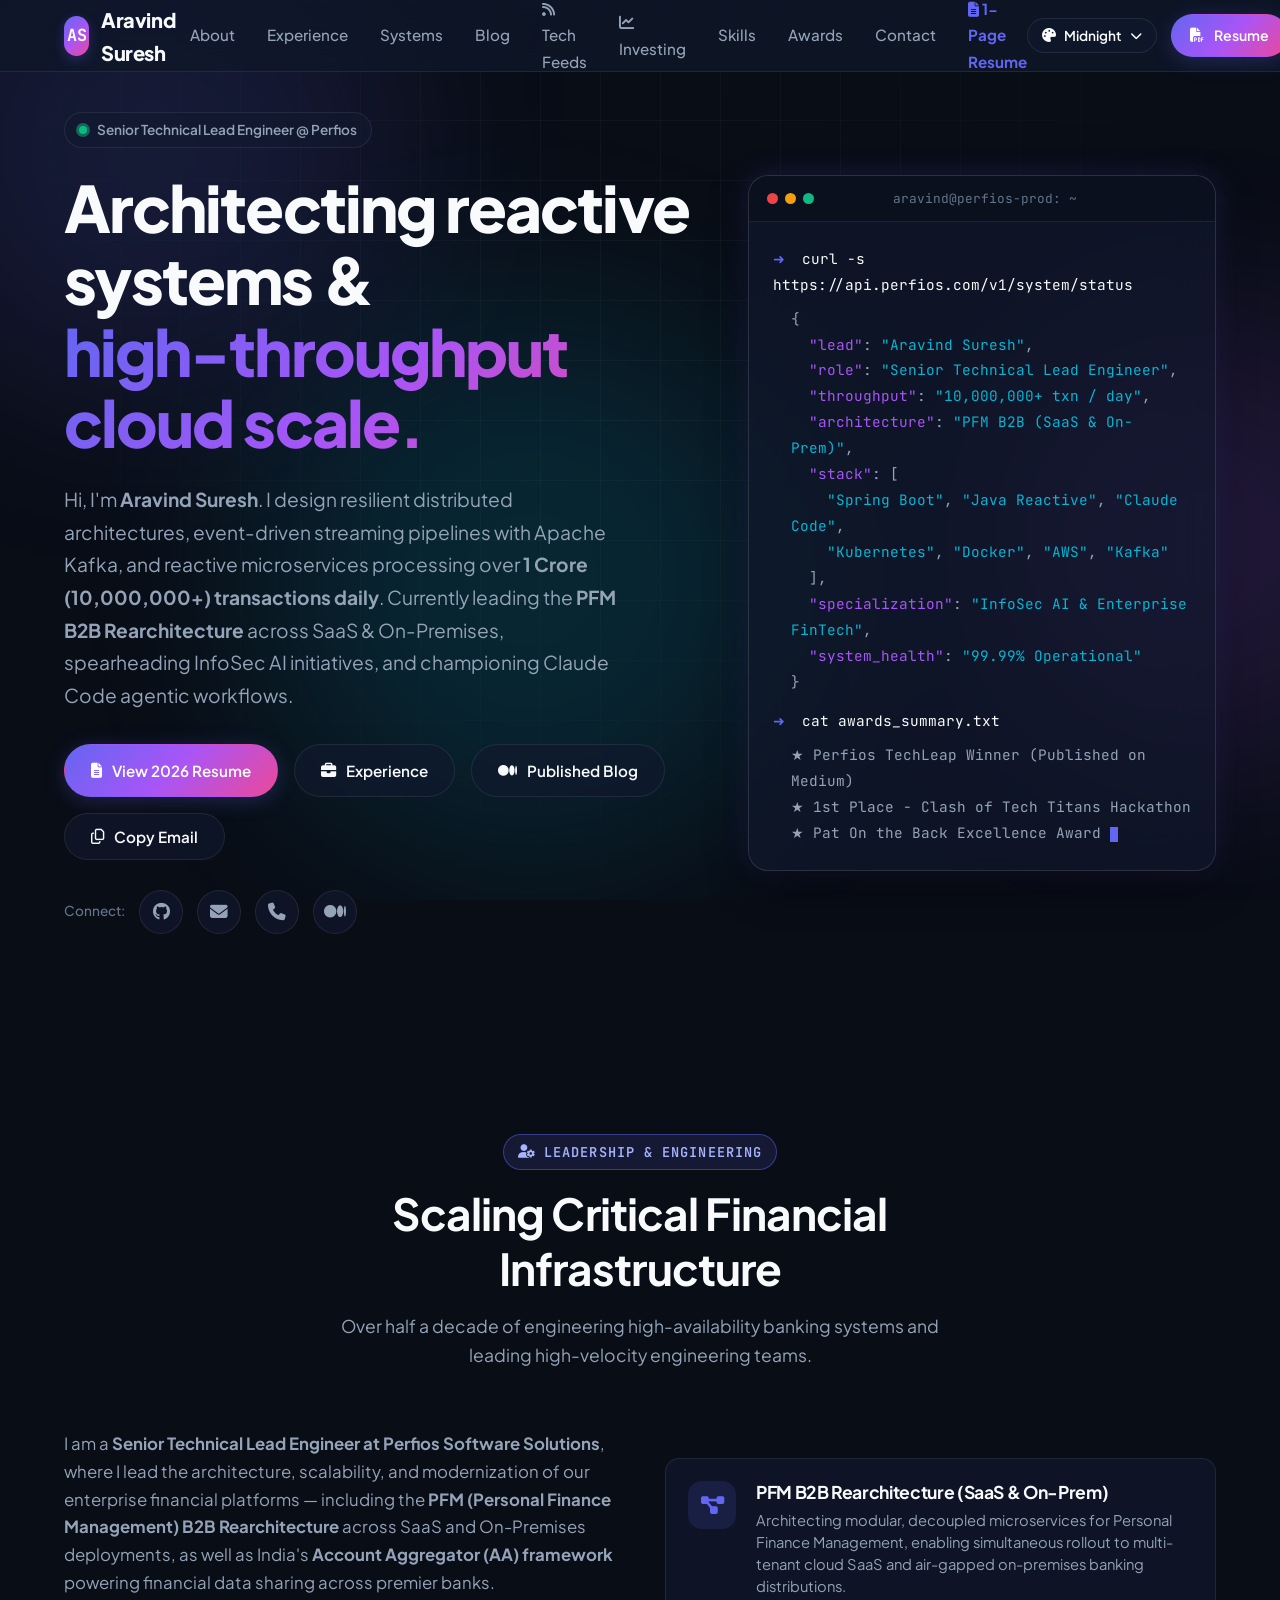
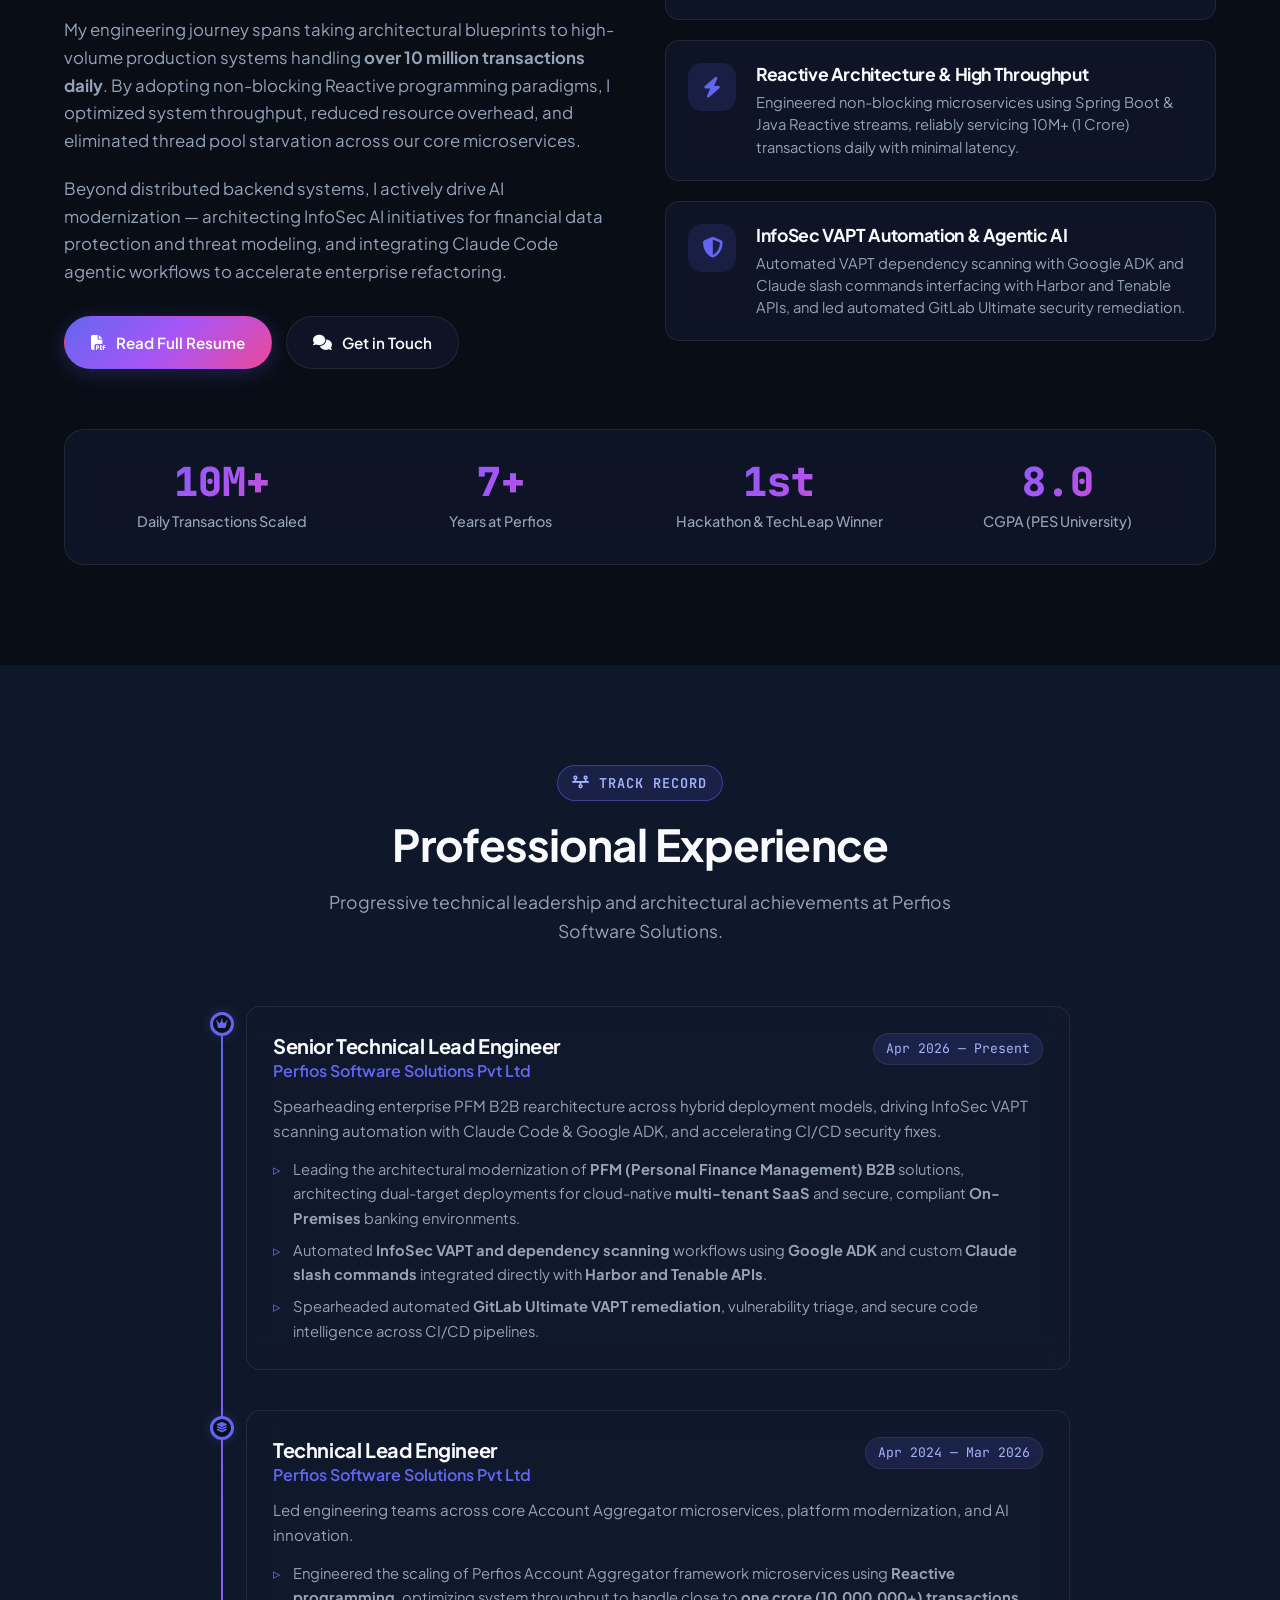
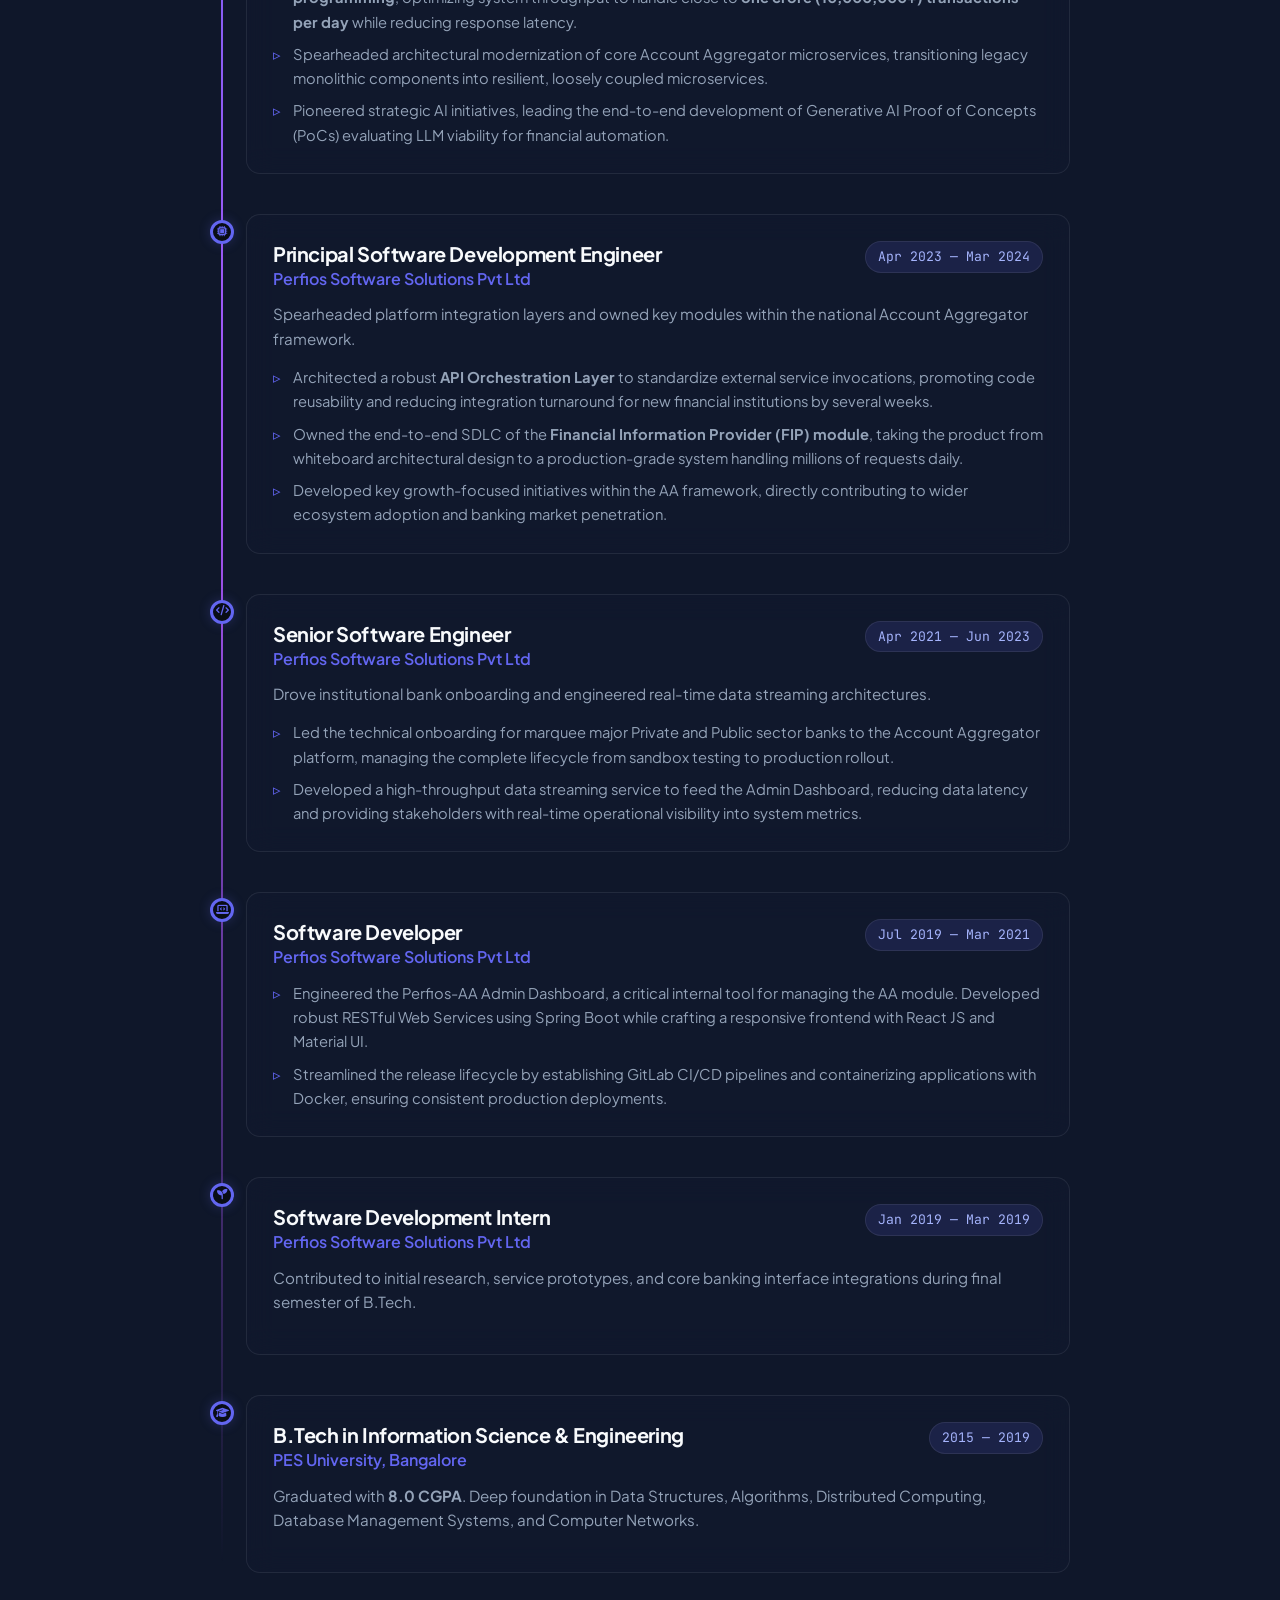
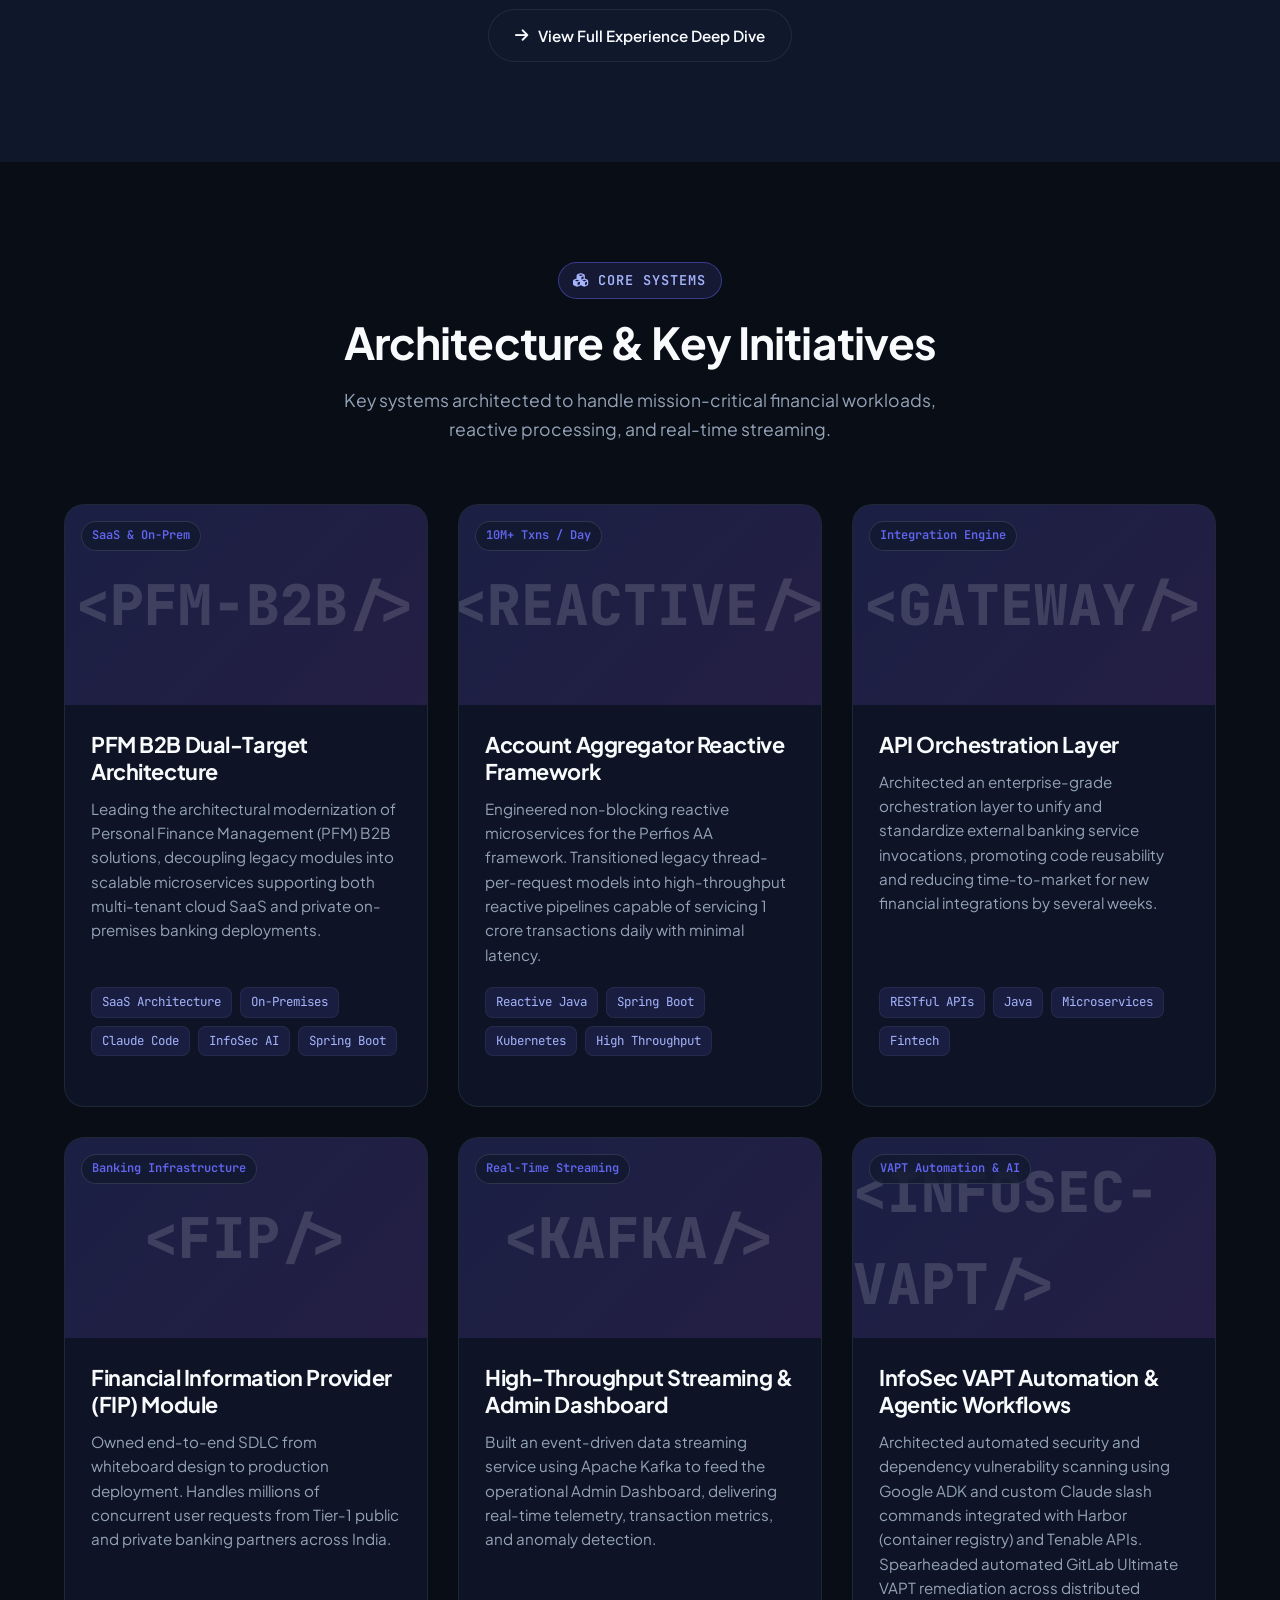
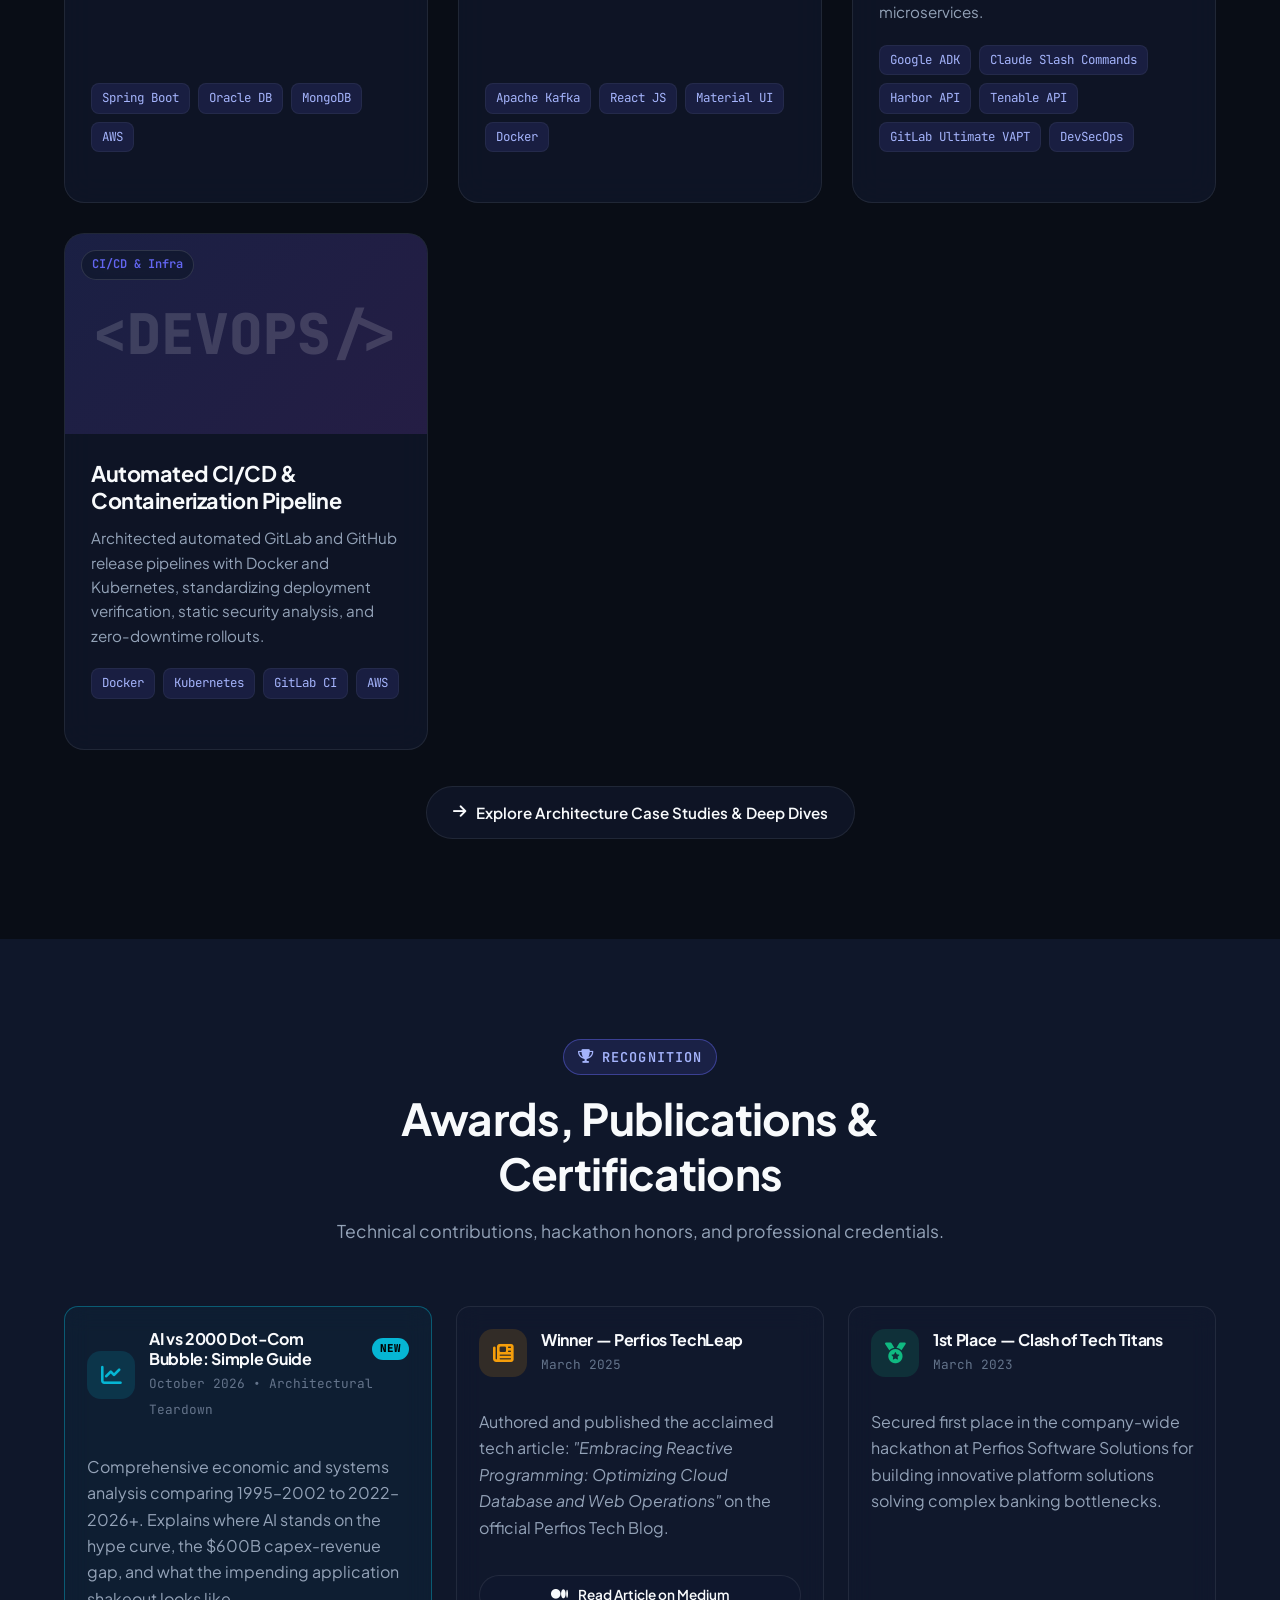
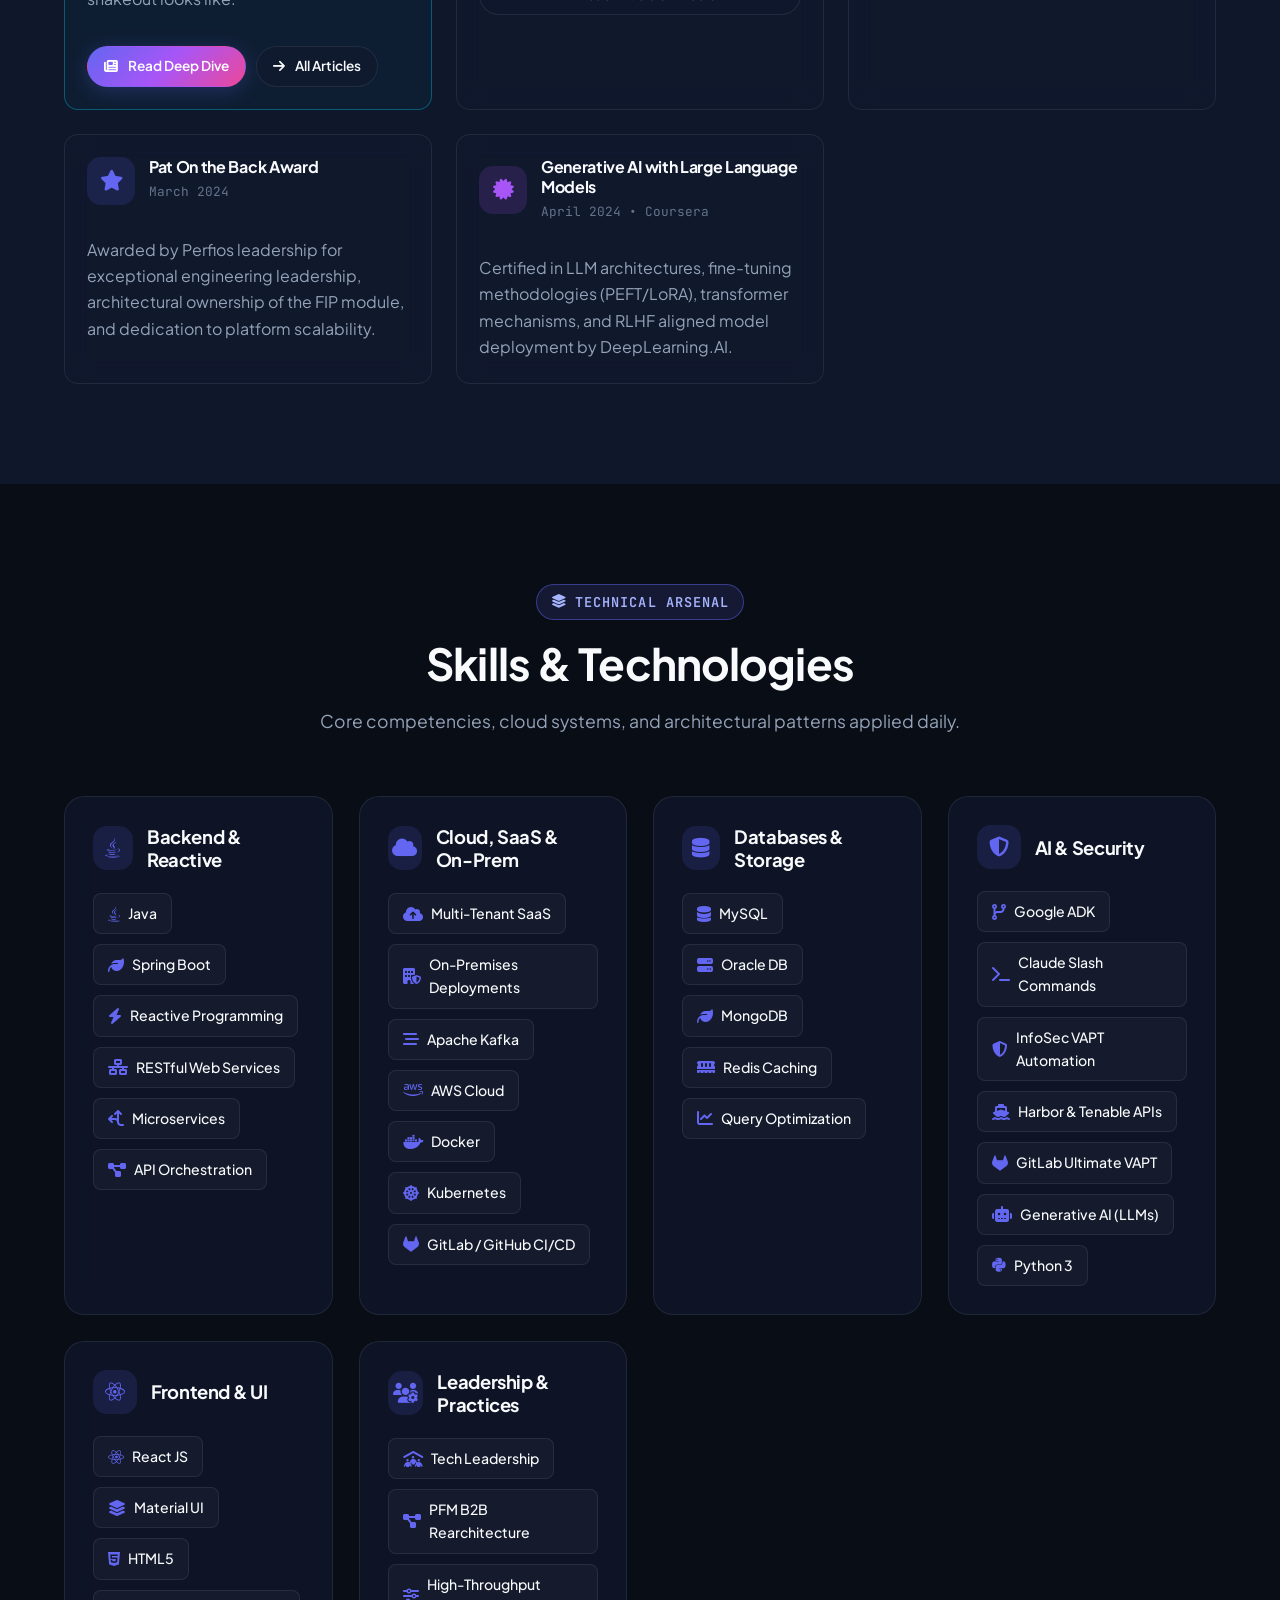
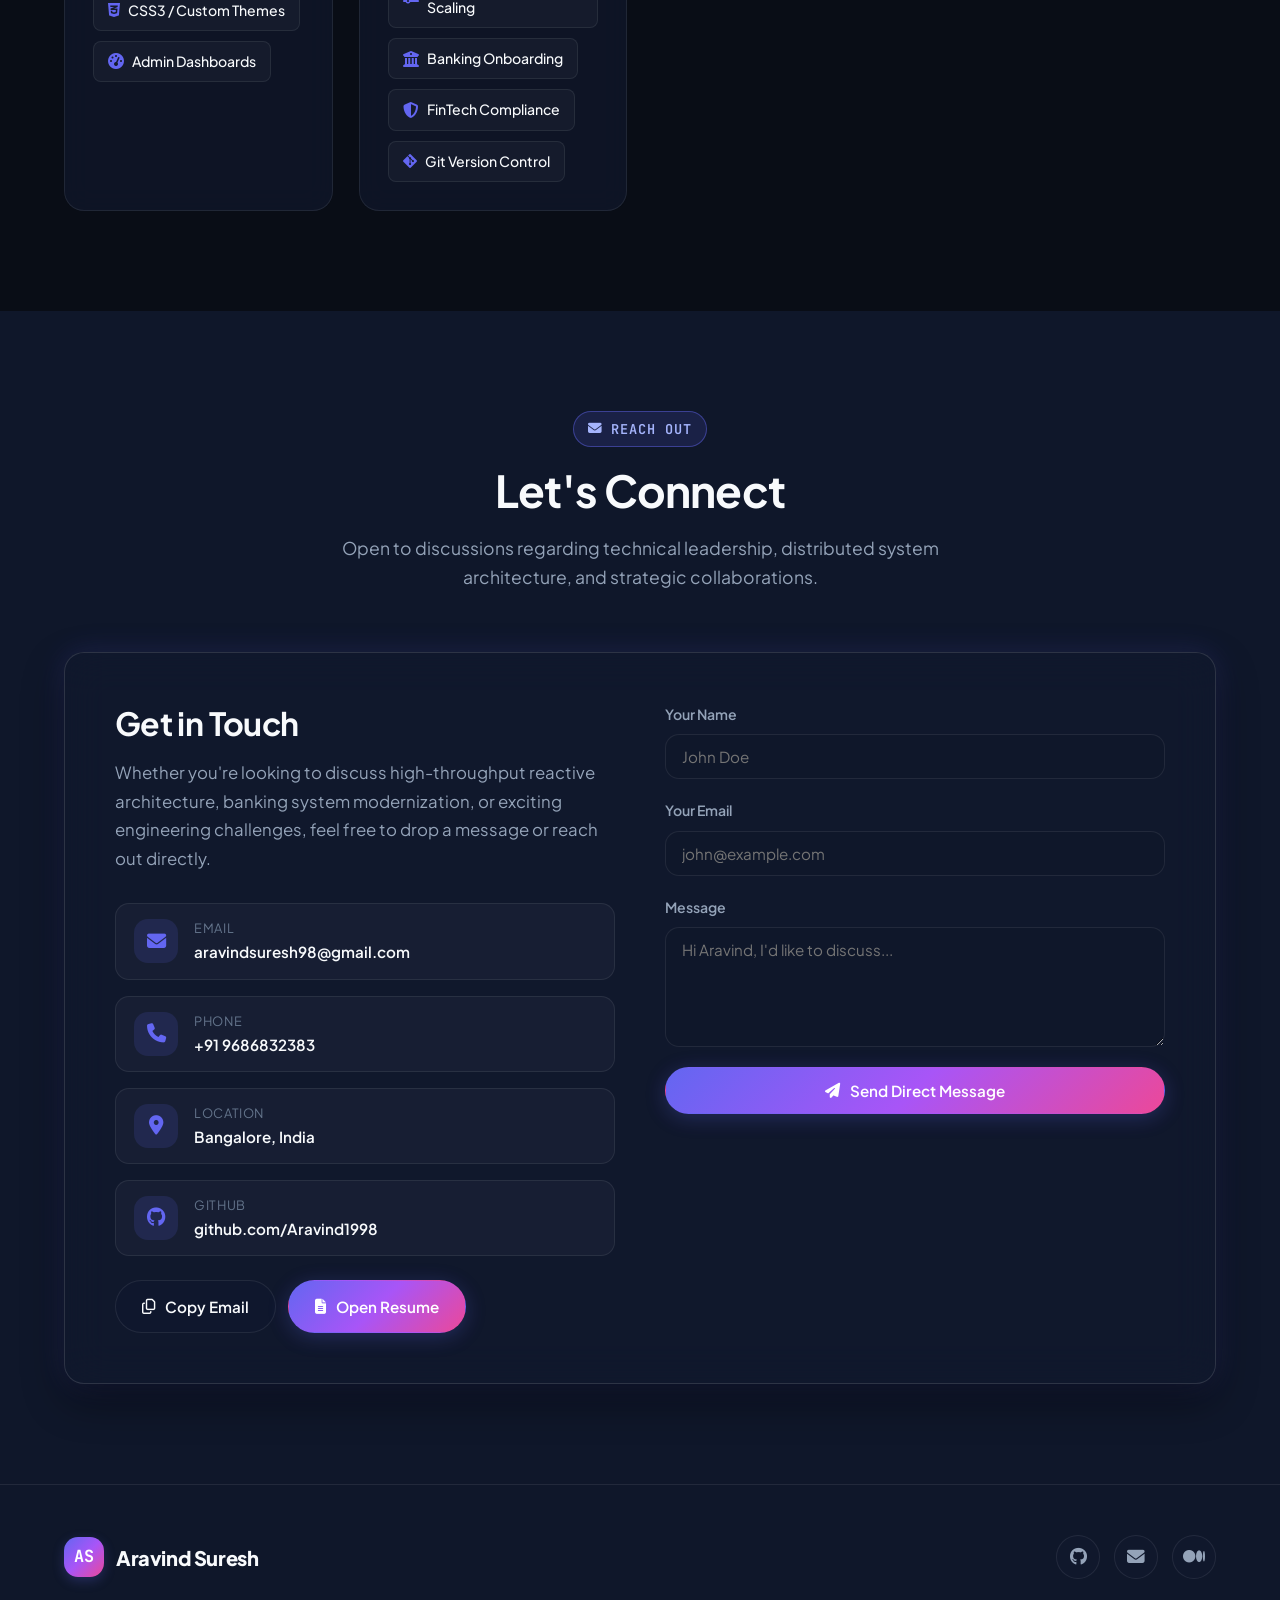
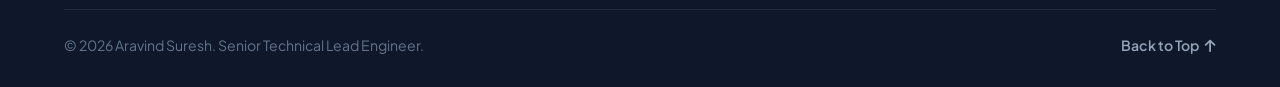
<file: index.html>
<!DOCTYPE html>
<html lang="en">
<head>
  <meta charset="UTF-8">
  <meta name="viewport" content="width=device-width, initial-scale=1.0">
  <title>Aravind Suresh | Senior Technical Lead Engineer</title>

  <!-- SEO & Metadata -->
  <meta name="description" content="Portfolio of Aravind Suresh — Senior Technical Lead Engineer at Perfios specializing in PFM B2B Rearchitecture (SaaS & On-Prem), Reactive Systems (10M+ txns/day), InfoSec AI & Claude Code.">
  <meta name="author" content="Aravind Suresh">
  <meta name="keywords" content="Aravind Suresh, Senior Technical Lead Engineer, Perfios, PFM B2B, SaaS, On-Prem, Reactive Programming, Spring Boot, Java, Claude Code, InfoSec AI, Apache Kafka, Bangalore, Portfolio">

  <!-- Open Graph / Social Cards -->
  <meta property="og:type" content="website">
  <meta property="og:url" content="https://aravind1998.github.io/">
  <meta property="og:title" content="Aravind Suresh | Senior Technical Lead Engineer">
  <meta property="og:description" content="Senior Technical Lead Engineer specializing in PFM B2B Rearchitecture (SaaS & On-Prem), Reactive Systems (10M+ txn/day), InfoSec AI, and Claude Code.">
  <meta name="twitter:card" content="summary_large_image">

  <!-- Favicon -->
  <link rel="icon" href="data:image/svg+xml,<svg xmlns=%22http://www.w3.org/2000/svg%22 viewBox=%220%200%20100%20100%22><rect width=%22100%22 height=%22100%22 rx=%2220%22 fill=%22%236366f1%22/><text y=%22.68em%22 x=%2250%25%22 font-size=%2252%22 font-family=%22sans-serif%22 font-weight=%22bold%22 fill=%22white%22 text-anchor=%22middle%22>AS</text></svg>">

  <!-- Stylesheets -->
  <link rel="stylesheet" href="https://cdnjs.cloudflare.com/ajax/libs/font-awesome/6.5.1/css/all.min.css" integrity="sha512-DTOQO9RWCH3ppGqcWaEA1BIZOC6xxalwEsw9c2QQeAIftl+Vegovlnee1c9QX4TctnWMn13TZye+giMm8e2LwA==" crossorigin="anonymous" referrerpolicy="no-referrer" />
  <link rel="stylesheet" href="assets/css/custom-theme.css">
</head>
<body>

  <!-- Ambient Light Orbs for Background Glow -->
  <div class="ambient-bg" aria-hidden="true">
    <div class="ambient-grid"></div>
    <div class="ambient-orb ambient-orb-1"></div>
    <div class="ambient-orb ambient-orb-2"></div>
    <div class="ambient-orb ambient-orb-3"></div>
  </div>

  <!-- Navigation Bar -->
  <header class="header-nav">
    <div class="container nav-container">
      <a href="#" class="nav-logo" aria-label="Aravind Suresh Home">
        <div class="logo-badge">AS</div>
        <span>Aravind Suresh</span>
      </a>

      <ul class="nav-links" id="nav-links">
        <li><a href="#about" class="nav-link">About</a></li>
        <li><a href="experience.html" class="nav-link">Experience</a></li>
        <li><a href="projects.html" class="nav-link">Systems</a></li>
        <li><a href="blog.html" class="nav-link">Blog</a></li>
        <li><a href="/curated-tech-feeds/" class="nav-link"><i class="fa-solid fa-rss"></i> Tech Feeds</a></li>
        <li><a href="/indian-equity-feeds/" class="nav-link"><i class="fa-solid fa-chart-line"></i> Investing</a></li>
        <li><a href="#skills" class="nav-link">Skills</a></li>
        <li><a href="#awards" class="nav-link">Awards</a></li>
        <li><a href="contact.html" class="nav-link">Contact</a></li>
        <li><a href="resume.html" class="nav-link" style="color: var(--accent-primary); font-weight: 700;"><i class="fa-solid fa-file-lines"></i> 1-Page Resume</a></li>
      </ul>

      <div class="nav-actions">
        <!-- Custom Multi-Theme Picker -->
        <div class="theme-picker-wrapper">
          <button class="theme-btn" id="theme-picker-btn" aria-label="Select theme palette" title="Switch Theme">
            <i class="fa-solid fa-palette"></i>
            <span id="current-theme-label">Theme</span>
            <i class="fa-solid fa-chevron-down" style="font-size: 0.75rem;"></i>
          </button>
          <div class="theme-dropdown" id="theme-dropdown">
            <button class="theme-option active" data-set-theme="midnight">
              <span class="theme-color-dot dot-midnight"></span> Midnight (Dark)
            </button>
            <button class="theme-option" data-set-theme="cyber">
              <span class="theme-color-dot dot-cyber"></span> Cyberpunk (Neon)
            </button>
            <button class="theme-option" data-set-theme="nord">
              <span class="theme-color-dot dot-nord"></span> Nord Frost
            </button>
            <button class="theme-option" data-set-theme="light">
              <span class="theme-color-dot dot-light"></span> Minimal Light
            </button>
          </div>
        </div>

        <a href="resume.html" class="btn btn-primary" style="padding: 9px 18px; font-size: 0.88rem;">
          <i class="fa-solid fa-file-pdf"></i> Resume
        </a>

        <!-- Mobile Menu Toggle -->
        <button class="mobile-menu-btn" id="mobile-menu-toggle" aria-label="Toggle navigation menu">
          <i class="fa-solid fa-bars"></i>
        </button>
      </div>
    </div>
  </header>

  <main>
    <!-- Hero Section -->
    <section class="hero-section" id="hero">
      <div class="container">
        <div class="hero-grid">
          <div class="hero-content">
            <div class="status-badge">
              <span class="status-dot"></span>
              <span>Senior Technical Lead Engineer @ Perfios</span>
            </div>

            <h1 class="hero-title">
              Architecting reactive systems &amp; <span class="gradient-text">high-throughput cloud scale.</span>
            </h1>

            <p class="hero-subtitle">
              Hi, I'm <strong>Aravind Suresh</strong>. I design resilient distributed architectures, event-driven streaming pipelines with Apache Kafka, and reactive microservices processing over <strong>1 Crore (10,000,000+) transactions daily</strong>. Currently leading the <strong>PFM B2B Rearchitecture</strong> across SaaS &amp; On-Premises, spearheading InfoSec AI initiatives, and championing Claude Code agentic workflows.
            </p>

            <div class="hero-cta-group">
              <a href="resume.html" class="btn btn-primary">
                <i class="fa-solid fa-file-lines"></i>
                <span>View 2026 Resume</span>
              </a>
              <a href="#experience" class="btn btn-secondary">
                <i class="fa-solid fa-briefcase"></i>
                <span>Experience</span>
              </a>
              <a href="https://medium.com/perfiostechblog/embracing-reactive-programming-optimizing-cloud-database-and-web-operations-36e16913ded9" target="_blank" rel="noopener noreferrer" class="btn btn-secondary" title="Read on Medium">
                <i class="fa-brands fa-medium"></i>
                <span>Published Blog</span>
              </a>
              <button class="btn btn-secondary copy-email-btn" title="Copy email to clipboard">
                <i class="fa-regular fa-copy"></i>
                <span>Copy Email</span>
              </button>
            </div>

            <div class="hero-socials">
              <span>Connect:</span>
              <a href="https://github.com/Aravind1998" target="_blank" rel="noopener noreferrer" class="btn-icon" title="GitHub">
                <i class="fa-brands fa-github"></i>
              </a>
              <a href="mailto:aravindsuresh98@gmail.com" class="btn-icon" title="Email">
                <i class="fa-solid fa-envelope"></i>
              </a>
              <a href="tel:+919686832383" class="btn-icon" title="Call">
                <i class="fa-solid fa-phone"></i>
              </a>
              <a href="https://medium.com/perfiostechblog/embracing-reactive-programming-optimizing-cloud-database-and-web-operations-36e16913ded9" target="_blank" rel="noopener noreferrer" class="btn-icon" title="Medium Publication">
                <i class="fa-brands fa-medium"></i>
              </a>
            </div>
          </div>

          <!-- Glassmorphic Terminal Card -->
          <div class="hero-visual">
            <div class="terminal-card">
              <div class="terminal-header">
                <div class="terminal-dots">
                  <div class="terminal-dot dot-red"></div>
                  <div class="terminal-dot dot-yellow"></div>
                  <div class="terminal-dot dot-green"></div>
                </div>
                <div class="terminal-title">aravind@perfios-prod: ~</div>
                <div style="width: 40px;"></div>
              </div>
              <div class="terminal-body">
                <div class="terminal-line">
                  <span class="terminal-prompt">➜</span>
                  <span class="terminal-cmd">curl -s https://api.perfios.com/v1/system/status</span>
                </div>
                <div class="terminal-output">
                  {<br>
                  &nbsp;&nbsp;<span class="terminal-key">"lead"</span>: <span class="terminal-val">"Aravind Suresh"</span>,<br>
                  &nbsp;&nbsp;<span class="terminal-key">"role"</span>: <span class="terminal-val">"Senior Technical Lead Engineer"</span>,<br>
                  &nbsp;&nbsp;<span class="terminal-key">"throughput"</span>: <span class="terminal-val">"10,000,000+ txn / day"</span>,<br>
                  &nbsp;&nbsp;<span class="terminal-key">"architecture"</span>: <span class="terminal-val">"PFM B2B (SaaS &amp; On-Prem)"</span>,<br>
                  &nbsp;&nbsp;<span class="terminal-key">"stack"</span>: [<br>
                  &nbsp;&nbsp;&nbsp;&nbsp;<span class="terminal-val">"Spring Boot"</span>, <span class="terminal-val">"Java Reactive"</span>, <span class="terminal-val">"Claude Code"</span>,<br>
                  &nbsp;&nbsp;&nbsp;&nbsp;<span class="terminal-val">"Kubernetes"</span>, <span class="terminal-val">"Docker"</span>, <span class="terminal-val">"AWS"</span>, <span class="terminal-val">"Kafka"</span><br>
                  &nbsp;&nbsp;],<br>
                  &nbsp;&nbsp;<span class="terminal-key">"specialization"</span>: <span class="terminal-val">"InfoSec AI &amp; Enterprise FinTech"</span>,<br>
                  &nbsp;&nbsp;<span class="terminal-key">"system_health"</span>: <span class="terminal-val">"99.99% Operational"</span><br>
                  }
                </div>
                <div class="terminal-line">
                  <span class="terminal-prompt">➜</span>
                  <span class="terminal-cmd">cat awards_summary.txt</span>
                </div>
                <div class="terminal-output" style="margin-bottom: 0;">
                  ★ Perfios TechLeap Winner (Published on Medium)<br>
                  ★ 1st Place - Clash of Tech Titans Hackathon<br>
                  ★ Pat On the Back Excellence Award <span class="cursor-blink"></span>
                </div>
              </div>
            </div>
          </div>
        </div>
      </div>
    </section>

    <!-- About Section -->
    <section id="about">
      <div class="container">
        <div class="section-header">
          <span class="section-tag"><i class="fa-solid fa-user-gear"></i> Leadership &amp; Engineering</span>
          <h2 class="section-title">Scaling Critical Financial Infrastructure</h2>
          <p class="section-desc">Over half a decade of engineering high-availability banking systems and leading high-velocity engineering teams.</p>
        </div>

        <div class="about-grid">
          <div class="about-text">
            <p>
              I am a <strong>Senior Technical Lead Engineer at Perfios Software Solutions</strong>, where I lead the architecture, scalability, and modernization of our enterprise financial platforms — including the <strong>PFM (Personal Finance Management) B2B Rearchitecture</strong> across SaaS and On-Premises deployments, as well as India's <strong>Account Aggregator (AA) framework</strong> powering financial data sharing across premier banks.
            </p>
            <p>
              My engineering journey spans taking architectural blueprints to high-volume production systems handling <strong>over 10 million transactions daily</strong>. By adopting non-blocking Reactive programming paradigms, I optimized system throughput, reduced resource overhead, and eliminated thread pool starvation across our core microservices.
            </p>
            <p>
              Beyond distributed backend systems, I actively drive AI modernization — architecting InfoSec AI initiatives for financial data protection and threat modeling, and integrating Claude Code agentic workflows to accelerate enterprise refactoring.
            </p>
            <div style="margin-top: 10px; display: flex; gap: 14px; flex-wrap: wrap;">
              <a href="resume.html" class="btn btn-primary">
                <i class="fa-solid fa-file-pdf"></i> Read Full Resume
              </a>
              <a href="#contact" class="btn btn-secondary">
                <i class="fa-solid fa-comments"></i> Get in Touch
              </a>
            </div>
          </div>

          <div class="about-features">
            <div class="feature-card">
              <div class="feature-icon">
                <i class="fa-solid fa-diagram-project"></i>
              </div>
              <div class="feature-info">
                <h4>PFM B2B Rearchitecture (SaaS &amp; On-Prem)</h4>
                <p>Architecting modular, decoupled microservices for Personal Finance Management, enabling simultaneous rollout to multi-tenant cloud SaaS and air-gapped on-premises banking distributions.</p>
              </div>
            </div>

            <div class="feature-card">
              <div class="feature-icon">
                <i class="fa-solid fa-bolt"></i>
              </div>
              <div class="feature-info">
                <h4>Reactive Architecture &amp; High Throughput</h4>
                <p>Engineered non-blocking microservices using Spring Boot &amp; Java Reactive streams, reliably servicing 10M+ (1 Crore) transactions daily with minimal latency.</p>
              </div>
            </div>

            <div class="feature-card">
              <div class="feature-icon">
                <i class="fa-solid fa-shield-halved"></i>
              </div>
              <div class="feature-info">
                <h4>InfoSec VAPT Automation &amp; Agentic AI</h4>
                <p>Automated VAPT dependency scanning with Google ADK and Claude slash commands interfacing with Harbor and Tenable APIs, and led automated GitLab Ultimate security remediation.</p>
              </div>
            </div>
          </div>
        </div>

        <!-- Metric Highlights -->
        <div class="stats-strip">
          <div class="stat-item">
            <div class="stat-number">10M+</div>
            <div class="stat-label">Daily Transactions Scaled</div>
          </div>
          <div class="stat-item">
            <div class="stat-number">7+</div>
            <div class="stat-label">Years at Perfios</div>
          </div>
          <div class="stat-item">
            <div class="stat-number">1st</div>
            <div class="stat-label">Hackathon &amp; TechLeap Winner</div>
          </div>
          <div class="stat-item">
            <div class="stat-number">8.0</div>
            <div class="stat-label">CGPA (PES University)</div>
          </div>
        </div>
      </div>
    </section>

    <!-- Experience Timeline Section -->
    <section id="experience" style="background: var(--bg-secondary);">
      <div class="container">
        <div class="section-header">
          <span class="section-tag"><i class="fa-solid fa-timeline"></i> Track Record</span>
          <h2 class="section-title">Professional Experience</h2>
          <p class="section-desc">Progressive technical leadership and architectural achievements at Perfios Software Solutions.</p>
        </div>

        <div class="timeline-container">
          <!-- Role 1: Senior Technical Lead Engineer -->
          <div class="timeline-item">
            <div class="timeline-dot"><i class="fa-solid fa-crown" style="font-size: 0.65rem; color: var(--accent-primary);"></i></div>
            <div class="timeline-card">
              <div class="timeline-header-wrap">
                <div>
                  <h3 class="timeline-role">Senior Technical Lead Engineer</h3>
                  <div class="timeline-company">Perfios Software Solutions Pvt Ltd</div>
                </div>
                <div class="timeline-date">Apr 2026 — Present</div>
              </div>
              <p class="timeline-desc">
                Spearheading enterprise PFM B2B rearchitecture across hybrid deployment models, driving InfoSec VAPT scanning automation with Claude Code &amp; Google ADK, and accelerating CI/CD security fixes.
              </p>
              <ul class="timeline-bullets">
                <li>Leading the architectural modernization of <strong>PFM (Personal Finance Management) B2B</strong> solutions, architecting dual-target deployments for cloud-native <strong>multi-tenant SaaS</strong> and secure, compliant <strong>On-Premises</strong> banking environments.</li>
                <li>Automated <strong>InfoSec VAPT and dependency scanning</strong> workflows using <strong>Google ADK</strong> and custom <strong>Claude slash commands</strong> integrated directly with <strong>Harbor and Tenable APIs</strong>.</li>
                <li>Spearheaded automated <strong>GitLab Ultimate VAPT remediation</strong>, vulnerability triage, and secure code intelligence across CI/CD pipelines.</li>
              </ul>
            </div>
          </div>

          <!-- Role 2: Technical Lead Engineer -->
          <div class="timeline-item">
            <div class="timeline-dot"><i class="fa-solid fa-layer-group" style="font-size: 0.65rem; color: var(--accent-primary);"></i></div>
            <div class="timeline-card">
              <div class="timeline-header-wrap">
                <div>
                  <h3 class="timeline-role">Technical Lead Engineer</h3>
                  <div class="timeline-company">Perfios Software Solutions Pvt Ltd</div>
                </div>
                <div class="timeline-date">Apr 2024 — Mar 2026</div>
              </div>
              <p class="timeline-desc">
                Led engineering teams across core Account Aggregator microservices, platform modernization, and AI innovation.
              </p>
              <ul class="timeline-bullets">
                <li>Engineered the scaling of Perfios Account Aggregator framework microservices using <strong>Reactive programming</strong>, optimizing system throughput to handle close to <strong>one crore (10,000,000+) transactions per day</strong> while reducing response latency.</li>
                <li>Spearheaded architectural modernization of core Account Aggregator microservices, transitioning legacy monolithic components into resilient, loosely coupled microservices.</li>
                <li>Pioneered strategic AI initiatives, leading the end-to-end development of Generative AI Proof of Concepts (PoCs) evaluating LLM viability for financial automation.</li>
              </ul>
            </div>
          </div>

          <!-- Role 2: Principal SDE -->
          <div class="timeline-item">
            <div class="timeline-dot"><i class="fa-solid fa-microchip" style="font-size: 0.65rem; color: var(--accent-primary);"></i></div>
            <div class="timeline-card">
              <div class="timeline-header-wrap">
                <div>
                  <h3 class="timeline-role">Principal Software Development Engineer</h3>
                  <div class="timeline-company">Perfios Software Solutions Pvt Ltd</div>
                </div>
                <div class="timeline-date">Apr 2023 — Mar 2024</div>
              </div>
              <p class="timeline-desc">
                Spearheaded platform integration layers and owned key modules within the national Account Aggregator framework.
              </p>
              <ul class="timeline-bullets">
                <li>Architected a robust <strong>API Orchestration Layer</strong> to standardize external service invocations, promoting code reusability and reducing integration turnaround for new financial institutions by several weeks.</li>
                <li>Owned the end-to-end SDLC of the <strong>Financial Information Provider (FIP) module</strong>, taking the product from whiteboard architectural design to a production-grade system handling millions of requests daily.</li>
                <li>Developed key growth-focused initiatives within the AA framework, directly contributing to wider ecosystem adoption and banking market penetration.</li>
              </ul>
            </div>
          </div>

          <!-- Role 3: Senior Software Engineer -->
          <div class="timeline-item">
            <div class="timeline-dot"><i class="fa-solid fa-code" style="font-size: 0.65rem; color: var(--accent-primary);"></i></div>
            <div class="timeline-card">
              <div class="timeline-header-wrap">
                <div>
                  <h3 class="timeline-role">Senior Software Engineer</h3>
                  <div class="timeline-company">Perfios Software Solutions Pvt Ltd</div>
                </div>
                <div class="timeline-date">Apr 2021 — Jun 2023</div>
              </div>
              <p class="timeline-desc">
                Drove institutional bank onboarding and engineered real-time data streaming architectures.
              </p>
              <ul class="timeline-bullets">
                <li>Led the technical onboarding for marquee major Private and Public sector banks to the Account Aggregator platform, managing the complete lifecycle from sandbox testing to production rollout.</li>
                <li>Developed a high-throughput data streaming service to feed the Admin Dashboard, reducing data latency and providing stakeholders with real-time operational visibility into system metrics.</li>
              </ul>
            </div>
          </div>

          <!-- Role 4: Software Developer -->
          <div class="timeline-item">
            <div class="timeline-dot"><i class="fa-solid fa-laptop-code" style="font-size: 0.65rem; color: var(--accent-primary);"></i></div>
            <div class="timeline-card">
              <div class="timeline-header-wrap">
                <div>
                  <h3 class="timeline-role">Software Developer</h3>
                  <div class="timeline-company">Perfios Software Solutions Pvt Ltd</div>
                </div>
                <div class="timeline-date">Jul 2019 — Mar 2021</div>
              </div>
              <ul class="timeline-bullets">
                <li>Engineered the Perfios-AA Admin Dashboard, a critical internal tool for managing the AA module. Developed robust RESTful Web Services using Spring Boot while crafting a responsive frontend with React JS and Material UI.</li>
                <li>Streamlined the release lifecycle by establishing GitLab CI/CD pipelines and containerizing applications with Docker, ensuring consistent production deployments.</li>
              </ul>
            </div>
          </div>

          <!-- Role 5: Intern -->
          <div class="timeline-item">
            <div class="timeline-dot"><i class="fa-solid fa-seedling" style="font-size: 0.65rem; color: var(--accent-primary);"></i></div>
            <div class="timeline-card">
              <div class="timeline-header-wrap">
                <div>
                  <h3 class="timeline-role">Software Development Intern</h3>
                  <div class="timeline-company">Perfios Software Solutions Pvt Ltd</div>
                </div>
                <div class="timeline-date">Jan 2019 — Mar 2019</div>
              </div>
              <p class="timeline-desc">
                Contributed to initial research, service prototypes, and core banking interface integrations during final semester of B.Tech.
              </p>
            </div>
          </div>

          <!-- Education -->
          <div class="timeline-item">
            <div class="timeline-dot"><i class="fa-solid fa-graduation-cap" style="font-size: 0.65rem; color: var(--accent-primary);"></i></div>
            <div class="timeline-card">
              <div class="timeline-header-wrap">
                <div>
                  <h3 class="timeline-role">B.Tech in Information Science &amp; Engineering</h3>
                  <div class="timeline-company">PES University, Bangalore</div>
                </div>
                <div class="timeline-date">2015 — 2019</div>
              </div>
              <p class="timeline-desc">
                Graduated with <strong>8.0 CGPA</strong>. Deep foundation in Data Structures, Algorithms, Distributed Computing, Database Management Systems, and Computer Networks.
              </p>
            </div>
          </div>
        </div>

        <div style="text-align: center; margin-top: 36px;">
          <a href="experience.html" class="btn btn-secondary">
            <i class="fa-solid fa-arrow-right"></i> View Full Experience Deep Dive
          </a>
        </div>
      </div>
    </section>

    <!-- Systems, Architecture & Impact Section -->
    <section id="projects">
      <div class="container">
        <div class="section-header">
          <span class="section-tag"><i class="fa-solid fa-cubes"></i> Core Systems</span>
          <h2 class="section-title">Architecture &amp; Key Initiatives</h2>
          <p class="section-desc">Key systems architected to handle mission-critical financial workloads, reactive processing, and real-time streaming.</p>
        </div>

        <div class="projects-grid">
          <!-- System 1: PFM B2B -->
          <div class="project-card">
            <div class="project-preview">
              <div class="project-banner-decor">&lt;PFM-B2B/&gt;</div>
              <span class="project-badge-top">SaaS &amp; On-Prem</span>
            </div>
            <div class="project-body">
              <h3 class="project-title">PFM B2B Dual-Target Architecture</h3>
              <p class="project-desc">
                Leading the architectural modernization of Personal Finance Management (PFM) B2B solutions, decoupling legacy modules into scalable microservices supporting both multi-tenant cloud SaaS and private on-premises banking deployments.
              </p>
              <div class="project-tech-tags">
                <span class="tech-tag">SaaS Architecture</span>
                <span class="tech-tag">On-Premises</span>
                <span class="tech-tag">Claude Code</span>
                <span class="tech-tag">InfoSec AI</span>
                <span class="tech-tag">Spring Boot</span>
              </div>
            </div>
          </div>

          <!-- System 2 -->
          <div class="project-card">
            <div class="project-preview">
              <div class="project-banner-decor">&lt;REACTIVE/&gt;</div>
              <span class="project-badge-top">10M+ Txns / Day</span>
            </div>
            <div class="project-body">
              <h3 class="project-title">Account Aggregator Reactive Framework</h3>
              <p class="project-desc">
                Engineered non-blocking reactive microservices for the Perfios AA framework. Transitioned legacy thread-per-request models into high-throughput reactive pipelines capable of servicing 1 crore transactions daily with minimal latency.
              </p>
              <div class="project-tech-tags">
                <span class="tech-tag">Reactive Java</span>
                <span class="tech-tag">Spring Boot</span>
                <span class="tech-tag">Kubernetes</span>
                <span class="tech-tag">High Throughput</span>
              </div>
            </div>
          </div>

          <!-- System 2 -->
          <div class="project-card">
            <div class="project-preview">
              <div class="project-banner-decor">&lt;GATEWAY/&gt;</div>
              <span class="project-badge-top">Integration Engine</span>
            </div>
            <div class="project-body">
              <h3 class="project-title">API Orchestration Layer</h3>
              <p class="project-desc">
                Architected an enterprise-grade orchestration layer to unify and standardize external banking service invocations, promoting code reusability and reducing time-to-market for new financial integrations by several weeks.
              </p>
              <div class="project-tech-tags">
                <span class="tech-tag">RESTful APIs</span>
                <span class="tech-tag">Java</span>
                <span class="tech-tag">Microservices</span>
                <span class="tech-tag">Fintech</span>
              </div>
            </div>
          </div>

          <!-- System 3 -->
          <div class="project-card">
            <div class="project-preview">
              <div class="project-banner-decor">&lt;FIP/&gt;</div>
              <span class="project-badge-top">Banking Infrastructure</span>
            </div>
            <div class="project-body">
              <h3 class="project-title">Financial Information Provider (FIP) Module</h3>
              <p class="project-desc">
                Owned end-to-end SDLC from whiteboard design to production deployment. Handles millions of concurrent user requests from Tier-1 public and private banking partners across India.
              </p>
              <div class="project-tech-tags">
                <span class="tech-tag">Spring Boot</span>
                <span class="tech-tag">Oracle DB</span>
                <span class="tech-tag">MongoDB</span>
                <span class="tech-tag">AWS</span>
              </div>
            </div>
          </div>

          <!-- System 4 -->
          <div class="project-card">
            <div class="project-preview">
              <div class="project-banner-decor">&lt;KAFKA/&gt;</div>
              <span class="project-badge-top">Real-Time Streaming</span>
            </div>
            <div class="project-body">
              <h3 class="project-title">High-Throughput Streaming &amp; Admin Dashboard</h3>
              <p class="project-desc">
                Built an event-driven data streaming service using Apache Kafka to feed the operational Admin Dashboard, delivering real-time telemetry, transaction metrics, and anomaly detection.
              </p>
              <div class="project-tech-tags">
                <span class="tech-tag">Apache Kafka</span>
                <span class="tech-tag">React JS</span>
                <span class="tech-tag">Material UI</span>
                <span class="tech-tag">Docker</span>
              </div>
            </div>
          </div>

          <!-- System 5: InfoSec VAPT Automation & Agentic Workflows -->
          <div class="project-card">
            <div class="project-preview">
              <div class="project-banner-decor">&lt;INFOSEC-VAPT/&gt;</div>
              <span class="project-badge-top">VAPT Automation &amp; AI</span>
            </div>
            <div class="project-body">
              <h3 class="project-title">InfoSec VAPT Automation &amp; Agentic Workflows</h3>
              <p class="project-desc">
                Architected automated security and dependency vulnerability scanning using Google ADK and custom Claude slash commands integrated with Harbor (container registry) and Tenable APIs. Spearheaded automated GitLab Ultimate VAPT remediation across distributed microservices.
              </p>
              <div class="project-tech-tags">
                <span class="tech-tag">Google ADK</span>
                <span class="tech-tag">Claude Slash Commands</span>
                <span class="tech-tag">Harbor API</span>
                <span class="tech-tag">Tenable API</span>
                <span class="tech-tag">GitLab Ultimate VAPT</span>
                <span class="tech-tag">DevSecOps</span>
              </div>
            </div>
          </div>

          <!-- System 6 -->
          <div class="project-card">
            <div class="project-preview">
              <div class="project-banner-decor">&lt;DEVOPS/&gt;</div>
              <span class="project-badge-top">CI/CD &amp; Infra</span>
            </div>
            <div class="project-body">
              <h3 class="project-title">Automated CI/CD &amp; Containerization Pipeline</h3>
              <p class="project-desc">
                Architected automated GitLab and GitHub release pipelines with Docker and Kubernetes, standardizing deployment verification, static security analysis, and zero-downtime rollouts.
              </p>
              <div class="project-tech-tags">
                <span class="tech-tag">Docker</span>
                <span class="tech-tag">Kubernetes</span>
                <span class="tech-tag">GitLab CI</span>
                <span class="tech-tag">AWS</span>
              </div>
            </div>
          </div>
        </div>

        <div style="text-align: center; margin-top: 36px;">
          <a href="projects.html" class="btn btn-secondary">
            <i class="fa-solid fa-arrow-right"></i> Explore Architecture Case Studies &amp; Deep Dives
          </a>
        </div>
      </div>
    </section>

    <!-- Awards, Publications & Certifications Section -->
    <section id="awards" style="background: var(--bg-secondary);">
      <div class="container">
        <div class="section-header">
          <span class="section-tag"><i class="fa-solid fa-trophy"></i> Recognition</span>
          <h2 class="section-title">Awards, Publications &amp; Certifications</h2>
          <p class="section-desc">Technical contributions, hackathon honors, and professional credentials.</p>
        </div>

        <div style="display: grid; grid-template-columns: repeat(auto-fit, minmax(320px, 1fr)); gap: 24px;">
          <!-- Featured Blog Post Card -->
          <div class="feature-card" style="flex-direction: column; border-color: rgba(6, 182, 212, 0.4); background: rgba(6, 182, 212, 0.05);">
            <div style="display: flex; align-items: center; gap: 14px;">
              <div class="feature-icon" style="color: #06b6d4; background: rgba(6, 182, 212, 0.15);">
                <i class="fa-solid fa-chart-line"></i>
              </div>
              <div>
                <div style="display: flex; align-items: center; gap: 8px;">
                  <h4>AI vs 2000 Dot-Com Bubble: Simple Guide</h4>
                  <span style="background: #06b6d4; color: #000; font-family: var(--font-mono); font-size: 0.68rem; font-weight: 800; padding: 2px 8px; border-radius: var(--radius-full); text-transform: uppercase;">NEW</span>
                </div>
                <span style="font-family: var(--font-mono); font-size: 0.8rem; color: var(--text-muted);">October 2026 • Architectural Teardown</span>
              </div>
            </div>
            <p style="margin-top: 12px;">
              Comprehensive economic and systems analysis comparing 1995–2002 to 2022–2026+. Explains where AI stands on the hype curve, the $600B capex-revenue gap, and what the impending application shakeout looks like.
            </p>
            <div style="display: flex; gap: 10px; margin-top: 14px;">
              <a href="blog-ai-bubble-vs-dotcom.html" class="btn btn-primary" style="font-size: 0.85rem; padding: 8px 16px;">
                <i class="fa-solid fa-newspaper"></i> Read Deep Dive
              </a>
              <a href="blog.html" class="btn btn-secondary" style="font-size: 0.85rem; padding: 8px 16px;">
                <i class="fa-solid fa-arrow-right"></i> All Articles
              </a>
            </div>
          </div>
          <!-- Card 1 -->
          <div class="feature-card" style="flex-direction: column;">
            <div style="display: flex; align-items: center; gap: 14px;">
              <div class="feature-icon" style="color: #f59e0b; background: rgba(245, 158, 11, 0.15);">
                <i class="fa-solid fa-newspaper"></i>
              </div>
              <div>
                <h4>Winner — Perfios TechLeap</h4>
                <span style="font-family: var(--font-mono); font-size: 0.8rem; color: var(--text-muted);">March 2025</span>
              </div>
            </div>
            <p style="margin-top: 12px;">
              Authored and published the acclaimed tech article: <em>"Embracing Reactive Programming: Optimizing Cloud Database and Web Operations"</em> on the official Perfios Tech Blog.
            </p>
            <a href="https://medium.com/perfiostechblog/embracing-reactive-programming-optimizing-cloud-database-and-web-operations-36e16913ded9" target="_blank" rel="noopener noreferrer" class="btn btn-secondary" style="margin-top: 14px; font-size: 0.85rem; padding: 8px 16px;">
              <i class="fa-brands fa-medium"></i> Read Article on Medium
            </a>
          </div>

          <!-- Card 2 -->
          <div class="feature-card" style="flex-direction: column;">
            <div style="display: flex; align-items: center; gap: 14px;">
              <div class="feature-icon" style="color: #10b981; background: rgba(16, 185, 129, 0.15);">
                <i class="fa-solid fa-medal"></i>
              </div>
              <div>
                <h4>1st Place — Clash of Tech Titans</h4>
                <span style="font-family: var(--font-mono); font-size: 0.8rem; color: var(--text-muted);">March 2023</span>
              </div>
            </div>
            <p style="margin-top: 12px;">
              Secured first place in the company-wide hackathon at Perfios Software Solutions for building innovative platform solutions solving complex banking bottlenecks.
            </p>
          </div>

          <!-- Card 3 -->
          <div class="feature-card" style="flex-direction: column;">
            <div style="display: flex; align-items: center; gap: 14px;">
              <div class="feature-icon" style="color: #6366f1; background: rgba(99, 102, 241, 0.15);">
                <i class="fa-solid fa-star"></i>
              </div>
              <div>
                <h4>Pat On the Back Award</h4>
                <span style="font-family: var(--font-mono); font-size: 0.8rem; color: var(--text-muted);">March 2024</span>
              </div>
            </div>
            <p style="margin-top: 12px;">
              Awarded by Perfios leadership for exceptional engineering leadership, architectural ownership of the FIP module, and dedication to platform scalability.
            </p>
          </div>

          <!-- Card 4 -->
          <div class="feature-card" style="flex-direction: column;">
            <div style="display: flex; align-items: center; gap: 14px;">
              <div class="feature-icon" style="color: #a855f7; background: rgba(168, 85, 247, 0.15);">
                <i class="fa-solid fa-certificate"></i>
              </div>
              <div>
                <h4>Generative AI with Large Language Models</h4>
                <span style="font-family: var(--font-mono); font-size: 0.8rem; color: var(--text-muted);">April 2024 • Coursera</span>
              </div>
            </div>
            <p style="margin-top: 12px;">
              Certified in LLM architectures, fine-tuning methodologies (PEFT/LoRA), transformer mechanisms, and RLHF aligned model deployment by DeepLearning.AI.
            </p>
          </div>
        </div>
      </div>
    </section>

    <!-- Skills & Tech Stack Section -->
    <section id="skills">
      <div class="container">
        <div class="section-header">
          <span class="section-tag"><i class="fa-solid fa-layer-group"></i> Technical Arsenal</span>
          <h2 class="section-title">Skills &amp; Technologies</h2>
          <p class="section-desc">Core competencies, cloud systems, and architectural patterns applied daily.</p>
        </div>

        <div class="skills-grid">
          <!-- Card 1: Core Backend -->
          <div class="skill-category-card">
            <div class="skill-category-header">
              <div class="skill-cat-icon"><i class="fa-brands fa-java"></i></div>
              <h3>Backend &amp; Reactive</h3>
            </div>
            <div class="skills-pill-group">
              <span class="skill-pill"><i class="fa-brands fa-java"></i> Java</span>
              <span class="skill-pill"><i class="fa-solid fa-leaf"></i> Spring Boot</span>
              <span class="skill-pill"><i class="fa-solid fa-bolt"></i> Reactive Programming</span>
              <span class="skill-pill"><i class="fa-solid fa-network-wired"></i> RESTful Web Services</span>
              <span class="skill-pill"><i class="fa-solid fa-arrows-split-up-and-left"></i> Microservices</span>
              <span class="skill-pill"><i class="fa-solid fa-diagram-project"></i> API Orchestration</span>
            </div>
          </div>

          <!-- Card 2: Streaming & Cloud -->
          <div class="skill-category-card">
            <div class="skill-category-header">
              <div class="skill-cat-icon"><i class="fa-solid fa-cloud"></i></div>
              <h3>Cloud, SaaS &amp; On-Prem</h3>
            </div>
            <div class="skills-pill-group">
              <span class="skill-pill"><i class="fa-solid fa-cloud-arrow-up"></i> Multi-Tenant SaaS</span>
              <span class="skill-pill"><i class="fa-solid fa-building-shield"></i> On-Premises Deployments</span>
              <span class="skill-pill"><i class="fa-solid fa-bars-staggered"></i> Apache Kafka</span>
              <span class="skill-pill"><i class="fa-brands fa-aws"></i> AWS Cloud</span>
              <span class="skill-pill"><i class="fa-brands fa-docker"></i> Docker</span>
              <span class="skill-pill"><i class="fa-solid fa-dharmachakra"></i> Kubernetes</span>
              <span class="skill-pill"><i class="fa-brands fa-gitlab"></i> GitLab / GitHub CI/CD</span>
            </div>
          </div>

          <!-- Card 3: Databases -->
          <div class="skill-category-card">
            <div class="skill-category-header">
              <div class="skill-cat-icon"><i class="fa-solid fa-database"></i></div>
              <h3>Databases &amp; Storage</h3>
            </div>
            <div class="skills-pill-group">
              <span class="skill-pill"><i class="fa-solid fa-database"></i> MySQL</span>
              <span class="skill-pill"><i class="fa-solid fa-server"></i> Oracle DB</span>
              <span class="skill-pill"><i class="fa-solid fa-leaf"></i> MongoDB</span>
              <span class="skill-pill"><i class="fa-solid fa-memory"></i> Redis Caching</span>
              <span class="skill-pill"><i class="fa-solid fa-chart-line"></i> Query Optimization</span>
            </div>
          </div>

          <!-- Card 4: AI & Security -->
          <div class="skill-category-card">
            <div class="skill-category-header">
              <div class="skill-cat-icon"><i class="fa-solid fa-shield-halved"></i></div>
              <h3>AI &amp; Security</h3>
            </div>
            <div class="skills-pill-group">
              <span class="skill-pill"><i class="fa-solid fa-code-branch"></i> Google ADK</span>
              <span class="skill-pill"><i class="fa-solid fa-terminal"></i> Claude Slash Commands</span>
              <span class="skill-pill"><i class="fa-solid fa-shield-halved"></i> InfoSec VAPT Automation</span>
              <span class="skill-pill"><i class="fa-solid fa-ship"></i> Harbor &amp; Tenable APIs</span>
              <span class="skill-pill"><i class="fa-brands fa-gitlab"></i> GitLab Ultimate VAPT</span>
              <span class="skill-pill"><i class="fa-solid fa-robot"></i> Generative AI (LLMs)</span>
              <span class="skill-pill"><i class="fa-brands fa-python"></i> Python 3</span>
            </div>
          </div>

          <!-- Card 5: Frontend -->
          <div class="skill-category-card">
            <div class="skill-category-header">
              <div class="skill-cat-icon"><i class="fa-brands fa-react"></i></div>
              <h3>Frontend &amp; UI</h3>
            </div>
            <div class="skills-pill-group">
              <span class="skill-pill"><i class="fa-brands fa-react"></i> React JS</span>
              <span class="skill-pill"><i class="fa-solid fa-layer-group"></i> Material UI</span>
              <span class="skill-pill"><i class="fa-brands fa-html5"></i> HTML5</span>
              <span class="skill-pill"><i class="fa-brands fa-css3-alt"></i> CSS3 / Custom Themes</span>
              <span class="skill-pill"><i class="fa-solid fa-gauge-high"></i> Admin Dashboards</span>
            </div>
          </div>

          <!-- Card 6: Engineering Practices -->
          <div class="skill-category-card">
            <div class="skill-category-header">
              <div class="skill-cat-icon"><i class="fa-solid fa-users-gear"></i></div>
              <h3>Leadership &amp; Practices</h3>
            </div>
            <div class="skills-pill-group">
              <span class="skill-pill"><i class="fa-solid fa-people-roof"></i> Tech Leadership</span>
              <span class="skill-pill"><i class="fa-solid fa-diagram-project"></i> PFM B2B Rearchitecture</span>
              <span class="skill-pill"><i class="fa-solid fa-sliders"></i> High-Throughput Scaling</span>
              <span class="skill-pill"><i class="fa-solid fa-building-columns"></i> Banking Onboarding</span>
              <span class="skill-pill"><i class="fa-solid fa-shield-halved"></i> FinTech Compliance</span>
              <span class="skill-pill"><i class="fa-brands fa-git-alt"></i> Git Version Control</span>
            </div>
          </div>
        </div>
      </div>
    </section>

    <!-- Contact Section -->
    <section id="contact" style="background: var(--bg-secondary);">
      <div class="container">
        <div class="section-header">
          <span class="section-tag"><i class="fa-solid fa-envelope"></i> Reach Out</span>
          <h2 class="section-title">Let's Connect</h2>
          <p class="section-desc">Open to discussions regarding technical leadership, distributed system architecture, and strategic collaborations.</p>
        </div>

        <div class="contact-card-box">
          <div class="contact-left">
            <h3>Get in Touch</h3>
            <p>
              Whether you're looking to discuss high-throughput reactive architecture, banking system modernization, or exciting engineering challenges, feel free to drop a message or reach out directly.
            </p>

            <div class="contact-channels">
              <div class="contact-item">
                <div class="contact-icon-box">
                  <i class="fa-solid fa-envelope"></i>
                </div>
                <div class="contact-detail">
                  <span class="contact-label">Email</span>
                  <a href="mailto:aravindsuresh98@gmail.com" class="contact-value">aravindsuresh98@gmail.com</a>
                </div>
              </div>

              <div class="contact-item">
                <div class="contact-icon-box">
                  <i class="fa-solid fa-phone"></i>
                </div>
                <div class="contact-detail">
                  <span class="contact-label">Phone</span>
                  <a href="tel:+919686832383" class="contact-value">+91 9686832383</a>
                </div>
              </div>

              <div class="contact-item">
                <div class="contact-icon-box">
                  <i class="fa-solid fa-location-dot"></i>
                </div>
                <div class="contact-detail">
                  <span class="contact-label">Location</span>
                  <span class="contact-value">Bangalore, India</span>
                </div>
              </div>

              <div class="contact-item">
                <div class="contact-icon-box">
                  <i class="fa-brands fa-github"></i>
                </div>
                <div class="contact-detail">
                  <span class="contact-label">GitHub</span>
                  <a href="https://github.com/Aravind1998" target="_blank" rel="noopener noreferrer" class="contact-value">github.com/Aravind1998</a>
                </div>
              </div>
            </div>

            <div style="margin-top: 24px; display: flex; gap: 12px; flex-wrap: wrap;">
              <button class="btn btn-secondary copy-email-btn">
                <i class="fa-regular fa-copy"></i>
                <span>Copy Email</span>
              </button>
              <a href="resume.html" class="btn btn-primary">
                <i class="fa-solid fa-file-lines"></i>
                <span>Open Resume</span>
              </a>
            </div>
          </div>

          <!-- Contact Form -->
          <div class="contact-right">
            <form class="contact-form" id="contact-form">
              <div class="form-group">
                <label for="name-input">Your Name</label>
                <input type="text" id="name-input" class="form-control" placeholder="John Doe" required>
              </div>

              <div class="form-group">
                <label for="email-input">Your Email</label>
                <input type="email" id="email-input" class="form-control" placeholder="john@example.com" required>
              </div>

              <div class="form-group">
                <label for="msg-input">Message</label>
                <textarea id="msg-input" class="form-control" placeholder="Hi Aravind, I'd like to discuss..." required></textarea>
              </div>

              <button type="submit" class="btn btn-primary" style="width: 100%;">
                <i class="fa-solid fa-paper-plane"></i> Send Direct Message
              </button>
            </form>
          </div>
        </div>
      </div>
    </section>
  </main>

  <!-- Footer -->
  <footer>
    <div class="container">
      <div class="footer-top">
        <a href="#" class="nav-logo">
          <div class="logo-badge">AS</div>
          <span>Aravind Suresh</span>
        </a>

        <div class="footer-social-links">
          <a href="https://github.com/Aravind1998" target="_blank" rel="noopener noreferrer" class="btn-icon" title="GitHub">
            <i class="fa-brands fa-github"></i>
          </a>
          <a href="mailto:aravindsuresh98@gmail.com" class="btn-icon" title="Email">
            <i class="fa-solid fa-envelope"></i>
          </a>
          <a href="https://medium.com/perfiostechblog/embracing-reactive-programming-optimizing-cloud-database-and-web-operations-36e16913ded9" target="_blank" rel="noopener noreferrer" class="btn-icon" title="Medium Publication">
            <i class="fa-brands fa-medium"></i>
          </a>
        </div>
      </div>

      <div class="footer-bottom">
        <div>
          &copy; 2026 Aravind Suresh. Senior Technical Lead Engineer.
        </div>
        <a href="#" class="back-to-top">
          <span>Back to Top</span>
          <i class="fa-solid fa-arrow-up"></i>
        </a>
      </div>
    </div>
  </footer>

  <!-- Toast Notification -->
  <div class="toast-msg" id="toast-notification">
    <i class="fa-solid fa-circle-check" style="color: #10b981;"></i>
    <span class="toast-text">Notification</span>
  </div>

  <!-- Scripts -->
  <script src="assets/js/custom-site.js"></script>
</body>
</html>
</file>
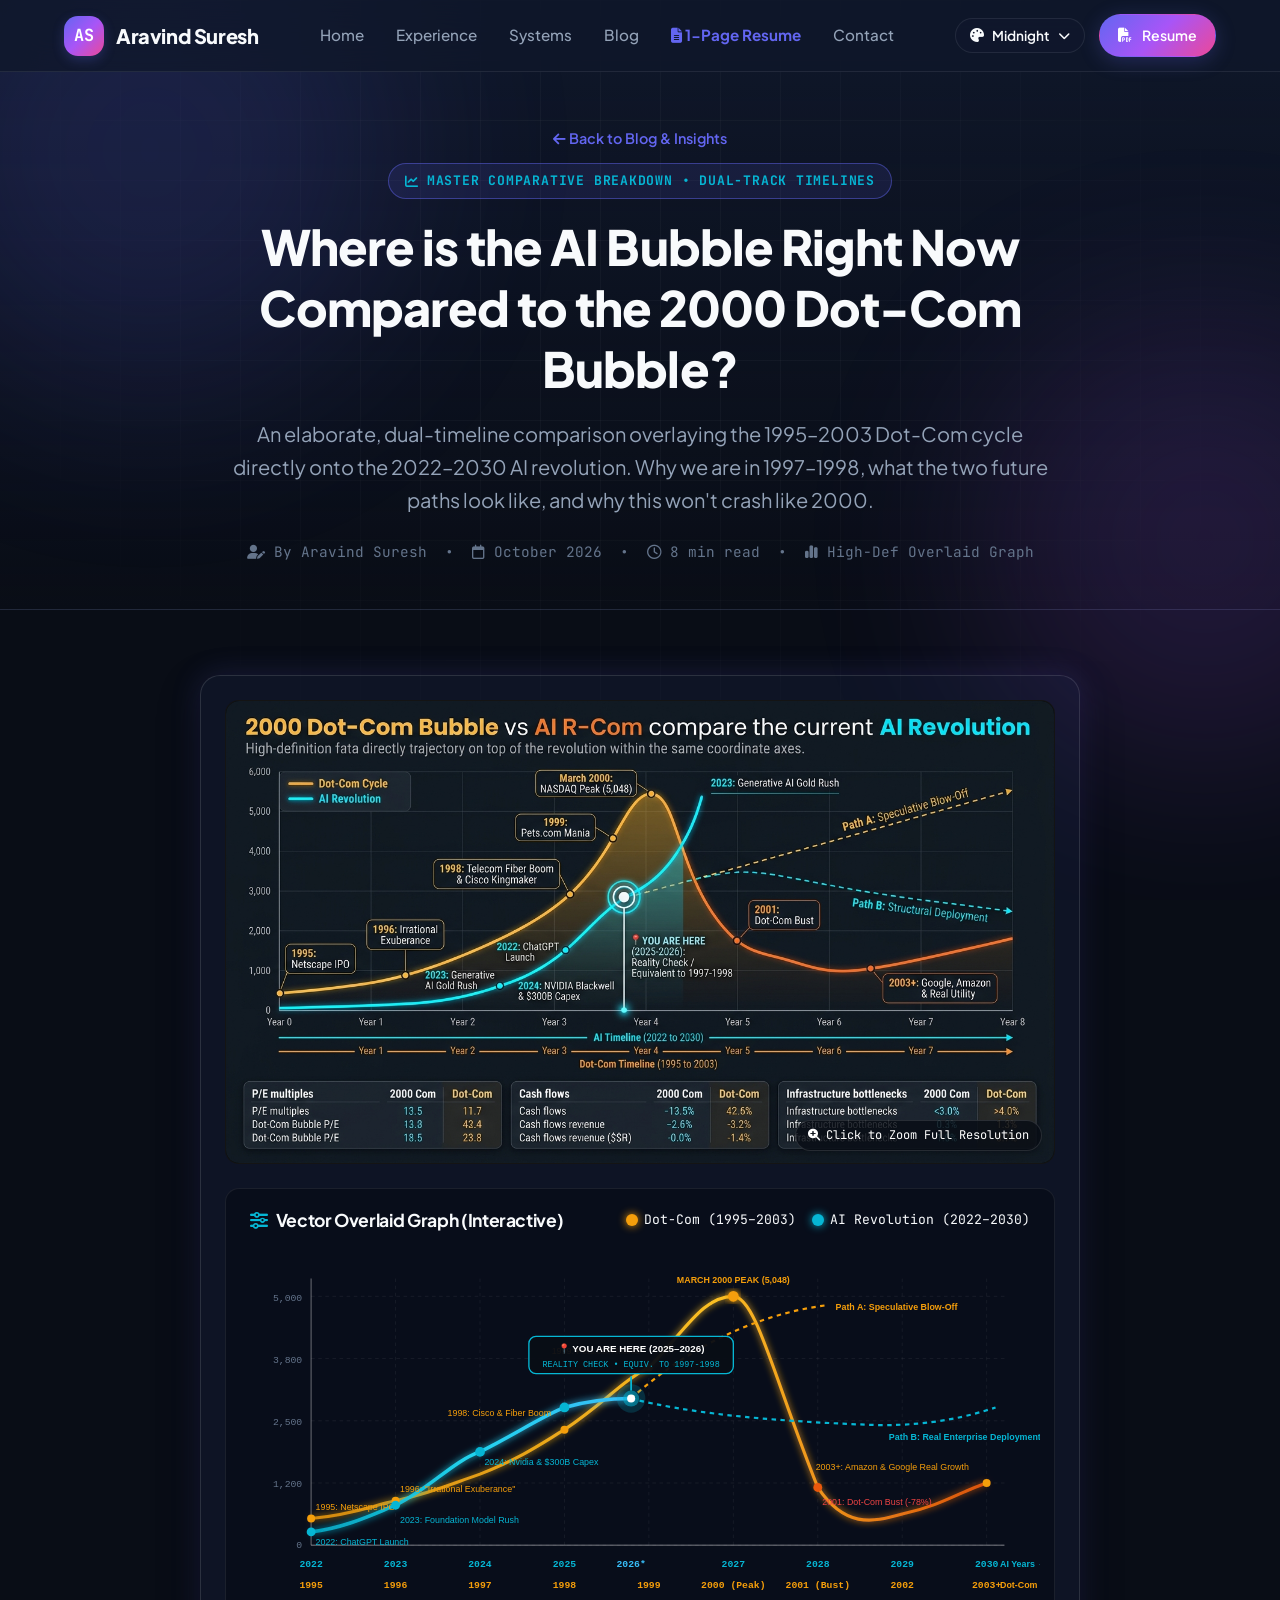
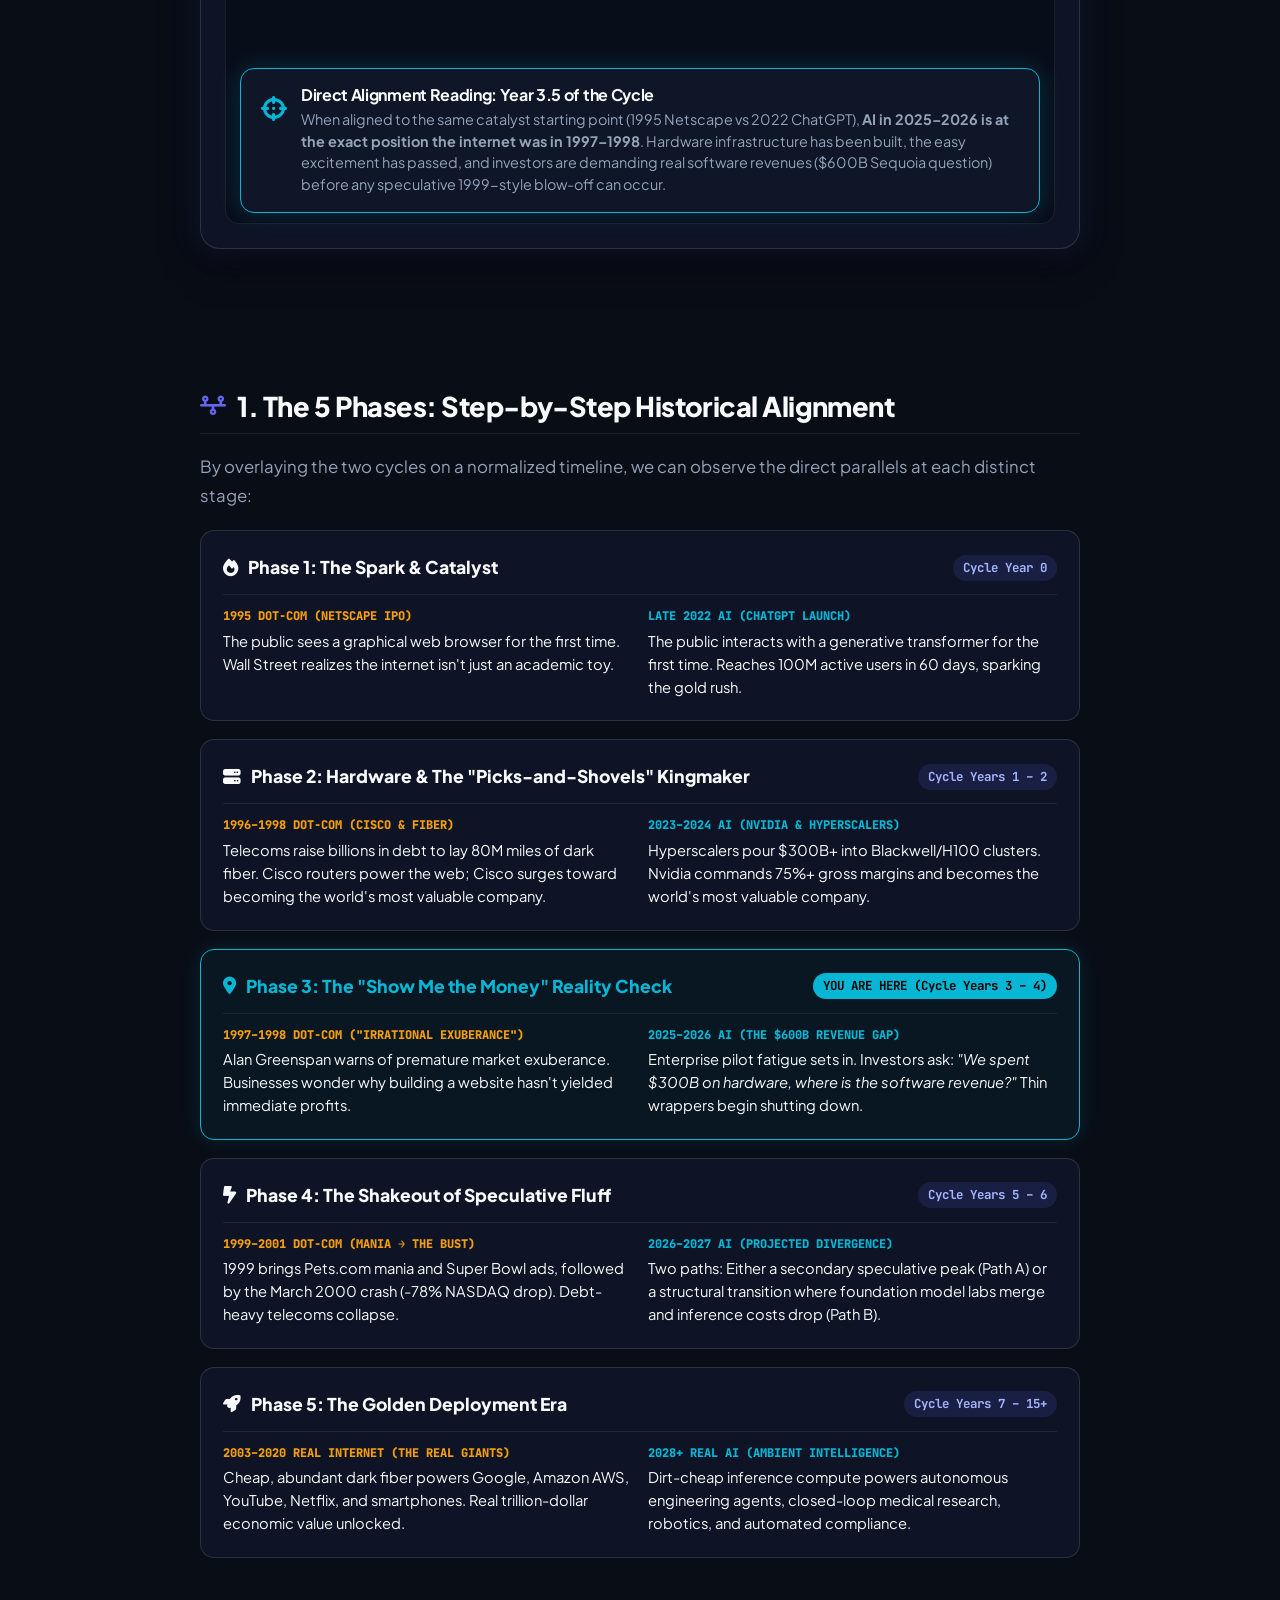
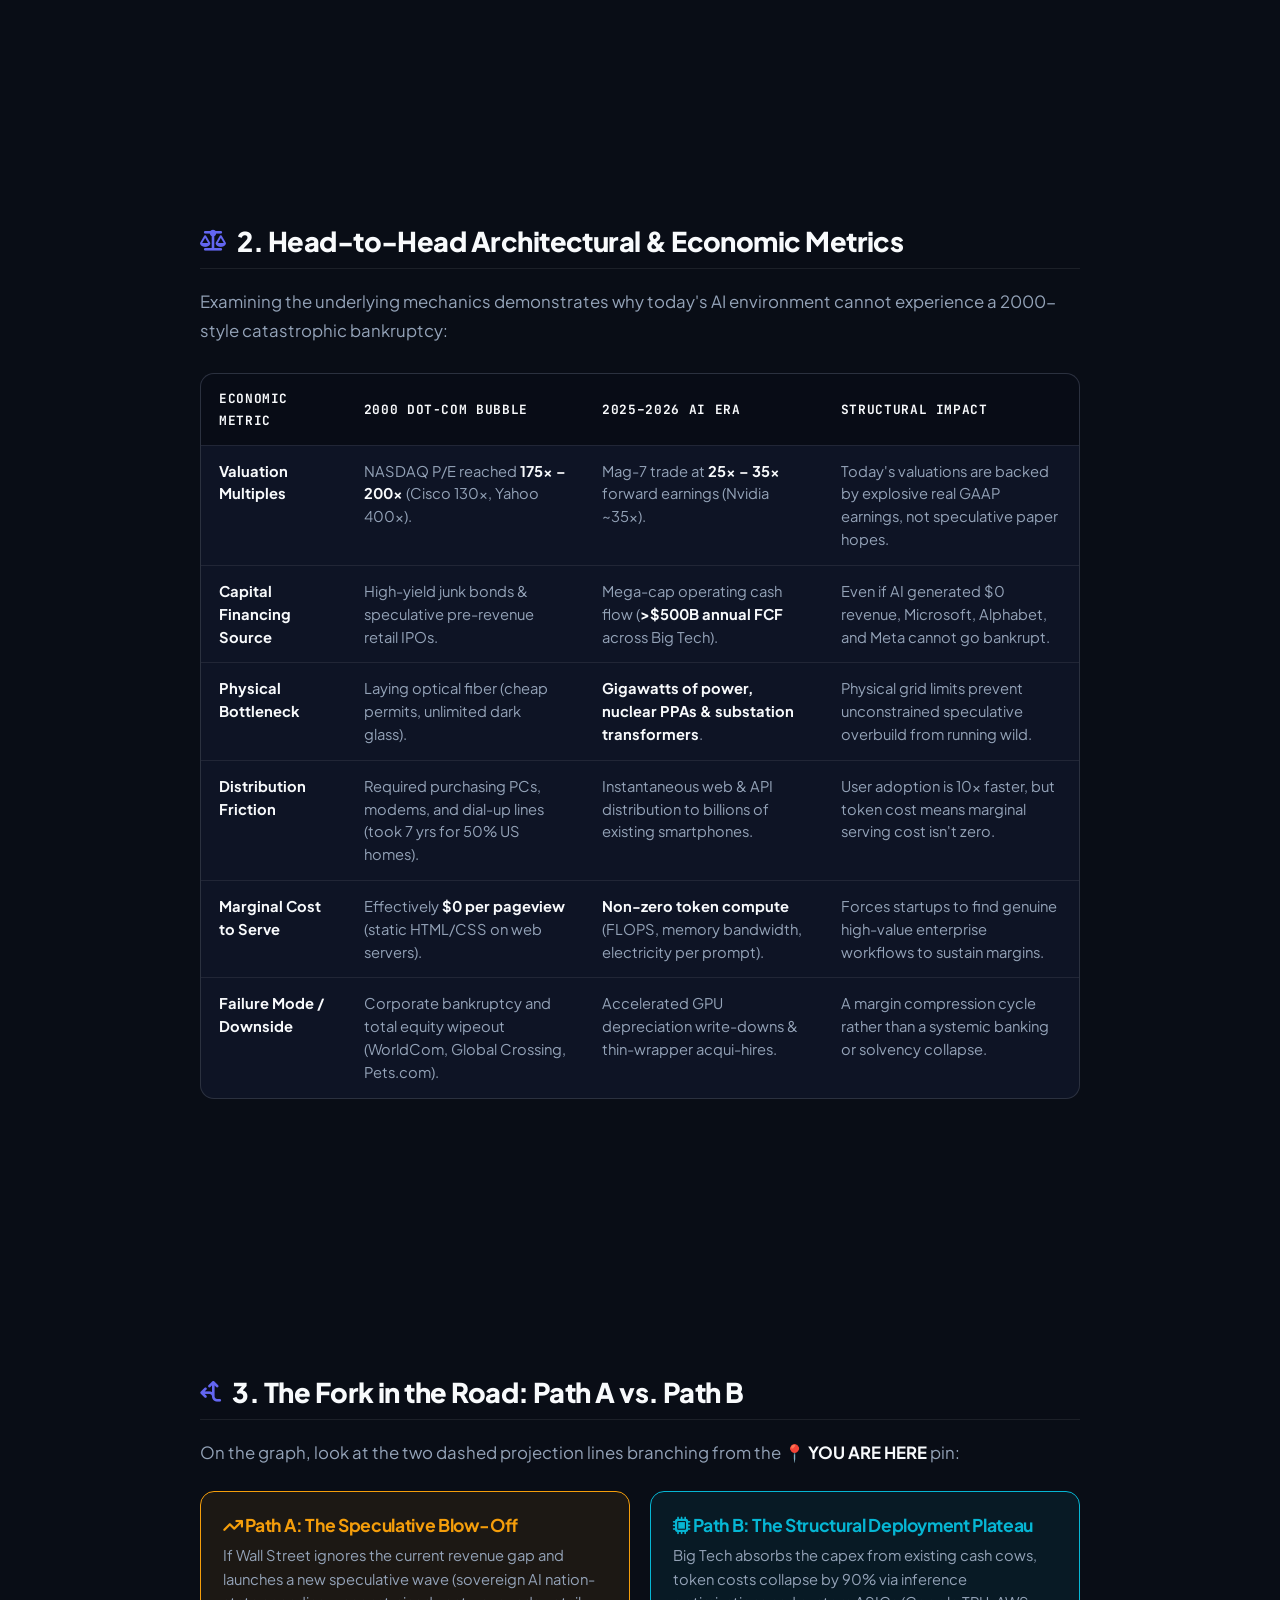
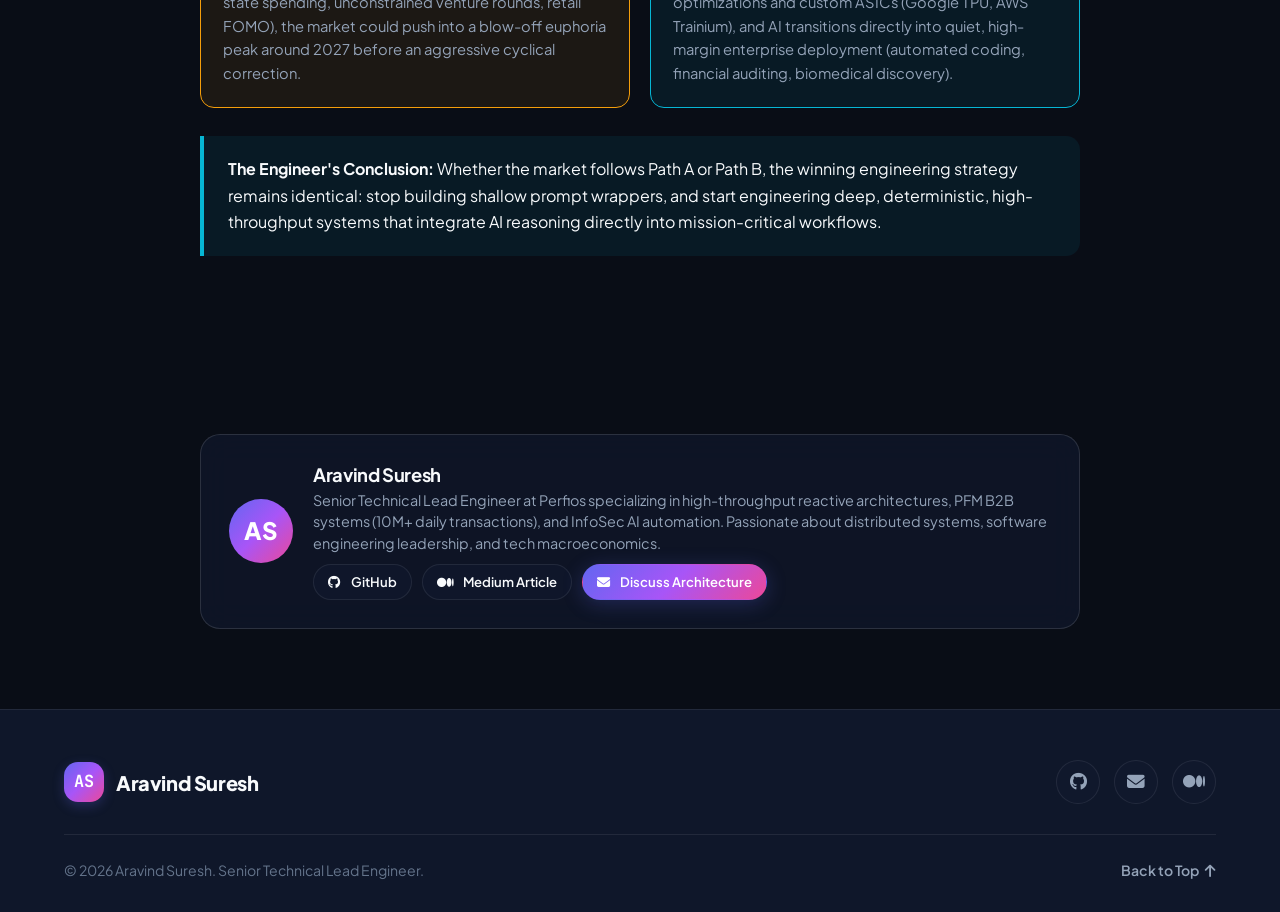
<file: blog-ai-bubble-vs-dotcom.html>
<!DOCTYPE html>
<html lang="en">
<head>
  <meta charset="UTF-8">
  <meta name="viewport" content="width=device-width, initial-scale=1.0">
  <title>The AI Bubble vs. The 2000 Dot-Com Bubble (Elaborate Comparative Breakdown) | Aravind Suresh</title>

  <!-- SEO & Metadata -->
  <meta name="description" content="An elaborate, comprehensive comparative breakdown mapping the 2000 Dot-Com Bubble directly on top of the AI Revolution. Dual-track timelines, milestone comparisons, and economic teardown.">
  <meta name="author" content="Aravind Suresh">

  <!-- Open Graph -->
  <meta property="og:type" content="article">
  <meta property="og:title" content="The AI Bubble vs. The 2000 Dot-Com Bubble: Elaborate Breakdown">
  <meta property="og:description" content="Detailed comparative line graph mapping the 2000 Dot-Com Bubble directly over today's AI Revolution on the same timeline.">
  <meta property="og:image" content="https://aravind1998.github.io/assets/img/elaborate-ai-bubble-graph.jpg">
  <meta name="twitter:card" content="summary_large_image">
  <meta name="twitter:image" content="https://aravind1998.github.io/assets/img/elaborate-ai-bubble-graph.jpg">

  <!-- Favicon -->
  <link rel="icon" href="data:image/svg+xml,<svg xmlns=%22http://www.w3.org/2000/svg%22 viewBox=%220%200%20100%20100%22><rect width=%22100%22 height=%22100%22 rx=%2220%22 fill=%22%236366f1%22/><text y=%22.68em%22 x=%2250%25%22 font-size=%2252%22 font-family=%22sans-serif%22 font-weight=%22bold%22 fill=%22white%22 text-anchor=%22middle%22>AS</text></svg>">

  <!-- Stylesheets -->
  <link rel="stylesheet" href="https://cdnjs.cloudflare.com/ajax/libs/font-awesome/6.5.1/css/all.min.css">
  <link rel="stylesheet" href="assets/css/custom-theme.css">

  <style>
    .article-header {
      padding: 125px 0 45px;
      text-align: center;
      background: linear-gradient(180deg, var(--bg-secondary) 0%, transparent 100%);
      border-bottom: 1px solid var(--border-color);
    }

    .elaborate-badge {
      display: inline-flex;
      align-items: center;
      gap: 8px;
      font-family: var(--font-mono);
      font-size: 0.82rem;
      padding: 6px 16px;
      border-radius: var(--radius-full);
      background: var(--accent-subtle);
      color: var(--accent-cyan);
      border: 1px solid var(--border-hover);
      font-weight: 700;
      margin-bottom: 18px;
      text-transform: uppercase;
      letter-spacing: 0.06em;
    }

    .article-title {
      font-size: clamp(2rem, 3.8vw, 3.1rem);
      font-weight: 800;
      line-height: 1.25;
      margin-bottom: 18px;
      color: var(--text-primary);
      max-width: 950px;
      margin-left: auto;
      margin-right: auto;
    }

    .article-subtitle {
      font-size: clamp(1.05rem, 1.8vw, 1.25rem);
      color: var(--text-secondary);
      line-height: 1.65;
      max-width: 820px;
      margin: 0 auto 24px;
    }

    .article-meta {
      display: flex;
      align-items: center;
      justify-content: center;
      gap: 18px;
      flex-wrap: wrap;
      font-size: 0.9rem;
      color: var(--text-muted);
      font-family: var(--font-mono);
    }

    .article-container {
      max-width: 920px;
      margin: 0 auto;
      padding: 40px 20px 80px;
    }

    /* Elaborate Chart Card */
    .elaborate-chart-card {
      background: var(--bg-card);
      border: 1px solid var(--border-glass);
      border-radius: var(--radius-lg);
      padding: 24px;
      margin: 25px 0 40px;
      box-shadow: var(--shadow-lg), var(--shadow-glow);
    }

    .chart-image-wrap {
      border-radius: var(--radius-md);
      overflow: hidden;
      border: 1px solid var(--border-color);
      background: #000;
      position: relative;
      cursor: zoom-in;
    }

    .chart-image-wrap img {
      width: 100%;
      height: auto;
      display: block;
      transition: transform 0.3s ease;
    }

    .chart-image-wrap:hover img {
      transform: scale(1.01);
    }

    .zoom-hint-pill {
      position: absolute;
      bottom: 12px;
      right: 12px;
      background: rgba(9, 13, 22, 0.85);
      border: 1px solid var(--border-glass);
      color: #fff;
      font-family: var(--font-mono);
      font-size: 0.75rem;
      padding: 5px 12px;
      border-radius: var(--radius-full);
      pointer-events: none;
      display: flex;
      align-items: center;
      gap: 6px;
    }

    /* Lightbox Modal */
    .lightbox-modal {
      display: none;
      position: fixed;
      top: 0;
      left: 0;
      width: 100vw;
      height: 100vh;
      background: rgba(0, 0, 0, 0.94);
      backdrop-filter: blur(12px);
      z-index: 2000;
      justify-content: center;
      align-items: center;
      padding: 20px;
    }

    .lightbox-modal.active {
      display: flex;
    }

    .lightbox-modal img {
      max-width: 96vw;
      max-height: 92vh;
      border-radius: var(--radius-md);
      box-shadow: 0 0 50px rgba(0,0,0,0.9);
      border: 1px solid rgba(255,255,255,0.2);
    }

    .lightbox-close {
      position: absolute;
      top: 24px;
      right: 30px;
      background: rgba(255,255,255,0.1);
      border: 1px solid rgba(255,255,255,0.2);
      color: #fff;
      font-size: 1.5rem;
      width: 44px;
      height: 44px;
      border-radius: 50%;
      cursor: pointer;
      display: flex;
      align-items: center;
      justify-content: center;
      transition: var(--transition);
    }

    .lightbox-close:hover {
      background: var(--accent-primary);
      transform: rotate(90deg);
    }

    /* Interactive SVG Container */
    .interactive-svg-wrap {
      background: #080d1a;
      border: 1px solid var(--border-color);
      border-radius: var(--radius-md);
      padding: 20px 14px 10px;
      margin-top: 24px;
      position: relative;
    }

    .svg-chart-title {
      display: flex;
      justify-content: space-between;
      align-items: center;
      margin-bottom: 12px;
      padding: 0 10px;
      flex-wrap: wrap;
      gap: 10px;
    }

    .svg-chart-title h3 {
      font-size: 1.1rem;
      color: var(--text-primary);
      margin: 0;
      display: flex;
      align-items: center;
      gap: 8px;
    }

    .legend-row {
      display: flex;
      align-items: center;
      gap: 16px;
      font-size: 0.82rem;
      font-family: var(--font-mono);
    }

    .legend-item {
      display: flex;
      align-items: center;
      gap: 6px;
    }

    .legend-dot {
      width: 12px;
      height: 12px;
      border-radius: 50%;
    }

    .legend-dot.dotcom { background: #f59e0b; box-shadow: 0 0 8px #f59e0b; }
    .legend-dot.ai { background: #06b6d4; box-shadow: 0 0 8px #06b6d4; }

    /* Interactive Pin Tooltip Box */
    .interactive-tooltip-card {
      background: rgba(15, 23, 42, 0.95);
      border: 1px solid var(--accent-cyan);
      border-radius: var(--radius-md);
      padding: 16px 20px;
      margin-top: 16px;
      display: flex;
      align-items: flex-start;
      gap: 14px;
      box-shadow: 0 0 25px rgba(6, 182, 212, 0.2);
    }

    .tooltip-icon {
      font-size: 1.6rem;
      color: var(--accent-cyan);
      margin-top: 2px;
    }

    .tooltip-content h4 {
      font-size: 1rem;
      color: var(--text-primary);
      margin-bottom: 4px;
    }

    .tooltip-content p {
      font-size: 0.9rem;
      color: var(--text-secondary);
      line-height: 1.5;
      margin: 0;
    }

    /* Section styling */
    .elaborate-section {
      margin-bottom: 48px;
    }

    .elaborate-section h2 {
      font-size: 1.7rem;
      font-weight: 800;
      color: var(--text-primary);
      margin-bottom: 18px;
      display: flex;
      align-items: center;
      gap: 12px;
      border-bottom: 1px solid var(--border-color);
      padding-bottom: 10px;
    }

    .elaborate-section h2 i {
      color: var(--accent-primary);
      font-size: 1.3rem;
    }

    .elaborate-section p {
      font-size: 1.05rem;
      line-height: 1.75;
      color: var(--text-secondary);
      margin-bottom: 20px;
    }

    .elaborate-section strong {
      color: var(--text-primary);
    }

    /* 5-Phase Detailed Stepper */
    .phase-step-card {
      background: var(--bg-card);
      border: 1px solid var(--border-glass);
      border-radius: var(--radius-md);
      padding: 22px;
      margin-bottom: 18px;
      position: relative;
      transition: var(--transition);
    }

    .phase-step-card:hover {
      border-color: var(--border-hover);
      transform: translateX(4px);
    }

    .phase-step-card.active-phase {
      border-color: #06b6d4;
      background: rgba(6, 182, 212, 0.06);
      box-shadow: 0 0 20px rgba(6, 182, 212, 0.15);
    }

    .phase-badge-line {
      display: flex;
      justify-content: space-between;
      align-items: center;
      margin-bottom: 10px;
      flex-wrap: wrap;
      gap: 8px;
    }

    .phase-name {
      font-weight: 800;
      font-size: 1.1rem;
      color: var(--text-primary);
      display: flex;
      align-items: center;
      gap: 10px;
    }

    .phase-time-pill {
      font-family: var(--font-mono);
      font-size: 0.78rem;
      padding: 3px 10px;
      border-radius: var(--radius-full);
      background: var(--badge-bg);
      color: var(--badge-text);
      font-weight: 700;
    }

    .phase-split-grid {
      display: grid;
      grid-template-columns: 1fr 1fr;
      gap: 16px;
      margin-top: 12px;
      padding-top: 12px;
      border-top: 1px solid var(--border-color);
    }

    @media (max-width: 700px) {
      .phase-split-grid {
        grid-template-columns: 1fr;
      }
    }

    .split-col {
      font-size: 0.92rem;
      line-height: 1.55;
    }

    .split-col-label {
      font-family: var(--font-mono);
      font-size: 0.75rem;
      font-weight: 800;
      text-transform: uppercase;
      margin-bottom: 4px;
      display: block;
    }

    .label-dotcom { color: #f59e0b; }
    .label-ai { color: #06b6d4; }

    /* Detailed Metric Table */
    .metric-table-container {
      overflow-x: auto;
      margin: 28px 0;
      border: 1px solid var(--border-glass);
      border-radius: var(--radius-md);
      background: var(--bg-card);
    }

    .detailed-metric-table {
      width: 100%;
      border-collapse: collapse;
      font-size: 0.92rem;
      text-align: left;
    }

    .detailed-metric-table th {
      background: rgba(0, 0, 0, 0.4);
      color: var(--text-primary);
      padding: 14px 18px;
      font-weight: 700;
      border-bottom: 1px solid var(--border-color);
      font-family: var(--font-mono);
      font-size: 0.8rem;
      text-transform: uppercase;
      letter-spacing: 0.05em;
    }

    .detailed-metric-table td {
      padding: 14px 18px;
      border-bottom: 1px solid var(--border-color);
      color: var(--text-secondary);
      vertical-align: top;
      line-height: 1.55;
    }

    .detailed-metric-table tr:last-child td {
      border-bottom: none;
    }

    .detailed-metric-table tr:hover td {
      background: rgba(255, 255, 255, 0.02);
    }

    /* Callout */
    .elaborate-callout {
      background: rgba(6, 182, 212, 0.08);
      border-left: 4px solid var(--accent-cyan);
      border-radius: 0 var(--radius-md) var(--radius-md) 0;
      padding: 20px 24px;
      margin: 28px 0;
    }

    .elaborate-callout p {
      margin: 0;
      font-size: 1rem;
      line-height: 1.65;
      color: var(--text-primary);
    }

    /* Author Footer Card */
    .author-card-box {
      background: var(--bg-card);
      border: 1px solid var(--border-glass);
      border-radius: var(--radius-lg);
      padding: 28px;
      margin-top: 50px;
      display: flex;
      align-items: center;
      gap: 20px;
      backdrop-filter: blur(16px);
    }

    @media (max-width: 600px) {
      .author-card-box {
        flex-direction: column;
        text-align: center;
      }
    }

    .author-circle {
      width: 64px;
      height: 64px;
      border-radius: 50%;
      background: var(--accent-gradient);
      color: #fff;
      display: flex;
      align-items: center;
      justify-content: center;
      font-size: 1.5rem;
      font-weight: 800;
      flex-shrink: 0;
    }

    .author-details h4 {
      font-size: 1.15rem;
      color: var(--text-primary);
      margin-bottom: 4px;
    }

    .author-details p {
      font-size: 0.9rem;
      color: var(--text-secondary);
      line-height: 1.5;
      margin-bottom: 10px;
    }
  </style>
</head>
<body>

  <!-- Ambient Glow -->
  <div class="ambient-bg" aria-hidden="true">
    <div class="ambient-grid"></div>
    <div class="ambient-orb ambient-orb-1"></div>
    <div class="ambient-orb ambient-orb-2"></div>
  </div>

  <!-- Header Nav -->
  <header class="header-nav">
    <div class="container nav-container">
      <a href="/" class="nav-logo" aria-label="Aravind Suresh Home">
        <div class="logo-badge">AS</div>
        <span>Aravind Suresh</span>
      </a>

      <ul class="nav-links" id="nav-links">
        <li><a href="/" class="nav-link">Home</a></li>
        <li><a href="experience.html" class="nav-link">Experience</a></li>
        <li><a href="projects.html" class="nav-link">Systems</a></li>
        <li><a href="blog.html" class="nav-link active">Blog</a></li>
        <li><a href="resume.html" class="nav-link" style="color: var(--accent-primary); font-weight: 700;"><i class="fa-solid fa-file-lines"></i> 1-Page Resume</a></li>
        <li><a href="contact.html" class="nav-link">Contact</a></li>
      </ul>

      <div class="nav-actions">
        <!-- Theme Picker -->
        <div class="theme-picker-wrapper">
          <button class="theme-btn" id="theme-picker-btn" aria-label="Select theme palette">
            <i class="fa-solid fa-palette"></i>
            <span id="current-theme-label">Theme</span>
            <i class="fa-solid fa-chevron-down" style="font-size: 0.75rem;"></i>
          </button>
          <div class="theme-dropdown" id="theme-dropdown">
            <button class="theme-option active" data-set-theme="midnight">
              <span class="theme-color-dot dot-midnight"></span> Midnight (Dark)
            </button>
            <button class="theme-option" data-set-theme="cyber">
              <span class="theme-color-dot dot-cyber"></span> Cyberpunk (Neon)
            </button>
            <button class="theme-option" data-set-theme="nord">
              <span class="theme-color-dot dot-nord"></span> Nord Frost
            </button>
            <button class="theme-option" data-set-theme="light">
              <span class="theme-color-dot dot-light"></span> Minimal Light
            </button>
          </div>
        </div>

        <a href="resume.html" class="btn btn-primary" style="padding: 9px 18px; font-size: 0.88rem;">
          <i class="fa-solid fa-file-pdf"></i> Resume
        </a>

        <button class="mobile-menu-btn" id="mobile-menu-toggle" aria-label="Toggle navigation menu">
          <i class="fa-solid fa-bars"></i>
        </button>
      </div>
    </div>
  </header>

  <main>
    <!-- Article Header Banner -->
    <div class="article-header">
      <div class="container">
        <div style="margin-bottom: 12px;">
          <a href="blog.html" style="color: var(--accent-primary); text-decoration: none; font-size: 0.9rem; font-weight: 600;">
            <i class="fa-solid fa-arrow-left"></i> Back to Blog &amp; Insights
          </a>
        </div>
        <div class="elaborate-badge">
          <i class="fa-solid fa-chart-line"></i> Master Comparative Breakdown • Dual-Track Timelines
        </div>
        <h1 class="article-title">
          Where is the AI Bubble Right Now Compared to the 2000 Dot-Com Bubble?
        </h1>
        <p class="article-subtitle">
          An elaborate, dual-timeline comparison overlaying the 1995–2003 Dot-Com cycle directly onto the 2022–2030 AI revolution. Why we are in 1997–1998, what the two future paths look like, and why this won't crash like 2000.
        </p>
        <div class="article-meta">
          <span><i class="fa-solid fa-user-pen"></i> By Aravind Suresh</span>
          <span>•</span>
          <span><i class="fa-regular fa-calendar"></i> October 2026</span>
          <span>•</span>
          <span><i class="fa-regular fa-clock"></i> 8 min read</span>
          <span>•</span>
          <span><i class="fa-solid fa-chart-simple"></i> High-Def Overlaid Graph</span>
        </div>
      </div>
    </div>

    <!-- Article Content Layout -->
    <div class="article-container">

      <!-- The Elaborate Infographic Display -->
      <div class="elaborate-chart-card">
        <div class="chart-image-wrap" id="chart-image-trigger" title="Click to view full-resolution chart">
          <img src="assets/img/elaborate-ai-bubble-graph.jpg" alt="Elaborate Overlaid Graph: 2000 Dot-Com Bubble vs AI Revolution" loading="lazy">
          <div class="zoom-hint-pill">
            <i class="fa-solid fa-magnifying-glass-plus"></i> Click to Zoom Full Resolution
          </div>
        </div>

        <!-- Interactive SVG Chart Component Directly In Page -->
        <div class="interactive-svg-wrap">
          <div class="svg-chart-title">
            <h3><i class="fa-solid fa-sliders" style="color: var(--accent-cyan);"></i> Vector Overlaid Graph (Interactive)</h3>
            <div class="legend-row">
              <span class="legend-item"><span class="legend-dot dotcom"></span> Dot-Com (1995–2003)</span>
              <span class="legend-item"><span class="legend-dot ai"></span> AI Revolution (2022–2030)</span>
            </div>
          </div>

          <!-- SVG Visualizer -->
          <svg viewBox="0 0 900 460" width="100%" height="auto" style="display: block; font-family: -apple-system, sans-serif;">
            <defs>
              <!-- Gradients -->
              <linearGradient id="dotcomGlow" x1="0%" y1="0%" x2="100%" y2="0%">
                <stop offset="0%" stop-color="#f59e0b" stop-opacity="0.8"/>
                <stop offset="60%" stop-color="#fbbf24" stop-opacity="1"/>
                <stop offset="100%" stop-color="#ea580c" stop-opacity="0.9"/>
              </linearGradient>

              <linearGradient id="aiGlow" x1="0%" y1="0%" x2="100%" y2="0%">
                <stop offset="0%" stop-color="#06b6d4" stop-opacity="0.8"/>
                <stop offset="50%" stop-color="#22d3ee" stop-opacity="1"/>
                <stop offset="100%" stop-color="#38bdf8" stop-opacity="1"/>
              </linearGradient>

              <filter id="glowEffect" x="-20%" y="-20%" width="140%" height="140%">
                <feGaussianBlur stdDeviation="4" result="blur" />
                <feComposite in="SourceGraphic" in2="blur" operator="over" />
              </filter>
            </defs>

            <!-- Coordinate Gridlines -->
            <g stroke="rgba(255,255,255,0.07)" stroke-width="1" stroke-dasharray="4,4">
              <line x1="80" y1="60" x2="860" y2="60" />
              <line x1="80" y1="130" x2="860" y2="130" />
              <line x1="80" y1="200" x2="860" y2="200" />
              <line x1="80" y1="270" x2="860" y2="270" />
              <line x1="80" y1="340" x2="860" y2="340" />

              <line x1="175" y1="40" x2="175" y2="340" />
              <line x1="270" y1="40" x2="270" y2="340" />
              <line x1="365" y1="40" x2="365" y2="340" />
              <line x1="460" y1="40" x2="460" y2="340" />
              <line x1="555" y1="40" x2="555" y2="340" />
              <line x1="650" y1="40" x2="650" y2="340" />
              <line x1="745" y1="40" x2="745" y2="340" />
              <line x1="840" y1="40" x2="840" y2="340" />
            </g>

            <!-- Base Axes -->
            <line x1="80" y1="340" x2="860" y2="340" stroke="rgba(255,255,255,0.3)" stroke-width="1.5" />
            <line x1="80" y1="40" x2="80" y2="340" stroke="rgba(255,255,255,0.3)" stroke-width="1.5" />

            <!-- Y Axis Labels -->
            <text x="70" y="65" fill="#64748b" font-size="11" text-anchor="end" font-family="monospace">5,000</text>
            <text x="70" y="135" fill="#64748b" font-size="11" text-anchor="end" font-family="monospace">3,800</text>
            <text x="70" y="205" fill="#64748b" font-size="11" text-anchor="end" font-family="monospace">2,500</text>
            <text x="70" y="275" fill="#64748b" font-size="11" text-anchor="end" font-family="monospace">1,200</text>
            <text x="70" y="343" fill="#64748b" font-size="11" text-anchor="end" font-family="monospace">0</text>

            <!-- Dual X Axis Labels -->
            <!-- AI Years (Cyan) -->
            <text x="80" y="365" fill="#06b6d4" font-size="11" font-weight="700" text-anchor="middle" font-family="monospace">2022</text>
            <text x="175" y="365" fill="#06b6d4" font-size="11" font-weight="700" text-anchor="middle" font-family="monospace">2023</text>
            <text x="270" y="365" fill="#06b6d4" font-size="11" font-weight="700" text-anchor="middle" font-family="monospace">2024</text>
            <text x="365" y="365" fill="#06b6d4" font-size="11" font-weight="700" text-anchor="middle" font-family="monospace">2025</text>
            <text x="440" y="365" fill="#38bdf8" font-size="11" font-weight="800" text-anchor="middle" font-family="monospace">2026*</text>
            <text x="555" y="365" fill="#06b6d4" font-size="11" font-weight="700" text-anchor="middle" font-family="monospace">2027</text>
            <text x="650" y="365" fill="#06b6d4" font-size="11" font-weight="700" text-anchor="middle" font-family="monospace">2028</text>
            <text x="745" y="365" fill="#06b6d4" font-size="11" font-weight="700" text-anchor="middle" font-family="monospace">2029</text>
            <text x="840" y="365" fill="#06b6d4" font-size="11" font-weight="700" text-anchor="middle" font-family="monospace">2030</text>
            <text x="855" y="365" fill="#06b6d4" font-size="10" font-weight="700" text-anchor="start">AI Years &rarr;</text>

            <!-- Dot-Com Years (Orange) -->
            <text x="80" y="388" fill="#f59e0b" font-size="11" font-weight="700" text-anchor="middle" font-family="monospace">1995</text>
            <text x="175" y="388" fill="#f59e0b" font-size="11" font-weight="700" text-anchor="middle" font-family="monospace">1996</text>
            <text x="270" y="388" fill="#f59e0b" font-size="11" font-weight="700" text-anchor="middle" font-family="monospace">1997</text>
            <text x="365" y="388" fill="#f59e0b" font-size="11" font-weight="700" text-anchor="middle" font-family="monospace">1998</text>
            <text x="460" y="388" fill="#f59e0b" font-size="11" font-weight="700" text-anchor="middle" font-family="monospace">1999</text>
            <text x="555" y="388" fill="#f59e0b" font-size="11" font-weight="800" text-anchor="middle" font-family="monospace">2000 (Peak)</text>
            <text x="650" y="388" fill="#f59e0b" font-size="11" font-weight="700" text-anchor="middle" font-family="monospace">2001 (Bust)</text>
            <text x="745" y="388" fill="#f59e0b" font-size="11" font-weight="700" text-anchor="middle" font-family="monospace">2002</text>
            <text x="840" y="388" fill="#f59e0b" font-size="11" font-weight="700" text-anchor="middle" font-family="monospace">2003+</text>
            <text x="855" y="388" fill="#f59e0b" font-size="10" font-weight="700" text-anchor="start">Dot-Com &rarr;</text>

            <!-- Curve 1: Dot-Com Bubble (Orange) -->
            <!-- 1995: (80, 310) -> 1996: (175, 290) -> 1997: (270, 260) -> 1998: (365, 215) -> 1999: (460, 140) -> Mar 2000: (555, 60) -> 2001: (650, 275) -> 2002: (745, 305) -> 2003+: (840, 270) -->
            <path d="M 80 310 
                     C 130 305, 150 295, 175 290
                     C 220 280, 240 270, 270 260
                     C 320 240, 340 225, 365 210
                     C 410 180, 430 155, 460 140
                     C 500 100, 520 60, 555 60
                     C 580 60, 600 150, 650 275
                     C 680 320, 710 315, 745 305
                     C 790 295, 810 280, 840 270" 
                  fill="none" 
                  stroke="url(#dotcomGlow)" 
                  stroke-width="3.5" 
                  filter="url(#glowEffect)" />

            <!-- Curve 2: AI Revolution (Cyan) -->
            <!-- 2022: (80, 325) -> 2023: (175, 295) -> 2024: (270, 235) -> 2025: (365, 185) -> NOW 2026: (440, 175) -->
            <path d="M 80 325
                     C 120 320, 150 305, 175 295
                     C 215 275, 240 245, 270 235
                     C 310 215, 340 195, 365 185
                     C 390 178, 415 175, 440 175"
                  fill="none"
                  stroke="url(#aiGlow)"
                  stroke-width="4"
                  filter="url(#glowEffect)" />

            <!-- Future Projections (Dashed) -->
            <!-- Path A: Speculative Peak -->
            <path d="M 440 175 C 500 120, 580 80, 660 70" 
                  fill="none" stroke="#f59e0b" stroke-width="2.5" stroke-dasharray="5,5" />
            <text x="670" y="75" fill="#f59e0b" font-size="10" font-weight="700">Path A: Speculative Blow-Off</text>

            <!-- Path B: Structural Deployment -->
            <path d="M 440 175 C 500 190, 580 200, 720 205 C 780 205, 820 195, 850 185" 
                  fill="none" stroke="#06b6d4" stroke-width="2.5" stroke-dasharray="5,5" />
            <text x="730" y="222" fill="#06b6d4" font-size="10" font-weight="700">Path B: Real Enterprise Deployment</text>

            <!-- Milestones on Dot-Com Curve -->
            <circle cx="80" cy="310" r="4.5" fill="#f59e0b" />
            <circle cx="175" cy="290" r="4.5" fill="#f59e0b" />
            <circle cx="365" cy="210" r="4.5" fill="#f59e0b" />
            <circle cx="460" cy="140" r="4.5" fill="#f59e0b" />
            <circle cx="555" cy="60" r="6" fill="#f59e0b" filter="url(#glowEffect)" />
            <circle cx="650" cy="275" r="5" fill="#ea580c" />
            <circle cx="840" cy="270" r="4.5" fill="#f59e0b" />

            <!-- Dot-Com Milestone Callout Flags -->
            <g font-size="10" font-family="-apple-system, sans-serif">
              <text x="85" y="300" fill="#f59e0b">1995: Netscape IPO</text>
              <text x="180" y="280" fill="#f59e0b">1996: "Irrational Exuberance"</text>
              <text x="350" y="195" fill="#f59e0b" text-anchor="end">1998: Cisco &amp; Fiber Boom</text>
              <text x="450" y="125" fill="#f59e0b" text-anchor="end">1999: Pets.com Mania</text>
              <text x="555" y="45" fill="#f59e0b" font-weight="800" text-anchor="middle">MARCH 2000 PEAK (5,048)</text>
              <text x="655" y="295" fill="#ef4444">2001: Dot-Com Bust (-78%)</text>
              <text x="820" y="255" fill="#f59e0b" text-anchor="end">2003+: Amazon &amp; Google Real Growth</text>
            </g>

            <!-- Milestones on AI Curve -->
            <circle cx="80" cy="325" r="5" fill="#06b6d4" />
            <circle cx="175" cy="295" r="5" fill="#06b6d4" />
            <circle cx="270" cy="235" r="5.5" fill="#06b6d4" />
            <circle cx="365" cy="185" r="5.5" fill="#06b6d4" />

            <!-- AI Milestone Callout Flags -->
            <g font-size="10" font-family="-apple-system, sans-serif">
              <text x="85" y="340" fill="#06b6d4">2022: ChatGPT Launch</text>
              <text x="180" y="315" fill="#06b6d4">2023: Foundation Model Rush</text>
              <text x="275" y="250" fill="#06b6d4">2024: Nvidia &amp; $300B Capex</text>
            </g>

            <!-- YOU ARE HERE Pin -->
            <g transform="translate(440, 175)">
              <circle cx="0" cy="0" r="16" fill="rgba(6, 182, 212, 0.2)" />
              <circle cx="0" cy="0" r="9" fill="rgba(6, 182, 212, 0.5)" />
              <circle cx="0" cy="0" r="4.5" fill="#fff" />
              <!-- Target icon line -->
              <line x1="0" y1="-25" x2="0" y2="-9" stroke="#06b6d4" stroke-width="2" />
              <!-- Banner -->
              <rect x="-115" y="-70" width="230" height="42" rx="8" fill="rgba(9, 13, 22, 0.95)" stroke="#06b6d4" stroke-width="1.5" />
              <text x="0" y="-52" fill="#fff" font-size="11" font-weight="800" text-anchor="middle">📍 YOU ARE HERE (2025–2026)</text>
              <text x="0" y="-36" fill="#06b6d4" font-size="9.5" font-family="monospace" text-anchor="middle">REALITY CHECK • EQUIV. TO 1997-1998</text>
            </g>
          </svg>

          <!-- Interactive Click Insight Box -->
          <div class="interactive-tooltip-card">
            <div class="tooltip-icon"><i class="fa-solid fa-crosshairs"></i></div>
            <div class="tooltip-content">
              <h4>Direct Alignment Reading: Year 3.5 of the Cycle</h4>
              <p>
                When aligned to the same catalyst starting point (1995 Netscape vs 2022 ChatGPT), 
                <strong>AI in 2025–2026 is at the exact position the internet was in 1997–1998</strong>. 
                Hardware infrastructure has been built, the easy excitement has passed, and investors are demanding real software revenues ($600B Sequoia question) before any speculative 1999-style blow-off can occur.
              </p>
            </div>
          </div>
        </div>
      </div>

      <!-- Lightbox Modal -->
      <div class="lightbox-modal" id="lightbox-modal">
        <button class="lightbox-close" id="lightbox-close" aria-label="Close full size image"><i class="fa-solid fa-xmark"></i></button>
        <img src="assets/img/elaborate-ai-bubble-graph.jpg" alt="Elaborate Overlaid Graph Full Size">
      </div>

      <!-- Section 1: Detailed 5-Phase Teardown -->
      <section class="elaborate-section">
        <h2><i class="fa-solid fa-timeline"></i> 1. The 5 Phases: Step-by-Step Historical Alignment</h2>
        <p>
          By overlaying the two cycles on a normalized timeline, we can observe the direct parallels at each distinct stage:
        </p>

        <!-- Phase 1 -->
        <div class="phase-step-card">
          <div class="phase-badge-line">
            <div class="phase-name"><i class="fa-solid fa-fire"></i> Phase 1: The Spark &amp; Catalyst</div>
            <span class="phase-time-pill">Cycle Year 0</span>
          </div>
          <div class="phase-split-grid">
            <div class="split-col">
              <span class="split-col-label label-dotcom">1995 Dot-Com (Netscape IPO)</span>
              The public sees a graphical web browser for the first time. Wall Street realizes the internet isn't just an academic toy.
            </div>
            <div class="split-col">
              <span class="split-col-label label-ai">Late 2022 AI (ChatGPT Launch)</span>
              The public interacts with a generative transformer for the first time. Reaches 100M active users in 60 days, sparking the gold rush.
            </div>
          </div>
        </div>

        <!-- Phase 2 -->
        <div class="phase-step-card">
          <div class="phase-badge-line">
            <div class="phase-name"><i class="fa-solid fa-server"></i> Phase 2: Hardware &amp; The "Picks-and-Shovels" Kingmaker</div>
            <span class="phase-time-pill">Cycle Years 1 – 2</span>
          </div>
          <div class="phase-split-grid">
            <div class="split-col">
              <span class="split-col-label label-dotcom">1996–1998 Dot-Com (Cisco &amp; Fiber)</span>
              Telecoms raise billions in debt to lay 80M miles of dark fiber. Cisco routers power the web; Cisco surges toward becoming the world's most valuable company.
            </div>
            <div class="split-col">
              <span class="split-col-label label-ai">2023–2024 AI (Nvidia &amp; Hyperscalers)</span>
              Hyperscalers pour $300B+ into Blackwell/H100 clusters. Nvidia commands 75%+ gross margins and becomes the world's most valuable company.
            </div>
          </div>
        </div>

        <!-- Phase 3: ACTIVE -->
        <div class="phase-step-card active-phase">
          <div class="phase-badge-line">
            <div class="phase-name" style="color: #06b6d4;">
              <i class="fa-solid fa-location-dot"></i> Phase 3: The "Show Me the Money" Reality Check
            </div>
            <span class="phase-time-pill" style="background: #06b6d4; color: #000;">YOU ARE HERE (Cycle Years 3 – 4)</span>
          </div>
          <div class="phase-split-grid">
            <div class="split-col">
              <span class="split-col-label label-dotcom">1997–1998 Dot-Com ("Irrational Exuberance")</span>
              Alan Greenspan warns of premature market exuberance. Businesses wonder why building a website hasn't yielded immediate profits.
            </div>
            <div class="split-col">
              <span class="split-col-label label-ai">2025–2026 AI (The $600B Revenue Gap)</span>
              Enterprise pilot fatigue sets in. Investors ask: <em>"We spent $300B on hardware, where is the software revenue?"</em> Thin wrappers begin shutting down.
            </div>
          </div>
        </div>

        <!-- Phase 4 -->
        <div class="phase-step-card">
          <div class="phase-badge-line">
            <div class="phase-name"><i class="fa-solid fa-bolt-lightning"></i> Phase 4: The Shakeout of Speculative Fluff</div>
            <span class="phase-time-pill">Cycle Years 5 – 6</span>
          </div>
          <div class="phase-split-grid">
            <div class="split-col">
              <span class="split-col-label label-dotcom">1999–2001 Dot-Com (Mania &rarr; The Bust)</span>
              1999 brings Pets.com mania and Super Bowl ads, followed by the March 2000 crash (-78% NASDAQ drop). Debt-heavy telecoms collapse.
            </div>
            <div class="split-col">
              <span class="split-col-label label-ai">2026–2027 AI (Projected Divergence)</span>
              Two paths: Either a secondary speculative peak (Path A) or a structural transition where foundation model labs merge and inference costs drop (Path B).
            </div>
          </div>
        </div>

        <!-- Phase 5 -->
        <div class="phase-step-card">
          <div class="phase-badge-line">
            <div class="phase-name"><i class="fa-solid fa-rocket"></i> Phase 5: The Golden Deployment Era</div>
            <span class="phase-time-pill">Cycle Years 7 – 15+</span>
          </div>
          <div class="phase-split-grid">
            <div class="split-col">
              <span class="split-col-label label-dotcom">2003–2020 Real Internet (The Real Giants)</span>
              Cheap, abundant dark fiber powers Google, Amazon AWS, YouTube, Netflix, and smartphones. Real trillion-dollar economic value unlocked.
            </div>
            <div class="split-col">
              <span class="split-col-label label-ai">2028+ Real AI (Ambient Intelligence)</span>
              Dirt-cheap inference compute powers autonomous engineering agents, closed-loop medical research, robotics, and automated compliance.
            </div>
          </div>
        </div>
      </section>

      <!-- Section 2: Detailed Head-to-Head Comparison Table -->
      <section class="elaborate-section">
        <h2><i class="fa-solid fa-scale-balanced"></i> 2. Head-to-Head Architectural &amp; Economic Metrics</h2>
        <p>
          Examining the underlying mechanics demonstrates why today's AI environment cannot experience a 2000-style catastrophic bankruptcy:
        </p>

        <div class="metric-table-container">
          <table class="detailed-metric-table">
            <thead>
              <tr>
                <th>Economic Metric</th>
                <th>2000 Dot-Com Bubble</th>
                <th>2025–2026 AI Era</th>
                <th>Structural Impact</th>
              </tr>
            </thead>
            <tbody>
              <tr>
                <td><strong>Valuation Multiples</strong></td>
                <td>NASDAQ P/E reached <strong>175x – 200x</strong> (Cisco 130x, Yahoo 400x).</td>
                <td>Mag-7 trade at <strong>25x – 35x</strong> forward earnings (Nvidia ~35x).</td>
                <td>Today's valuations are backed by explosive real GAAP earnings, not speculative paper hopes.</td>
              </tr>
              <tr>
                <td><strong>Capital Financing Source</strong></td>
                <td>High-yield junk bonds &amp; speculative pre-revenue retail IPOs.</td>
                <td>Mega-cap operating cash flow (<strong>>$500B annual FCF</strong> across Big Tech).</td>
                <td>Even if AI generated $0 revenue, Microsoft, Alphabet, and Meta cannot go bankrupt.</td>
              </tr>
              <tr>
                <td><strong>Physical Bottleneck</strong></td>
                <td>Laying optical fiber (cheap permits, unlimited dark glass).</td>
                <td><strong>Gigawatts of power, nuclear PPAs &amp; substation transformers</strong>.</td>
                <td>Physical grid limits prevent unconstrained speculative overbuild from running wild.</td>
              </tr>
              <tr>
                <td><strong>Distribution Friction</strong></td>
                <td>Required purchasing PCs, modems, and dial-up lines (took 7 yrs for 50% US homes).</td>
                <td>Instantaneous web &amp; API distribution to billions of existing smartphones.</td>
                <td>User adoption is 10x faster, but token cost means marginal serving cost isn't zero.</td>
              </tr>
              <tr>
                <td><strong>Marginal Cost to Serve</strong></td>
                <td>Effectively <strong>$0 per pageview</strong> (static HTML/CSS on web servers).</td>
                <td><strong>Non-zero token compute</strong> (FLOPS, memory bandwidth, electricity per prompt).</td>
                <td>Forces startups to find genuine high-value enterprise workflows to sustain margins.</td>
              </tr>
              <tr>
                <td><strong>Failure Mode / Downside</strong></td>
                <td>Corporate bankruptcy and total equity wipeout (WorldCom, Global Crossing, Pets.com).</td>
                <td>Accelerated GPU depreciation write-downs &amp; thin-wrapper acqui-hires.</td>
                <td>A margin compression cycle rather than a systemic banking or solvency collapse.</td>
              </tr>
            </tbody>
          </table>
        </div>
      </section>

      <!-- Section 3: The Two Future Paths -->
      <section class="elaborate-section">
        <h2><i class="fa-solid fa-arrows-split-up-and-left"></i> 3. The Fork in the Road: Path A vs. Path B</h2>
        <p>
          On the graph, look at the two dashed projection lines branching from the <strong>📍 YOU ARE HERE</strong> pin:
        </p>

        <div style="display: grid; grid-template-columns: 1fr 1fr; gap: 20px; margin: 24px 0;">
          <div style="background: rgba(245, 158, 11, 0.08); border: 1px solid #f59e0b; border-radius: var(--radius-md); padding: 22px;">
            <h4 style="color: #f59e0b; font-size: 1.1rem; margin-bottom: 8px;">
              <i class="fa-solid fa-arrow-trend-up"></i> Path A: The Speculative Blow-Off
            </h4>
            <p style="font-size: 0.92rem; color: var(--text-secondary); line-height: 1.6; margin: 0;">
              If Wall Street ignores the current revenue gap and launches a new speculative wave (sovereign AI nation-state spending, unconstrained venture rounds, retail FOMO), the market could push into a blow-off euphoria peak around 2027 before an aggressive cyclical correction.
            </p>
          </div>

          <div style="background: rgba(6, 182, 212, 0.08); border: 1px solid #06b6d4; border-radius: var(--radius-md); padding: 22px;">
            <h4 style="color: #06b6d4; font-size: 1.1rem; margin-bottom: 8px;">
              <i class="fa-solid fa-microchip"></i> Path B: The Structural Deployment Plateau
            </h4>
            <p style="font-size: 0.92rem; color: var(--text-secondary); line-height: 1.6; margin: 0;">
              Big Tech absorbs the capex from existing cash cows, token costs collapse by 90% via inference optimizations and custom ASICs (Google TPU, AWS Trainium), and AI transitions directly into quiet, high-margin enterprise deployment (automated coding, financial auditing, biomedical discovery).
            </p>
          </div>
        </div>

        <div class="elaborate-callout">
          <p>
            <strong>The Engineer's Conclusion:</strong> Whether the market follows Path A or Path B, the winning engineering strategy remains identical: stop building shallow prompt wrappers, and start engineering deep, deterministic, high-throughput systems that integrate AI reasoning directly into mission-critical workflows.
          </p>
        </div>
      </section>

      <!-- Author Card -->
      <div class="author-card-box">
        <div class="author-circle">AS</div>
        <div class="author-details">
          <h4>Aravind Suresh</h4>
          <p>
            Senior Technical Lead Engineer at Perfios specializing in high-throughput reactive architectures, PFM B2B systems (10M+ daily transactions), and InfoSec AI automation. Passionate about distributed systems, software engineering leadership, and tech macroeconomics.
          </p>
          <div style="display: flex; gap: 10px; flex-wrap: wrap;">
            <a href="https://github.com/Aravind1998" target="_blank" rel="noopener noreferrer" class="btn btn-secondary" style="font-size: 0.82rem; padding: 6px 14px;">
              <i class="fa-brands fa-github"></i> GitHub
            </a>
            <a href="https://medium.com/perfiostechblog/embracing-reactive-programming-optimizing-cloud-database-and-web-operations-36e16913ded9" target="_blank" rel="noopener noreferrer" class="btn btn-secondary" style="font-size: 0.82rem; padding: 6px 14px;">
              <i class="fa-brands fa-medium"></i> Medium Article
            </a>
            <a href="contact.html" class="btn btn-primary" style="font-size: 0.82rem; padding: 6px 14px;">
              <i class="fa-solid fa-envelope"></i> Discuss Architecture
            </a>
          </div>
        </div>
      </div>

    </div>
  </main>

  <!-- Footer -->
  <footer>
    <div class="container">
      <div class="footer-top">
        <a href="/" class="nav-logo">
          <div class="logo-badge">AS</div>
          <span>Aravind Suresh</span>
        </a>

        <div class="footer-social-links">
          <a href="https://github.com/Aravind1998" target="_blank" rel="noopener noreferrer" class="btn-icon" title="GitHub">
            <i class="fa-brands fa-github"></i>
          </a>
          <a href="mailto:aravindsuresh98@gmail.com" class="btn-icon" title="Email">
            <i class="fa-solid fa-envelope"></i>
          </a>
          <a href="https://medium.com/perfiostechblog/embracing-reactive-programming-optimizing-cloud-database-and-web-operations-36e16913ded9" target="_blank" rel="noopener noreferrer" class="btn-icon" title="Medium Publication">
            <i class="fa-brands fa-medium"></i>
          </a>
        </div>
      </div>

      <div class="footer-bottom">
        <div>
          &copy; 2026 Aravind Suresh. Senior Technical Lead Engineer.
        </div>
        <a href="#" class="back-to-top">
          <span>Back to Top</span>
          <i class="fa-solid fa-arrow-up"></i>
        </a>
      </div>
    </div>
  </footer>

  <script src="assets/js/custom-site.js"></script>
  <script>
    // Lightbox modal functionality
    const chartTrigger = document.getElementById('chart-image-trigger');
    const lightboxModal = document.getElementById('lightbox-modal');
    const lightboxClose = document.getElementById('lightbox-close');

    if (chartTrigger && lightboxModal) {
      chartTrigger.addEventListener('click', () => {
        lightboxModal.classList.add('active');
      });

      lightboxClose.addEventListener('click', () => {
        lightboxModal.classList.remove('active');
      });

      lightboxModal.addEventListener('click', (e) => {
        if (e.target === lightboxModal) {
          lightboxModal.classList.remove('active');
        }
      });
    }
  </script>
</body>
</html>
</file>
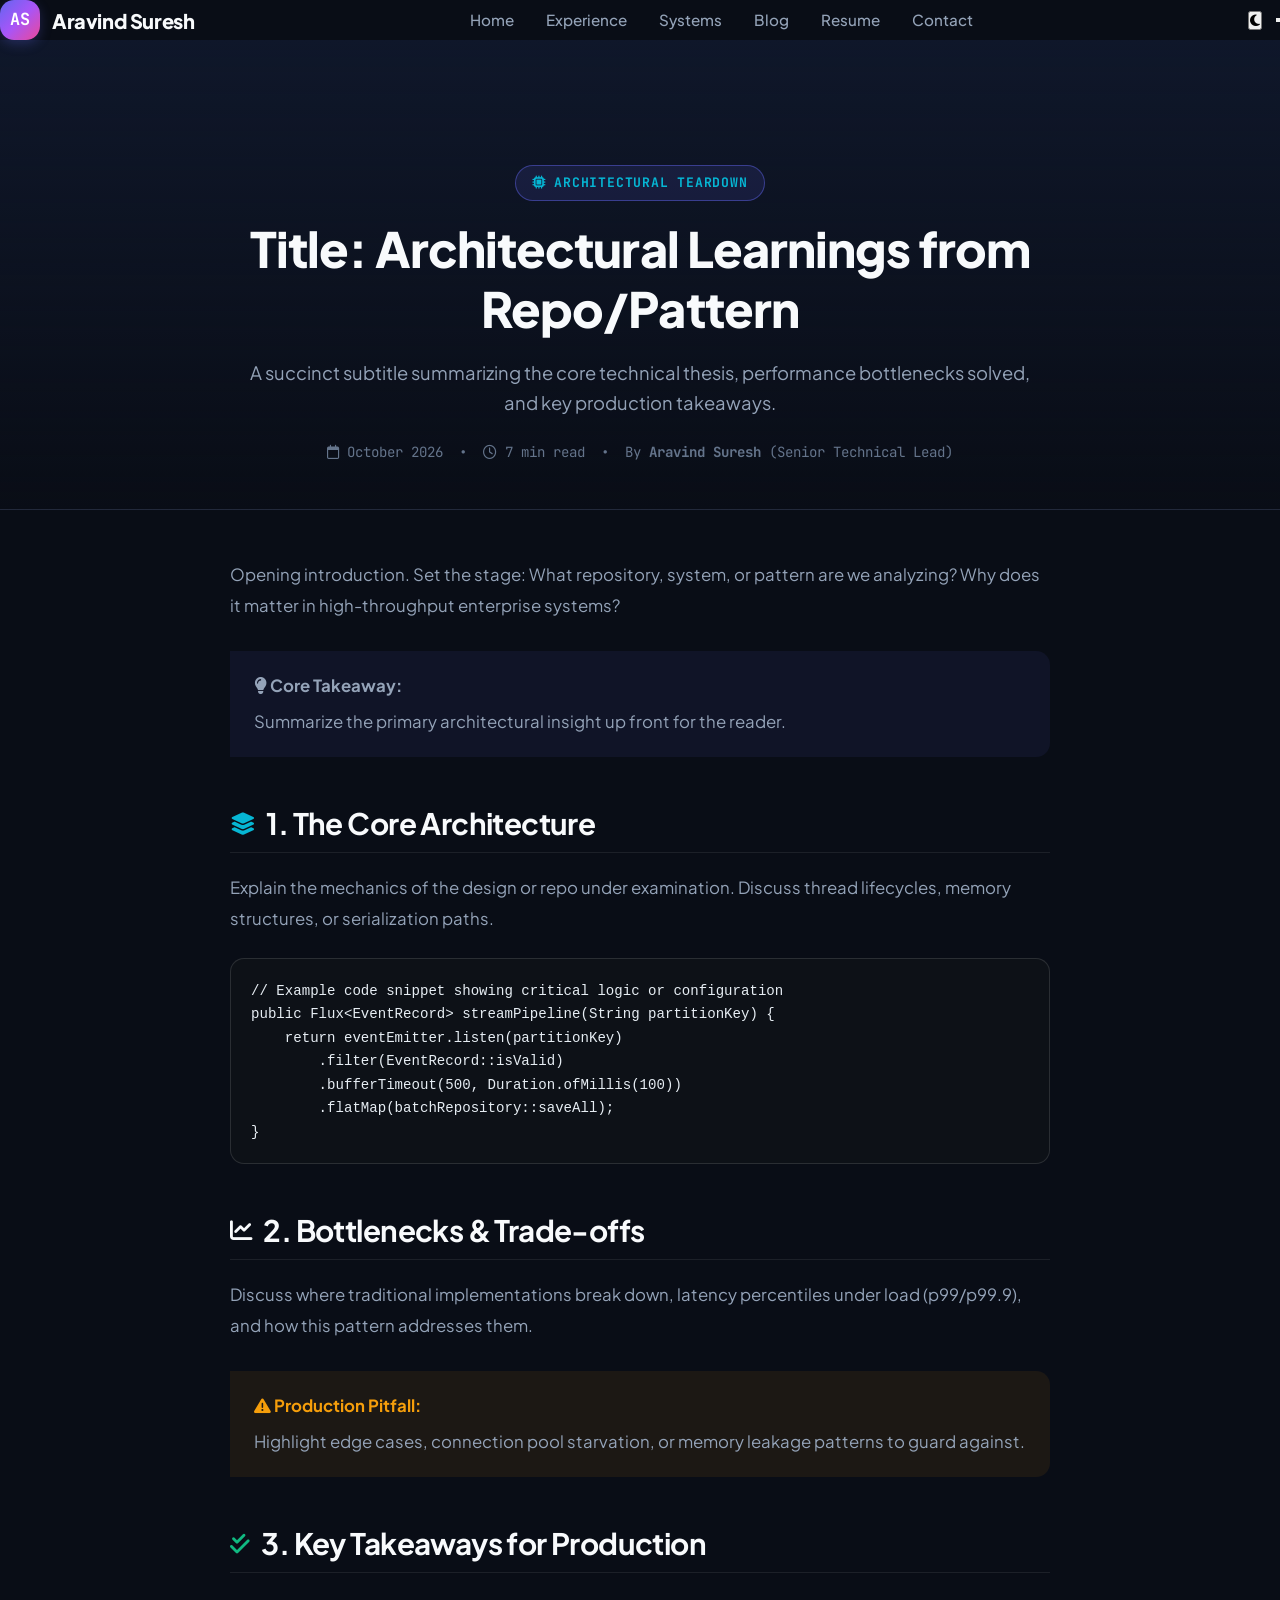
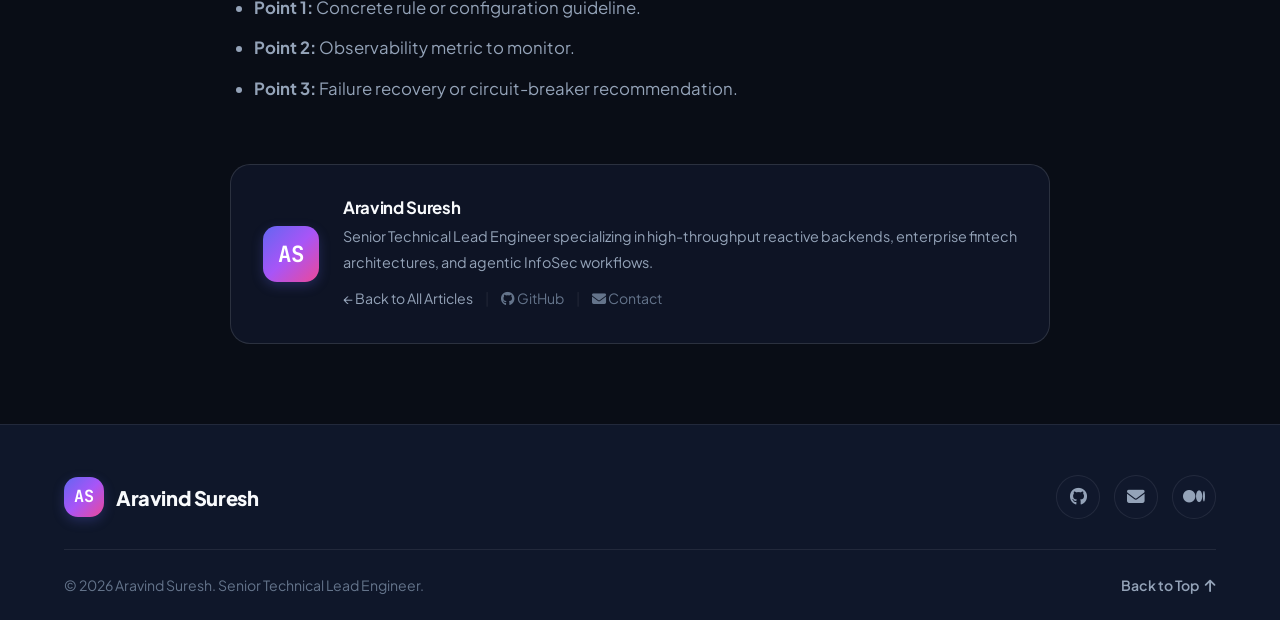
<file: blog-post-template.html>
<!DOCTYPE html>
<html lang="en">
<head>
  <meta charset="UTF-8">
  <meta name="viewport" content="width=device-width, initial-scale=1.0">
  <title>Article Title (Engaging &amp; Specific) | Aravind Suresh</title>

  <!-- SEO & Metadata -->
  <meta name="description" content="Brief 150-160 character description of this technical deep dive, architecture analysis, or repo learnings.">
  <meta name="author" content="Aravind Suresh">
  <meta name="keywords" content="Distributed Systems, Reactive Programming, Spring WebFlux, Software Architecture, Aravind Suresh">

  <!-- Open Graph / Social Sharing -->
  <meta property="og:type" content="article">
  <meta property="og:url" content="https://aravind1998.github.io/blog-post-template.html">
  <meta property="og:title" content="Article Title | Aravind Suresh">
  <meta property="og:description" content="Brief summary for social embeds and search results.">
  <meta property="og:image" content="https://aravind1998.github.io/assets/img/elaborate-ai-bubble-graph.jpg">
  <meta name="twitter:card" content="summary_large_image">
  <meta name="twitter:image" content="https://aravind1998.github.io/assets/img/elaborate-ai-bubble-graph.jpg">

  <!-- Favicon -->
  <link rel="icon" href="data:image/svg+xml,<svg xmlns=%22http://www.w3.org/2000/svg%22 viewBox=%220%200%20100%20100%22><rect width=%22100%22 height=%22100%22 rx=%2220%22 fill=%22%236366f1%22/><text y=%22.68em%22 x=%2250%25%22 font-size=%2252%22 font-family=%22sans-serif%22 font-weight=%22bold%22 fill=%22white%22 text-anchor=%22middle%22>AS</text></svg>">

  <!-- Stylesheets -->
  <link rel="stylesheet" href="https://cdnjs.cloudflare.com/ajax/libs/font-awesome/6.5.1/css/all.min.css">
  <link rel="stylesheet" href="assets/css/custom-theme.css">

  <style>
    .article-header {
      padding: 125px 0 45px;
      text-align: center;
      background: linear-gradient(180deg, var(--bg-secondary) 0%, transparent 100%);
      border-bottom: 1px solid var(--border-color);
    }

    .article-badge {
      display: inline-flex;
      align-items: center;
      gap: 8px;
      font-family: var(--font-mono);
      font-size: 0.82rem;
      padding: 6px 16px;
      border-radius: var(--radius-full);
      background: var(--accent-subtle);
      color: var(--accent-cyan);
      border: 1px solid var(--border-hover);
      font-weight: 700;
      margin-bottom: 18px;
      text-transform: uppercase;
      letter-spacing: 0.06em;
    }

    .article-title {
      font-size: clamp(2rem, 3.8vw, 3.1rem);
      font-weight: 800;
      line-height: 1.25;
      margin-bottom: 18px;
      color: var(--text-primary);
      max-width: 950px;
      margin-left: auto;
      margin-right: auto;
    }

    .article-subtitle {
      font-size: 1.15rem;
      color: var(--text-secondary);
      max-width: 780px;
      margin: 0 auto 24px;
      line-height: 1.6;
    }

    .article-meta {
      display: flex;
      justify-content: center;
      align-items: center;
      gap: 16px;
      font-size: 0.88rem;
      color: var(--text-muted);
      font-family: var(--font-mono);
      flex-wrap: wrap;
    }

    .article-content {
      max-width: 860px;
      margin: 0 auto;
      padding: 50px 20px 80px;
      line-height: 1.8;
      font-size: 1.05rem;
      color: var(--text-secondary);
    }

    .article-content h2 {
      font-size: 1.85rem;
      color: var(--text-primary);
      margin: 48px 0 20px;
      padding-bottom: 10px;
      border-bottom: 1px solid var(--border-color);
      display: flex;
      align-items: center;
      gap: 12px;
    }

    .article-content h3 {
      font-size: 1.35rem;
      color: var(--text-primary);
      margin: 32px 0 16px;
    }

    .article-content p {
      margin-bottom: 22px;
    }

    .article-content ul, .article-content ol {
      margin-bottom: 24px;
      padding-left: 24px;
    }

    .article-content li {
      margin-bottom: 10px;
    }

    .callout-box {
      background: rgba(99, 102, 241, 0.08);
      border-left: 4px solid var(--primary);
      padding: 20px 24px;
      border-radius: 0 var(--radius-md) var(--radius-md) 0;
      margin: 30px 0;
    }

    .callout-box.warning {
      background: rgba(245, 158, 11, 0.08);
      border-left-color: #f59e0b;
    }

    .code-block {
      background: #0d1117;
      border: 1px solid var(--border-glass);
      border-radius: var(--radius-md);
      padding: 20px;
      overflow-x: auto;
      font-family: var(--font-mono);
      font-size: 0.88rem;
      color: #e6edf3;
      line-height: 1.6;
      margin: 24px 0;
    }

    .author-card {
      margin-top: 60px;
      padding: 32px;
      background: var(--bg-card);
      border: 1px solid var(--border-glass);
      border-radius: var(--radius-lg);
      display: flex;
      gap: 24px;
      align-items: center;
    }
  </style>
</head>
<body>

  <!-- Navigation -->
  <nav class="navbar" id="navbar">
    <div class="nav-container">
      <a href="/" class="nav-logo">
        <div class="logo-badge">AS</div>
        <span>Aravind Suresh</span>
      </a>

      <ul class="nav-links" id="nav-links">
        <li><a href="/" class="nav-link">Home</a></li>
        <li><a href="experience.html" class="nav-link">Experience</a></li>
        <li><a href="projects.html" class="nav-link">Systems</a></li>
        <li><a href="blog.html" class="nav-link active">Blog</a></li>
        <li><a href="resume.html" class="nav-link">Resume</a></li>
        <li><a href="contact.html" class="nav-link">Contact</a></li>
      </ul>

      <div class="nav-actions">
        <button class="theme-toggle" id="theme-toggle" aria-label="Toggle theme">
          <i class="fa-solid fa-moon"></i>
        </button>
        <button class="mobile-toggle" id="mobile-toggle" aria-label="Toggle menu">
          <span></span><span></span><span></span>
        </button>
      </div>
    </div>
  </nav>

  <!-- Article Header -->
  <header class="article-header">
    <div class="container">
      <div class="article-badge">
        <i class="fa-solid fa-microchip"></i> Architectural Teardown
      </div>
      <h1 class="article-title">Title: Architectural Learnings from Repo/Pattern</h1>
      <p class="article-subtitle">
        A succinct subtitle summarizing the core technical thesis, performance bottlenecks solved, and key production takeaways.
      </p>
      <div class="article-meta">
        <span><i class="fa-regular fa-calendar"></i> October 2026</span>
        <span>•</span>
        <span><i class="fa-regular fa-clock"></i> 7 min read</span>
        <span>•</span>
        <span>By <strong>Aravind Suresh</strong> (Senior Technical Lead)</span>
      </div>
    </div>
  </header>

  <!-- Article Body -->
  <main class="article-content">

    <p>
      Opening introduction. Set the stage: What repository, system, or pattern are we analyzing? Why does it matter in high-throughput enterprise systems?
    </p>

    <div class="callout-box">
      <strong style="color: var(--primary-light);"><i class="fa-solid fa-lightbulb"></i> Core Takeaway:</strong>
      <p style="margin: 6px 0 0; color: var(--text-secondary);">
        Summarize the primary architectural insight up front for the reader.
      </p>
    </div>

    <h2><i class="fa-solid fa-layer-group" style="color: var(--accent-cyan); font-size: 1.4rem;"></i> 1. The Core Architecture</h2>
    <p>
      Explain the mechanics of the design or repo under examination. Discuss thread lifecycles, memory structures, or serialization paths.
    </p>

    <pre class="code-block"><code>// Example code snippet showing critical logic or configuration
public Flux&lt;EventRecord&gt; streamPipeline(String partitionKey) {
    return eventEmitter.listen(partitionKey)
        .filter(EventRecord::isValid)
        .bufferTimeout(500, Duration.ofMillis(100))
        .flatMap(batchRepository::saveAll);
}</code></pre>

    <h2><i class="fa-solid fa-chart-line" style="color: var(--primary-light); font-size: 1.4rem;"></i> 2. Bottlenecks &amp; Trade-offs</h2>
    <p>
      Discuss where traditional implementations break down, latency percentiles under load (p99/p99.9), and how this pattern addresses them.
    </p>

    <div class="callout-box warning">
      <strong style="color: #f59e0b;"><i class="fa-solid fa-triangle-exclamation"></i> Production Pitfall:</strong>
      <p style="margin: 6px 0 0; color: var(--text-secondary);">
        Highlight edge cases, connection pool starvation, or memory leakage patterns to guard against.
      </p>
    </div>

    <h2><i class="fa-solid fa-check-double" style="color: #10b981; font-size: 1.4rem;"></i> 3. Key Takeaways for Production</h2>
    <ul>
      <li><strong>Point 1:</strong> Concrete rule or configuration guideline.</li>
      <li><strong>Point 2:</strong> Observability metric to monitor.</li>
      <li><strong>Point 3:</strong> Failure recovery or circuit-breaker recommendation.</li>
    </ul>

    <!-- Author Card -->
    <div class="author-card">
      <div class="logo-badge" style="width: 56px; height: 56px; font-size: 1.4rem; flex-shrink: 0;">AS</div>
      <div>
        <h4 style="margin: 0 0 6px; color: var(--text-primary);">Aravind Suresh</h4>
        <p style="margin: 0 0 10px; font-size: 0.9rem; color: var(--text-secondary);">
          Senior Technical Lead Engineer specializing in high-throughput reactive backends, enterprise fintech architectures, and agentic InfoSec workflows.
        </p>
        <div style="display: flex; gap: 12px; font-size: 0.88rem;">
          <a href="blog.html" style="color: var(--primary-light);">← Back to All Articles</a>
          <span style="color: var(--border-color);">|</span>
          <a href="https://github.com/Aravind1998" target="_blank" rel="noopener noreferrer" style="color: var(--text-muted);"><i class="fa-brands fa-github"></i> GitHub</a>
          <span style="color: var(--border-color);">|</span>
          <a href="contact.html" style="color: var(--text-muted);"><i class="fa-solid fa-envelope"></i> Contact</a>
        </div>
      </div>
    </div>

  </main>

  <!-- Footer -->
  <footer>
    <div class="container">
      <div class="footer-top">
        <a href="/" class="nav-logo">
          <div class="logo-badge">AS</div>
          <span>Aravind Suresh</span>
        </a>

        <div class="footer-social-links">
          <a href="https://github.com/Aravind1998" target="_blank" rel="noopener noreferrer" class="btn-icon" title="GitHub">
            <i class="fa-brands fa-github"></i>
          </a>
          <a href="mailto:aravindsuresh98@gmail.com" class="btn-icon" title="Email">
            <i class="fa-solid fa-envelope"></i>
          </a>
          <a href="https://medium.com/perfiostechblog/embracing-reactive-programming-optimizing-cloud-database-and-web-operations-36e16913ded9" target="_blank" rel="noopener noreferrer" class="btn-icon" title="Medium Publication">
            <i class="fa-brands fa-medium"></i>
          </a>
        </div>
      </div>

      <div class="footer-bottom">
        <div>&copy; 2026 Aravind Suresh. Senior Technical Lead Engineer.</div>
        <a href="#" class="back-to-top"><span>Back to Top</span> <i class="fa-solid fa-arrow-up"></i></a>
      </div>
    </div>
  </footer>

  <!-- Scripts -->
  <script src="assets/js/custom-site.js"></script>
</body>
</html>
</file>
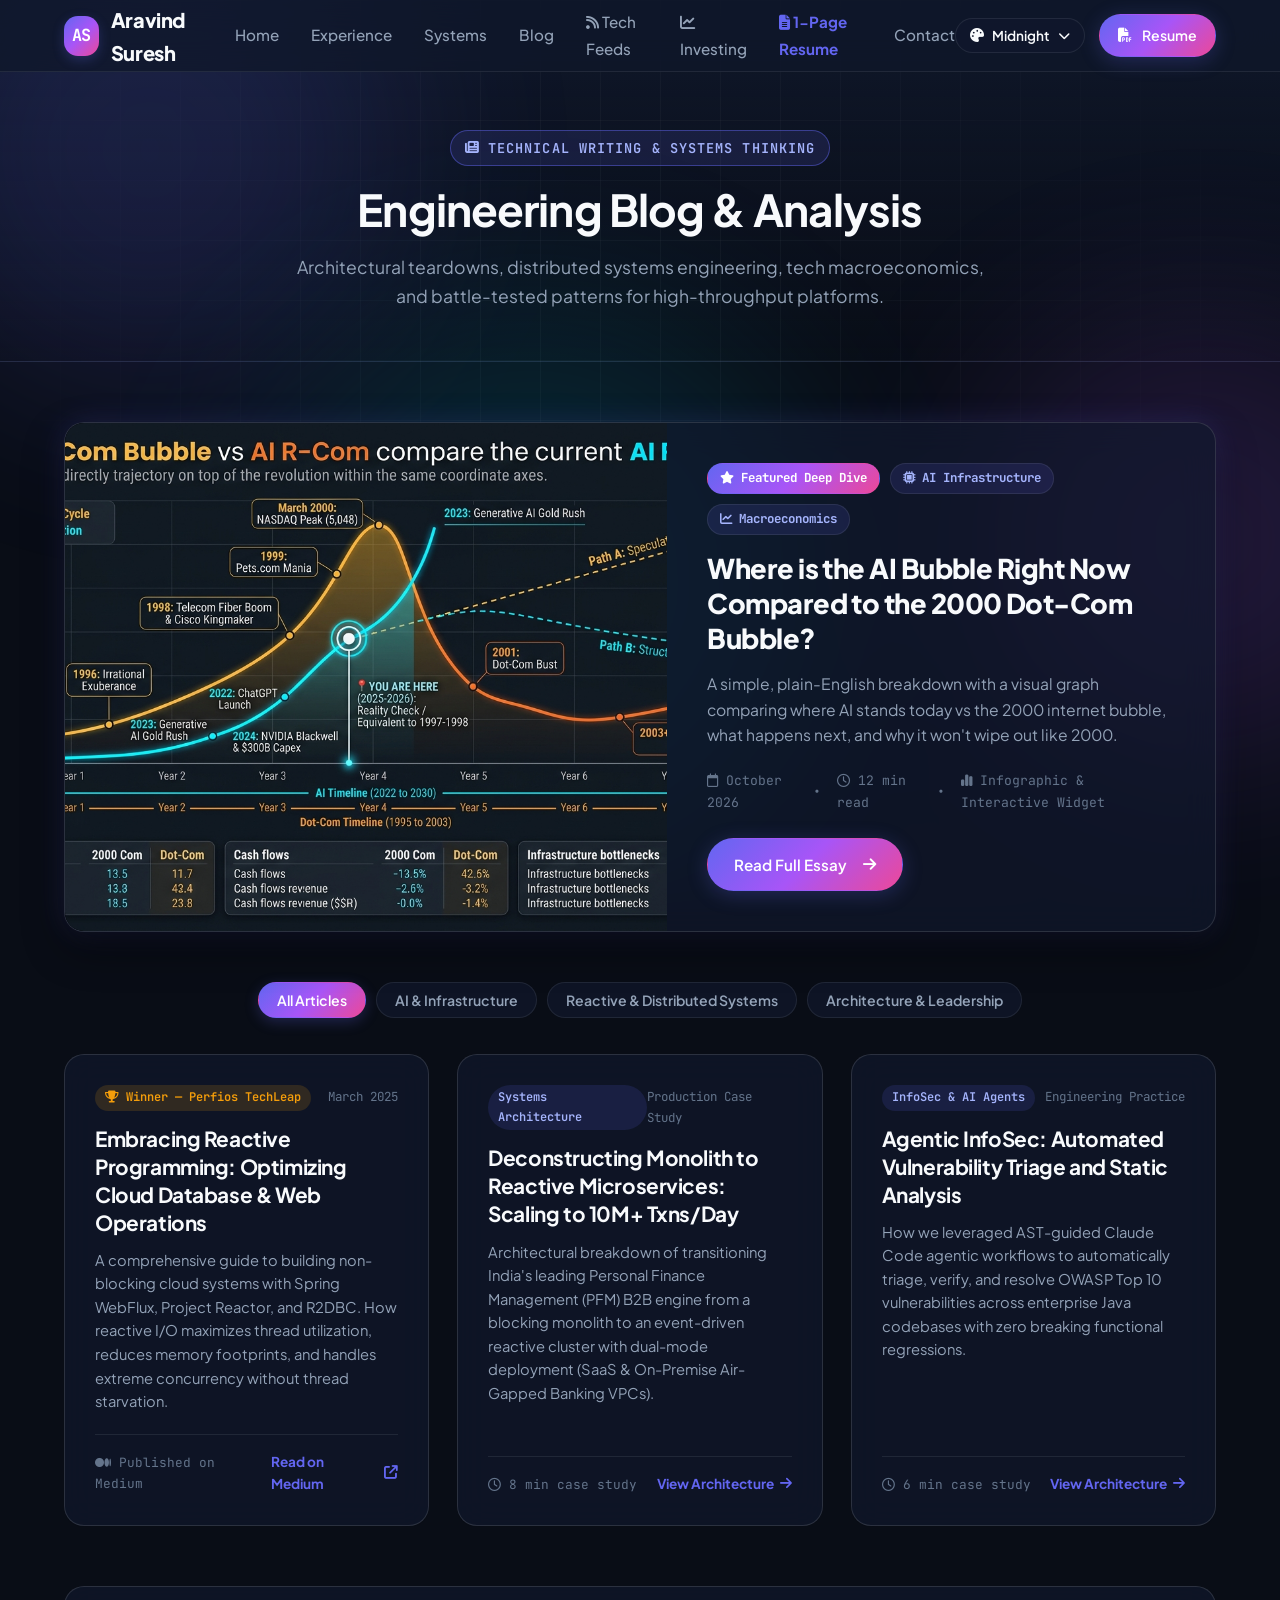
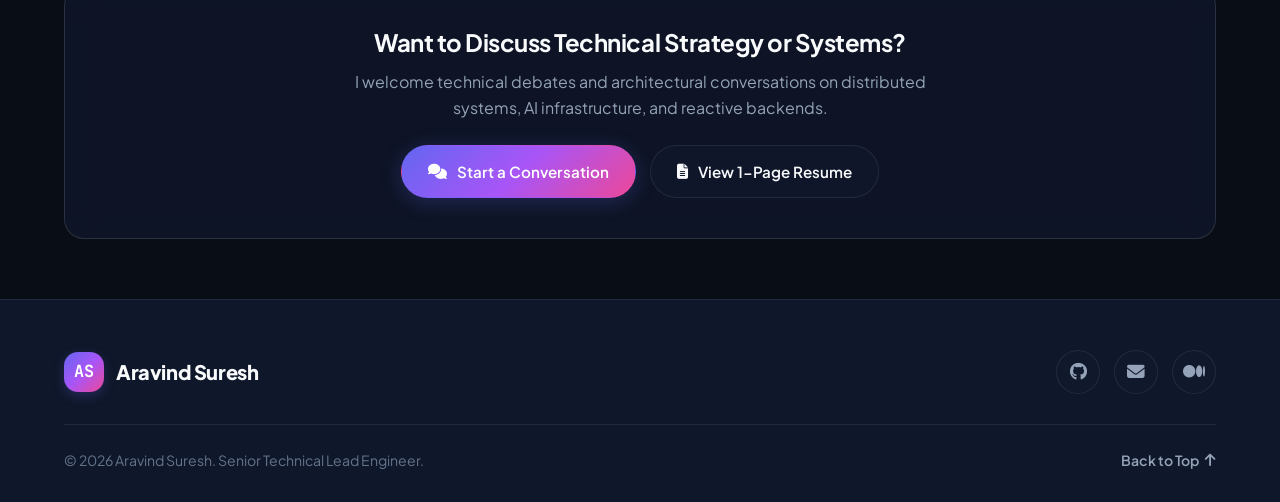
<file: blog.html>
<!DOCTYPE html>
<html lang="en">
<head>
  <meta charset="UTF-8">
  <meta name="viewport" content="width=device-width, initial-scale=1.0">
  <title>Engineering Blog &amp; Systems Insights | Aravind Suresh</title>

  <!-- SEO & Metadata -->
  <meta name="description" content="Technical essays, architectural breakdowns, and macroeconomic analyses by Aravind Suresh (Senior Technical Lead Engineer at Perfios). Topics include AI infrastructure, reactive systems, and engineering leadership.">
  <meta name="author" content="Aravind Suresh">
  <meta name="keywords" content="Aravind Suresh Blog, AI Infrastructure, Dot-Com Bubble, Reactive Systems, Spring WebFlux, Software Architecture, Perfios">

  <!-- Open Graph / Social Cards -->
  <meta property="og:type" content="website">
  <meta property="og:url" content="https://aravind1998.github.io/blog.html">
  <meta property="og:title" content="Engineering Blog &amp; Systems Insights | Aravind Suresh">
  <meta property="og:description" content="Technical essays, architectural breakdowns, and macroeconomic analyses by Aravind Suresh.">
  <meta property="og:image" content="https://aravind1998.github.io/assets/img/elaborate-ai-bubble-graph.jpg">
  <meta name="twitter:card" content="summary_large_image">
  <meta name="twitter:image" content="https://aravind1998.github.io/assets/img/elaborate-ai-bubble-graph.jpg">

  <!-- Favicon -->
  <link rel="icon" href="data:image/svg+xml,<svg xmlns=%22http://www.w3.org/2000/svg%22 viewBox=%220%200%20100%20100%22><rect width=%22100%22 height=%22100%22 rx=%2220%22 fill=%22%236366f1%22/><text y=%22.68em%22 x=%2250%25%22 font-size=%2252%22 font-family=%22sans-serif%22 font-weight=%22bold%22 fill=%22white%22 text-anchor=%22middle%22>AS</text></svg>">

  <!-- Stylesheets -->
  <link rel="stylesheet" href="https://cdnjs.cloudflare.com/ajax/libs/font-awesome/6.5.1/css/all.min.css">
  <link rel="stylesheet" href="assets/css/custom-theme.css">

  <style>
    .page-header-banner {
      padding: 130px 0 50px;
      text-align: center;
      background: linear-gradient(180deg, var(--bg-secondary) 0%, transparent 100%);
      border-bottom: 1px solid var(--border-color);
    }

    /* Featured Post Card */
    .featured-post-hero {
      background: var(--bg-card);
      border: 1px solid var(--border-glass);
      border-radius: var(--radius-lg);
      overflow: hidden;
      margin-bottom: 50px;
      backdrop-filter: blur(16px);
      -webkit-backdrop-filter: blur(16px);
      box-shadow: var(--shadow-lg), var(--shadow-glow);
      display: grid;
      grid-template-columns: 1.1fr 1fr;
      transition: var(--transition);
    }

    .featured-post-hero:hover {
      border-color: var(--border-hover);
      transform: translateY(-3px);
    }

    @media (max-width: 900px) {
      .featured-post-hero {
        grid-template-columns: 1fr;
      }
    }

    .featured-img-wrap {
      position: relative;
      overflow: hidden;
      background: #000;
      min-height: 280px;
    }

    .featured-img-wrap img {
      width: 100%;
      height: 100%;
      object-fit: cover;
      display: block;
      transition: transform 0.5s ease;
    }

    .featured-post-hero:hover .featured-img-wrap img {
      transform: scale(1.03);
    }

    .featured-content {
      padding: 40px;
      display: flex;
      flex-direction: column;
      justify-content: center;
    }

    .featured-badge-row {
      display: flex;
      align-items: center;
      gap: 10px;
      flex-wrap: wrap;
      margin-bottom: 16px;
    }

    .featured-pill {
      font-family: var(--font-mono);
      font-size: 0.78rem;
      padding: 4px 12px;
      border-radius: var(--radius-full);
      background: var(--badge-bg);
      color: var(--badge-text);
      border: 1px solid var(--border-color);
      font-weight: 700;
    }

    .featured-pill.gradient {
      background: var(--accent-gradient);
      color: #fff;
      border-color: transparent;
    }

    .featured-title {
      font-size: 1.7rem;
      font-weight: 800;
      line-height: 1.3;
      margin-bottom: 14px;
      color: var(--text-primary);
    }

    .featured-title a {
      color: inherit;
      text-decoration: none;
      transition: color 0.2s;
    }

    .featured-title a:hover {
      color: var(--accent-primary);
    }

    .featured-excerpt {
      font-size: 0.98rem;
      color: var(--text-secondary);
      line-height: 1.65;
      margin-bottom: 22px;
    }

    .featured-meta {
      display: flex;
      align-items: center;
      gap: 16px;
      font-family: var(--font-mono);
      font-size: 0.82rem;
      color: var(--text-muted);
      margin-bottom: 24px;
    }

    /* Blog Filter Bar */
    .filter-bar {
      display: flex;
      justify-content: center;
      gap: 10px;
      flex-wrap: wrap;
      margin-bottom: 36px;
    }

    .filter-chip {
      padding: 8px 18px;
      border-radius: var(--radius-full);
      background: var(--bg-card);
      border: 1px solid var(--border-color);
      color: var(--text-secondary);
      font-size: 0.88rem;
      font-weight: 600;
      cursor: pointer;
      transition: var(--transition);
      font-family: var(--font-main);
    }

    .filter-chip:hover {
      color: var(--text-primary);
      border-color: var(--border-hover);
    }

    .filter-chip.active {
      background: var(--accent-gradient);
      color: #fff;
      border-color: transparent;
      box-shadow: 0 4px 14px var(--glow-color);
    }

    /* Blog Grid */
    .blog-grid {
      display: grid;
      grid-template-columns: repeat(auto-fit, minmax(340px, 1fr));
      gap: 28px;
      margin-bottom: 60px;
    }

    .blog-card {
      background: var(--bg-card);
      border: 1px solid var(--border-glass);
      border-radius: var(--radius-lg);
      padding: 30px;
      display: flex;
      flex-direction: column;
      justify-content: space-between;
      backdrop-filter: blur(16px);
      -webkit-backdrop-filter: blur(16px);
      transition: var(--transition);
    }

    .blog-card:hover {
      border-color: var(--border-hover);
      transform: translateY(-4px);
      box-shadow: var(--shadow-md), var(--shadow-glow);
    }

    .card-top-tags {
      display: flex;
      justify-content: space-between;
      align-items: center;
      margin-bottom: 14px;
    }

    .card-tag {
      font-family: var(--font-mono);
      font-size: 0.75rem;
      padding: 3px 10px;
      border-radius: var(--radius-full);
      background: var(--badge-bg);
      color: var(--badge-text);
      font-weight: 600;
    }

    .card-date {
      font-family: var(--font-mono);
      font-size: 0.78rem;
      color: var(--text-muted);
    }

    .card-title {
      font-size: 1.3rem;
      font-weight: 700;
      color: var(--text-primary);
      margin-bottom: 12px;
      line-height: 1.35;
    }

    .card-title a {
      color: inherit;
      text-decoration: none;
      transition: color 0.2s;
    }

    .card-title a:hover {
      color: var(--accent-primary);
    }

    .card-excerpt {
      font-size: 0.92rem;
      color: var(--text-secondary);
      line-height: 1.6;
      margin-bottom: 20px;
      flex-grow: 1;
    }

    .card-footer {
      display: flex;
      justify-content: space-between;
      align-items: center;
      padding-top: 16px;
      border-top: 1px solid var(--border-color);
      font-size: 0.85rem;
    }

    .read-time {
      font-family: var(--font-mono);
      color: var(--text-muted);
      font-size: 0.8rem;
    }

    .read-link {
      color: var(--accent-primary);
      text-decoration: none;
      font-weight: 700;
      display: inline-flex;
      align-items: center;
      gap: 6px;
      transition: var(--transition);
    }

    .read-link:hover {
      gap: 10px;
      color: var(--accent-secondary);
    }
  </style>
</head>
<body>

  <!-- Ambient Light Orbs -->
  <div class="ambient-bg" aria-hidden="true">
    <div class="ambient-grid"></div>
    <div class="ambient-orb ambient-orb-1"></div>
    <div class="ambient-orb ambient-orb-2"></div>
    <div class="ambient-orb ambient-orb-3"></div>
  </div>

  <!-- Navigation Bar -->
  <header class="header-nav">
    <div class="container nav-container">
      <a href="/" class="nav-logo" aria-label="Aravind Suresh Home">
        <div class="logo-badge">AS</div>
        <span>Aravind Suresh</span>
      </a>

      <ul class="nav-links" id="nav-links">
        <li><a href="/" class="nav-link">Home</a></li>
        <li><a href="experience.html" class="nav-link">Experience</a></li>
        <li><a href="projects.html" class="nav-link">Systems</a></li>
        <li><a href="blog.html" class="nav-link active">Blog</a></li>
        <li><a href="/curated-tech-feeds/" class="nav-link"><i class="fa-solid fa-rss"></i> Tech Feeds</a></li>
        <li><a href="/indian-equity-feeds/" class="nav-link"><i class="fa-solid fa-chart-line"></i> Investing</a></li>
        <li><a href="resume.html" class="nav-link" style="color: var(--accent-primary); font-weight: 700;"><i class="fa-solid fa-file-lines"></i> 1-Page Resume</a></li>
        <li><a href="contact.html" class="nav-link">Contact</a></li>
      </ul>

      <div class="nav-actions">
        <!-- Theme Picker -->
        <div class="theme-picker-wrapper">
          <button class="theme-btn" id="theme-picker-btn" aria-label="Select theme palette">
            <i class="fa-solid fa-palette"></i>
            <span id="current-theme-label">Theme</span>
            <i class="fa-solid fa-chevron-down" style="font-size: 0.75rem;"></i>
          </button>
          <div class="theme-dropdown" id="theme-dropdown">
            <button class="theme-option active" data-set-theme="midnight">
              <span class="theme-color-dot dot-midnight"></span> Midnight (Dark)
            </button>
            <button class="theme-option" data-set-theme="cyber">
              <span class="theme-color-dot dot-cyber"></span> Cyberpunk (Neon)
            </button>
            <button class="theme-option" data-set-theme="nord">
              <span class="theme-color-dot dot-nord"></span> Nord Frost
            </button>
            <button class="theme-option" data-set-theme="light">
              <span class="theme-color-dot dot-light"></span> Minimal Light
            </button>
          </div>
        </div>

        <a href="resume.html" class="btn btn-primary" style="padding: 9px 18px; font-size: 0.88rem;">
          <i class="fa-solid fa-file-pdf"></i> Resume
        </a>

        <button class="mobile-menu-btn" id="mobile-menu-toggle" aria-label="Toggle navigation menu">
          <i class="fa-solid fa-bars"></i>
        </button>
      </div>
    </div>
  </header>

  <main>
    <!-- Header Banner -->
    <div class="page-header-banner">
      <div class="container">
        <span class="section-tag"><i class="fa-solid fa-newspaper"></i> Technical Writing &amp; Systems Thinking</span>
        <h1 class="section-title">Engineering Blog &amp; Analysis</h1>
        <p class="section-desc" style="max-width: 720px; margin: 0 auto;">
          Architectural teardowns, distributed systems engineering, tech macroeconomics, and battle-tested patterns for high-throughput platforms.
        </p>
      </div>
    </div>

    <section style="padding: 60px 0;">
      <div class="container">

        <!-- Featured Post Hero -->
        <article class="featured-post-hero" data-category="ai macro systems">
          <div class="featured-img-wrap">
            <a href="blog-ai-bubble-vs-dotcom.html">
              <img src="assets/img/elaborate-ai-bubble-graph.jpg" alt="AI Bubble vs Dot-Com Bubble Comparative Chart">
            </a>
          </div>
          <div class="featured-content">
            <div class="featured-badge-row">
              <span class="featured-pill gradient"><i class="fa-solid fa-star"></i> Featured Deep Dive</span>
              <span class="featured-pill"><i class="fa-solid fa-microchip"></i> AI Infrastructure</span>
              <span class="featured-pill"><i class="fa-solid fa-chart-line"></i> Macroeconomics</span>
            </div>

            <h2 class="featured-title">
              <a href="blog-ai-bubble-vs-dotcom.html">
                Where is the AI Bubble Right Now Compared to the 2000 Dot-Com Bubble?
              </a>
            </h2>

            <p class="featured-excerpt">
              A simple, plain-English breakdown with a visual graph comparing where AI stands today vs the 2000 internet bubble, what happens next, and why it won't wipe out like 2000.
            </p>

            <div class="featured-meta">
              <span><i class="fa-regular fa-calendar"></i> October 2026</span>
              <span>•</span>
              <span><i class="fa-regular fa-clock"></i> 12 min read</span>
              <span>•</span>
              <span><i class="fa-solid fa-chart-simple"></i> Infographic &amp; Interactive Widget</span>
            </div>

            <div>
              <a href="blog-ai-bubble-vs-dotcom.html" class="btn btn-primary" style="display: inline-flex;">
                Read Full Essay <i class="fa-solid fa-arrow-right" style="margin-left: 6px;"></i>
              </a>
            </div>
          </div>
        </article>

        <!-- Category Filters -->
        <div class="filter-bar">
          <button class="filter-chip active" data-filter="all">All Articles</button>
          <button class="filter-chip" data-filter="ai">AI &amp; Infrastructure</button>
          <button class="filter-chip" data-filter="reactive">Reactive &amp; Distributed Systems</button>
          <button class="filter-chip" data-filter="leadership">Architecture &amp; Leadership</button>
        </div>

        <!-- Articles Grid -->
        <div class="blog-grid" id="articles-grid">

          <!-- Post 1: Reactive Programming (Award Winner on Medium) -->
          <article class="blog-card" data-category="reactive leadership">
            <div>
              <div class="card-top-tags">
                <span class="card-tag" style="background: rgba(245, 158, 11, 0.15); color: #f59e0b;">
                  <i class="fa-solid fa-trophy"></i> Winner — Perfios TechLeap
                </span>
                <span class="card-date">March 2025</span>
              </div>
              <h3 class="card-title">
                <a href="https://medium.com/perfiostechblog/embracing-reactive-programming-optimizing-cloud-database-and-web-operations-36e16913ded9" target="_blank" rel="noopener noreferrer">
                  Embracing Reactive Programming: Optimizing Cloud Database &amp; Web Operations
                </a>
              </h3>
              <p class="card-excerpt">
                A comprehensive guide to building non-blocking cloud systems with Spring WebFlux, Project Reactor, and R2DBC. How reactive I/O maximizes thread utilization, reduces memory footprints, and handles extreme concurrency without thread starvation.
              </p>
            </div>
            <div class="card-footer">
              <span class="read-time"><i class="fa-brands fa-medium"></i> Published on Medium</span>
              <a href="https://medium.com/perfiostechblog/embracing-reactive-programming-optimizing-cloud-database-and-web-operations-36e16913ded9" target="_blank" rel="noopener noreferrer" class="read-link">
                Read on Medium <i class="fa-solid fa-arrow-up-right-from-square"></i>
              </a>
            </div>
          </article>

          <!-- Post 2: PFM B2B Rearchitecture -->
          <article class="blog-card" data-category="reactive leadership">
            <div>
              <div class="card-top-tags">
                <span class="card-tag">Systems Architecture</span>
                <span class="card-date">Production Case Study</span>
              </div>
              <h3 class="card-title">
                <a href="projects.html#system-pfm">
                  Deconstructing Monolith to Reactive Microservices: Scaling to 10M+ Txns/Day
                </a>
              </h3>
              <p class="card-excerpt">
                Architectural breakdown of transitioning India's leading Personal Finance Management (PFM) B2B engine from a blocking monolith to an event-driven reactive cluster with dual-mode deployment (SaaS &amp; On-Premise Air-Gapped Banking VPCs).
              </p>
            </div>
            <div class="card-footer">
              <span class="read-time"><i class="fa-regular fa-clock"></i> 8 min case study</span>
              <a href="projects.html#system-pfm" class="read-link">
                View Architecture <i class="fa-solid fa-arrow-right"></i>
              </a>
            </div>
          </article>

          <!-- Post 3: InfoSec AI & Agentic Security -->
          <article class="blog-card" data-category="ai leadership">
            <div>
              <div class="card-top-tags">
                <span class="card-tag">InfoSec &amp; AI Agents</span>
                <span class="card-date">Engineering Practice</span>
              </div>
              <h3 class="card-title">
                <a href="projects.html#system-infosec">
                  Agentic InfoSec: Automated Vulnerability Triage and Static Analysis
                </a>
              </h3>
              <p class="card-excerpt">
                How we leveraged AST-guided Claude Code agentic workflows to automatically triage, verify, and resolve OWASP Top 10 vulnerabilities across enterprise Java codebases with zero breaking functional regressions.
              </p>
            </div>
            <div class="card-footer">
              <span class="read-time"><i class="fa-regular fa-clock"></i> 6 min case study</span>
              <a href="projects.html#system-infosec" class="read-link">
                View Architecture <i class="fa-solid fa-arrow-right"></i>
              </a>
            </div>
          </article>

        </div>

        <!-- Discussion CTA -->
        <div style="background: var(--bg-card); border: 1px solid var(--border-glass); border-radius: var(--radius-lg); padding: 40px; text-align: center; backdrop-filter: blur(16px);">
          <h3 style="font-size: 1.5rem; margin-bottom: 12px; color: var(--text-primary);">Want to Discuss Technical Strategy or Systems?</h3>
          <p style="color: var(--text-secondary); max-width: 600px; margin: 0 auto 24px; line-height: 1.6;">
            I welcome technical debates and architectural conversations on distributed systems, AI infrastructure, and reactive backends.
          </p>
          <div style="display: flex; justify-content: center; gap: 14px; flex-wrap: wrap;">
            <a href="contact.html" class="btn btn-primary">
              <i class="fa-solid fa-comments"></i> Start a Conversation
            </a>
            <a href="resume.html" class="btn btn-secondary">
              <i class="fa-solid fa-file-lines"></i> View 1-Page Resume
            </a>
          </div>
        </div>

      </div>
    </section>
  </main>

  <!-- Footer -->
  <footer>
    <div class="container">
      <div class="footer-top">
        <a href="/" class="nav-logo">
          <div class="logo-badge">AS</div>
          <span>Aravind Suresh</span>
        </a>

        <div class="footer-social-links">
          <a href="https://github.com/Aravind1998" target="_blank" rel="noopener noreferrer" class="btn-icon" title="GitHub">
            <i class="fa-brands fa-github"></i>
          </a>
          <a href="mailto:aravindsuresh98@gmail.com" class="btn-icon" title="Email">
            <i class="fa-solid fa-envelope"></i>
          </a>
          <a href="https://medium.com/perfiostechblog/embracing-reactive-programming-optimizing-cloud-database-and-web-operations-36e16913ded9" target="_blank" rel="noopener noreferrer" class="btn-icon" title="Medium Publication">
            <i class="fa-brands fa-medium"></i>
          </a>
        </div>
      </div>

      <div class="footer-bottom">
        <div>
          &copy; 2026 Aravind Suresh. Senior Technical Lead Engineer.
        </div>
        <a href="#" class="back-to-top">
          <span>Back to Top</span>
          <i class="fa-solid fa-arrow-up"></i>
        </a>
      </div>
    </div>
  </footer>

  <!-- Scripts -->
  <script src="assets/js/custom-site.js"></script>
  <script>
    // Blog Filter Logic
    const filterChips = document.querySelectorAll('.filter-chip');
    const articles = document.querySelectorAll('.blog-card, .featured-post-hero');

    filterChips.forEach(chip => {
      chip.addEventListener('click', () => {
        filterChips.forEach(c => c.classList.remove('active'));
        chip.classList.add('active');

        const filter = chip.getAttribute('data-filter');

        articles.forEach(art => {
          const cats = (art.getAttribute('data-category') || '').split(' ');
          if (filter === 'all' || cats.includes(filter)) {
            art.style.display = art.classList.contains('featured-post-hero') ? 'grid' : 'flex';
          } else {
            art.style.display = 'none';
          }
        });
      });
    });
  </script>
</body>
</html>
</file>
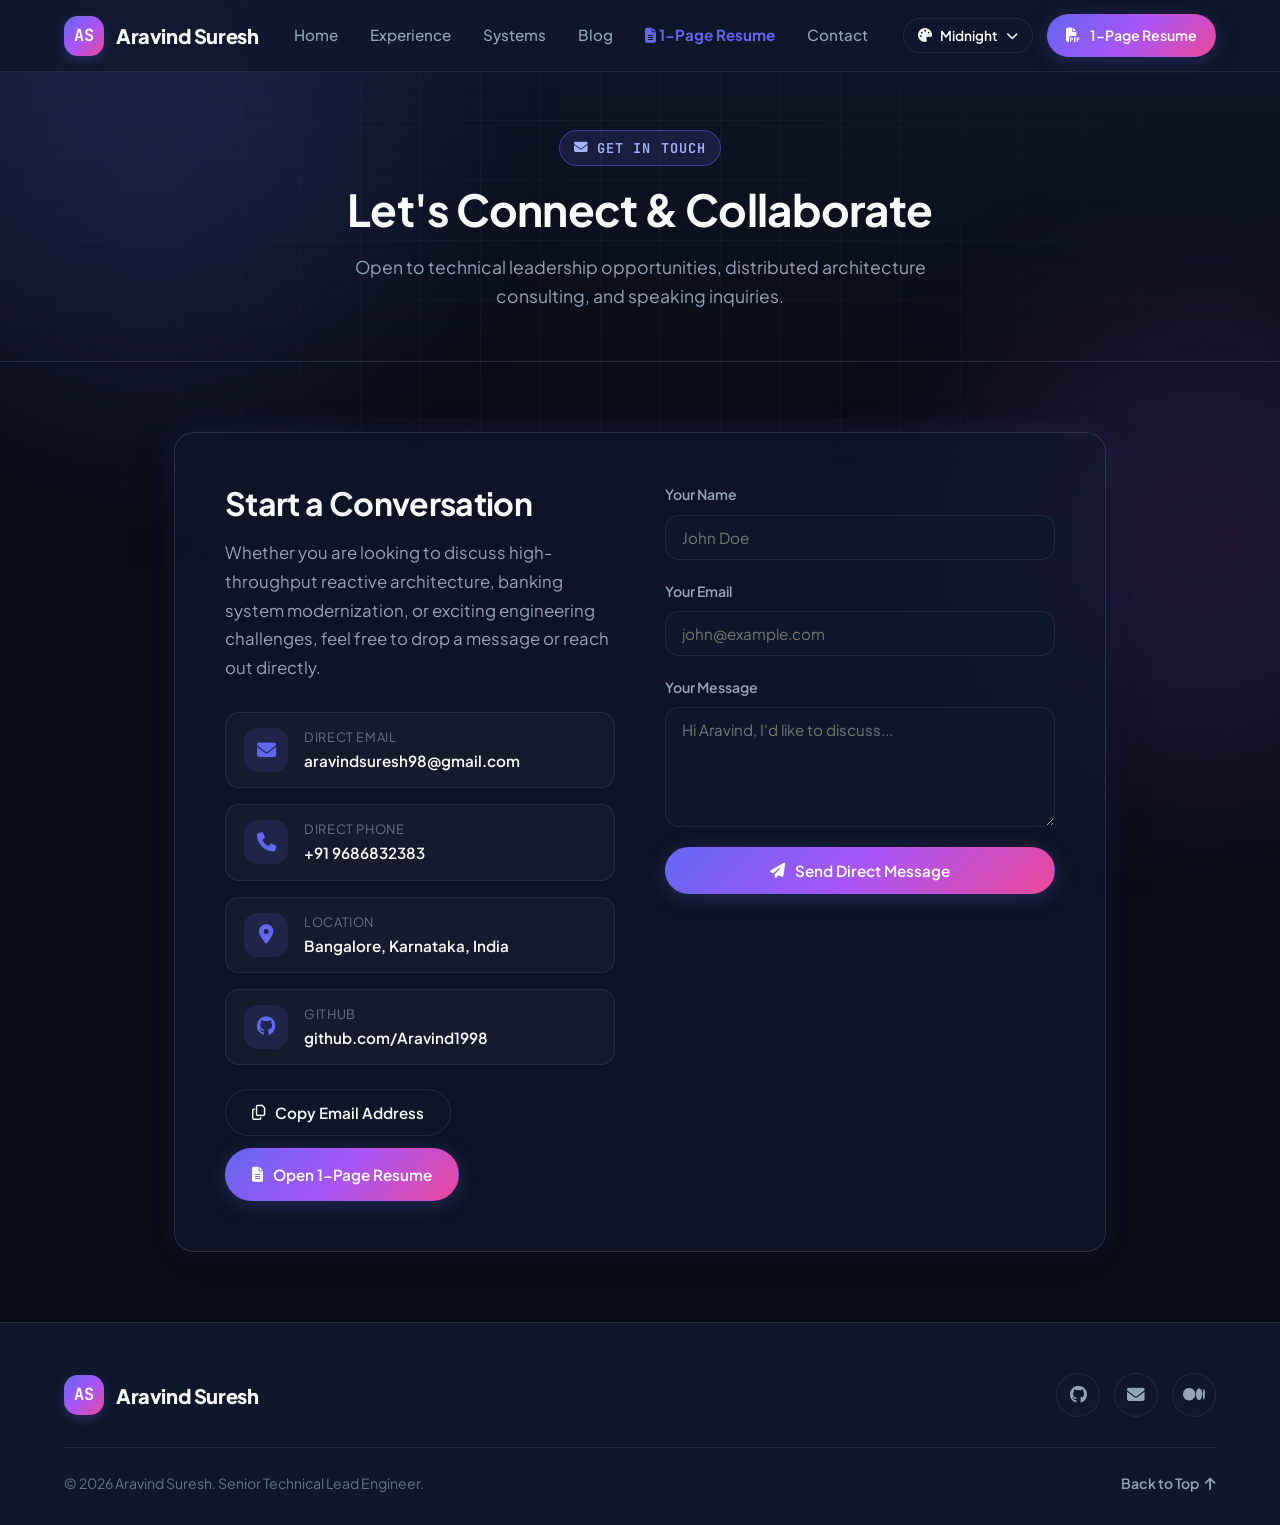
<file: contact.html>
<!DOCTYPE html>
<html lang="en">
<head>
  <meta charset="UTF-8">
  <meta name="viewport" content="width=device-width, initial-scale=1.0">
  <title>Contact &amp; Connect | Aravind Suresh</title>
  
  <meta name="description" content="Get in touch with Aravind Suresh - Senior Technical Lead Engineer in Bangalore, India. Direct email, phone, and messaging form.">
  <link rel="icon" href="data:image/svg+xml,<svg xmlns=%22http://www.w3.org/2000/svg%22 viewBox=%220%200%20100%20100%22><rect width=%22100%22 height=%22100%22 rx=%2220%22 fill=%22%236366f1%22/><text y=%22.68em%22 x=%2250%25%22 font-size=%2252%22 font-family=%22sans-serif%22 font-weight=%22bold%22 fill=%22white%22 text-anchor=%22middle%22>AS</text></svg>">
  
  <link rel="stylesheet" href="https://cdnjs.cloudflare.com/ajax/libs/font-awesome/6.5.1/css/all.min.css">
  <link rel="stylesheet" href="assets/css/custom-theme.css">

  <style>
    .page-header-banner {
      padding: 130px 0 50px;
      text-align: center;
      background: linear-gradient(180deg, var(--bg-secondary) 0%, transparent 100%);
      border-bottom: 1px solid var(--border-color);
    }
  </style>
</head>
<body>

  <div class="ambient-bg" aria-hidden="true">
    <div class="ambient-grid"></div>
    <div class="ambient-orb ambient-orb-1"></div>
    <div class="ambient-orb ambient-orb-2"></div>
  </div>

  <header class="header-nav">
    <div class="container nav-container">
      <a href="/" class="nav-logo" aria-label="Aravind Suresh Home">
        <div class="logo-badge">AS</div>
        <span>Aravind Suresh</span>
      </a>

      <ul class="nav-links" id="nav-links">
        <li><a href="/" class="nav-link">Home</a></li>
        <li><a href="experience.html" class="nav-link">Experience</a></li>
        <li><a href="projects.html" class="nav-link">Systems</a></li>
        <li><a href="blog.html" class="nav-link">Blog</a></li>
        <li><a href="resume.html" class="nav-link" style="color: var(--accent-primary); font-weight: 700;"><i class="fa-solid fa-file-lines"></i> 1-Page Resume</a></li>
        <li><a href="contact.html" class="nav-link active">Contact</a></li>
      </ul>

      <div class="nav-actions">
        <div class="theme-picker-wrapper">
          <button class="theme-btn" id="theme-picker-btn" aria-label="Select theme palette">
            <i class="fa-solid fa-palette"></i>
            <span id="current-theme-label">Theme</span>
            <i class="fa-solid fa-chevron-down" style="font-size: 0.75rem;"></i>
          </button>
          <div class="theme-dropdown" id="theme-dropdown">
            <button class="theme-option active" data-set-theme="midnight">
              <span class="theme-color-dot dot-midnight"></span> Midnight (Dark)
            </button>
            <button class="theme-option" data-set-theme="cyber">
              <span class="theme-color-dot dot-cyber"></span> Cyberpunk (Neon)
            </button>
            <button class="theme-option" data-set-theme="nord">
              <span class="theme-color-dot dot-nord"></span> Nord Frost
            </button>
            <button class="theme-option" data-set-theme="light">
              <span class="theme-color-dot dot-light"></span> Minimal Light
            </button>
          </div>
        </div>

        <a href="resume.html" class="btn btn-primary" style="padding: 9px 18px; font-size: 0.88rem;">
          <i class="fa-solid fa-file-pdf"></i> 1-Page Resume
        </a>

        <button class="mobile-menu-btn" id="mobile-menu-toggle" aria-label="Toggle navigation menu">
          <i class="fa-solid fa-bars"></i>
        </button>
      </div>
    </div>
  </header>

  <main>
    <div class="page-header-banner">
      <div class="container">
        <span class="section-tag"><i class="fa-solid fa-envelope"></i> Get In Touch</span>
        <h1 class="section-title">Let's Connect &amp; Collaborate</h1>
        <p class="section-desc" style="max-width: 650px; margin: 0 auto;">
          Open to technical leadership opportunities, distributed architecture consulting, and speaking inquiries.
        </p>
      </div>
    </div>

    <section style="padding: 70px 0;">
      <div class="container" style="max-width: 980px;">
        <div class="contact-card-box">
          <div class="contact-left">
            <h3>Start a Conversation</h3>
            <p>
              Whether you are looking to discuss high-throughput reactive architecture, banking system modernization, or exciting engineering challenges, feel free to drop a message or reach out directly.
            </p>

            <div class="contact-channels">
              <div class="contact-item">
                <div class="contact-icon-box">
                  <i class="fa-solid fa-envelope"></i>
                </div>
                <div class="contact-detail">
                  <span class="contact-label">Direct Email</span>
                  <a href="mailto:aravindsuresh98@gmail.com" class="contact-value">aravindsuresh98@gmail.com</a>
                </div>
              </div>

              <div class="contact-item">
                <div class="contact-icon-box">
                  <i class="fa-solid fa-phone"></i>
                </div>
                <div class="contact-detail">
                  <span class="contact-label">Direct Phone</span>
                  <a href="tel:+919686832383" class="contact-value">+91 9686832383</a>
                </div>
              </div>

              <div class="contact-item">
                <div class="contact-icon-box">
                  <i class="fa-solid fa-location-dot"></i>
                </div>
                <div class="contact-detail">
                  <span class="contact-label">Location</span>
                  <span class="contact-value">Bangalore, Karnataka, India</span>
                </div>
              </div>

              <div class="contact-item">
                <div class="contact-icon-box">
                  <i class="fa-brands fa-github"></i>
                </div>
                <div class="contact-detail">
                  <span class="contact-label">GitHub</span>
                  <a href="https://github.com/Aravind1998" target="_blank" rel="noopener noreferrer" class="contact-value">github.com/Aravind1998</a>
                </div>
              </div>
            </div>

            <div style="margin-top: 24px; display: flex; gap: 12px; flex-wrap: wrap;">
              <button class="btn btn-secondary copy-email-btn">
                <i class="fa-regular fa-copy"></i>
                <span>Copy Email Address</span>
              </button>
              <a href="resume.html" class="btn btn-primary">
                <i class="fa-solid fa-file-lines"></i>
                <span>Open 1-Page Resume</span>
              </a>
            </div>
          </div>

          <div class="contact-right">
            <form class="contact-form" id="contact-form">
              <div class="form-group">
                <label for="name-input">Your Name</label>
                <input type="text" id="name-input" class="form-control" placeholder="John Doe" required>
              </div>

              <div class="form-group">
                <label for="email-input">Your Email</label>
                <input type="email" id="email-input" class="form-control" placeholder="john@example.com" required>
              </div>

              <div class="form-group">
                <label for="msg-input">Your Message</label>
                <textarea id="msg-input" class="form-control" placeholder="Hi Aravind, I'd like to discuss..." required></textarea>
              </div>

              <button type="submit" class="btn btn-primary" style="width: 100%;">
                <i class="fa-solid fa-paper-plane"></i> Send Direct Message
              </button>
            </form>
          </div>
        </div>
      </div>
    </section>
  </main>

  <footer>
    <div class="container">
      <div class="footer-top">
        <a href="/" class="nav-logo">
          <div class="logo-badge">AS</div>
          <span>Aravind Suresh</span>
        </a>

        <div class="footer-social-links">
          <a href="https://github.com/Aravind1998" target="_blank" rel="noopener noreferrer" class="btn-icon" title="GitHub">
            <i class="fa-brands fa-github"></i>
          </a>
          <a href="mailto:aravindsuresh98@gmail.com" class="btn-icon" title="Email">
            <i class="fa-solid fa-envelope"></i>
          </a>
          <a href="https://medium.com/perfiostechblog/embracing-reactive-programming-optimizing-cloud-database-and-web-operations-36e16913ded9" target="_blank" rel="noopener noreferrer" class="btn-icon" title="Medium Blog">
            <i class="fa-brands fa-medium"></i>
          </a>
        </div>
      </div>

      <div class="footer-bottom">
        <div>
          &copy; 2026 Aravind Suresh. Senior Technical Lead Engineer.
        </div>
        <a href="#" class="back-to-top">
          <span>Back to Top</span>
          <i class="fa-solid fa-arrow-up"></i>
        </a>
      </div>
    </div>
  </footer>

  <div class="toast-msg" id="toast-notification">
    <i class="fa-solid fa-circle-check" style="color: #10b981;"></i>
    <span class="toast-text">Notification</span>
  </div>

  <script src="assets/js/custom-site.js"></script>
</body>
</html>
</file>
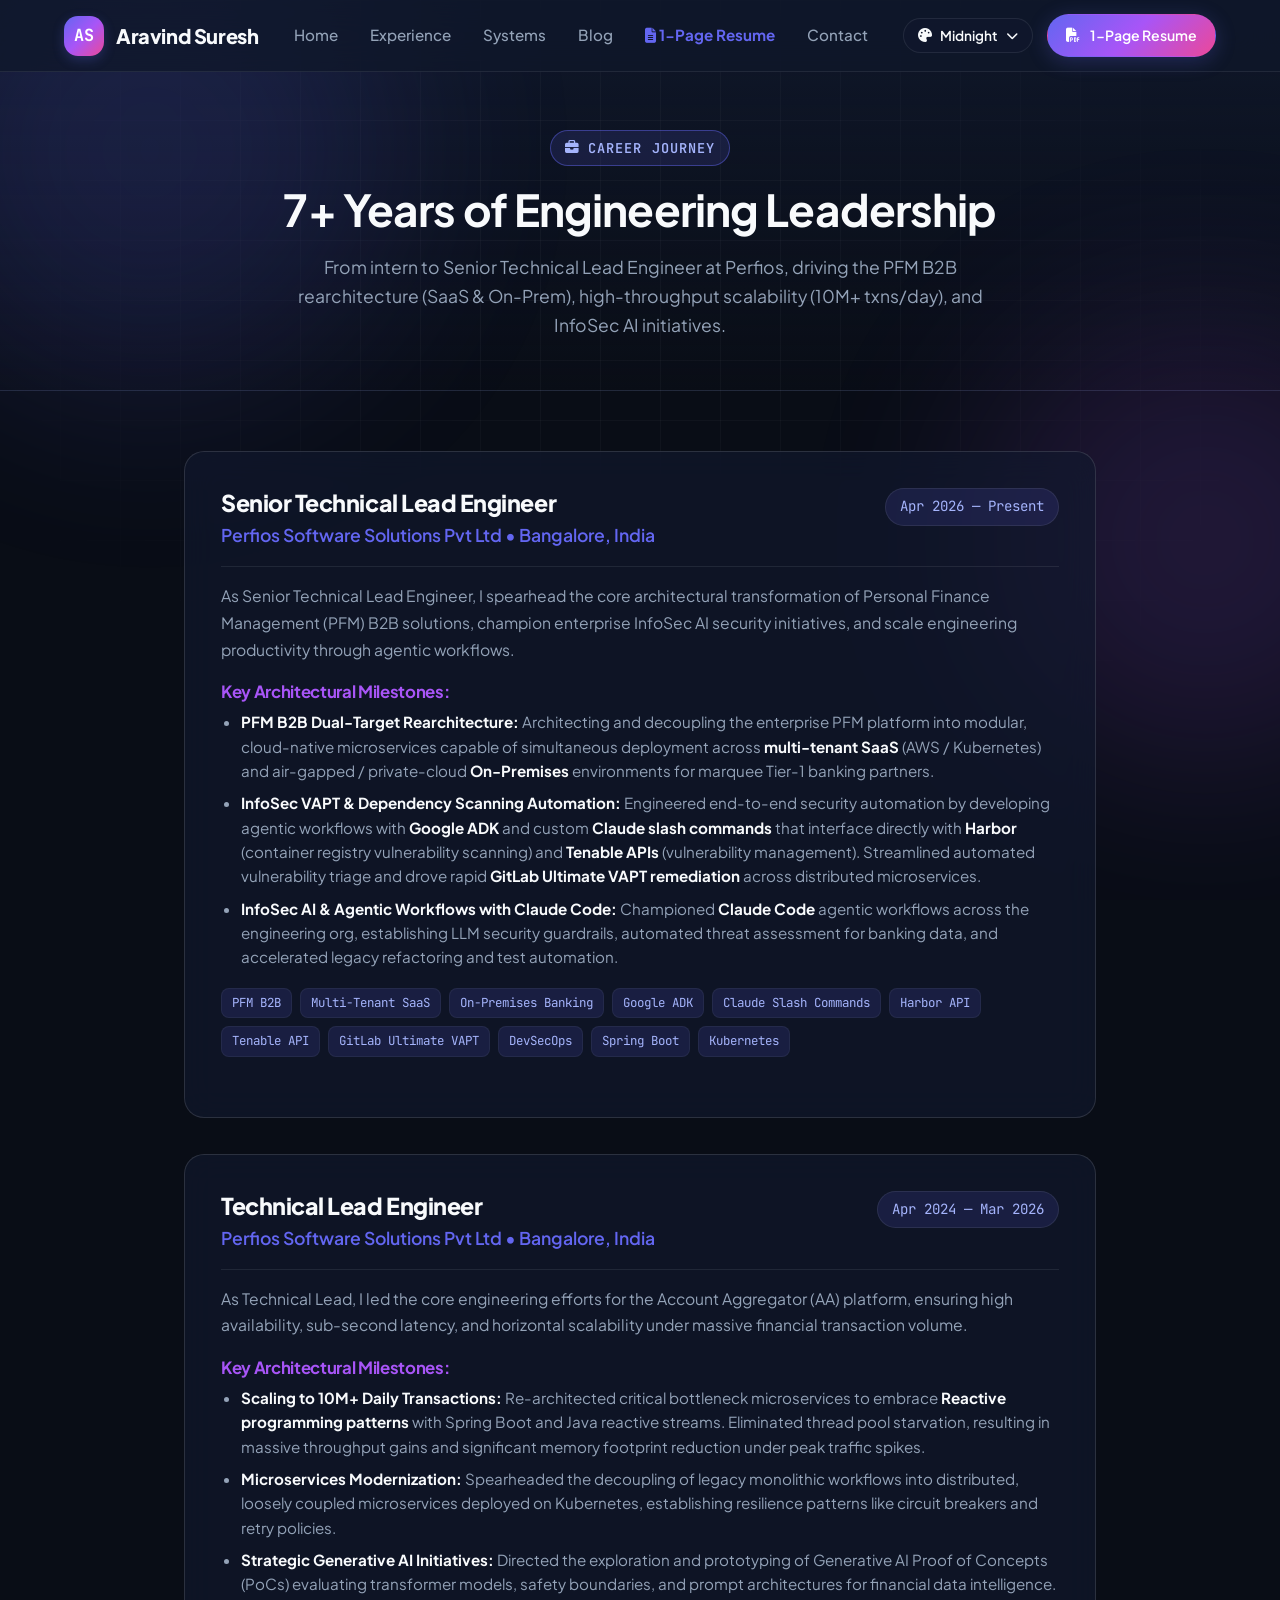
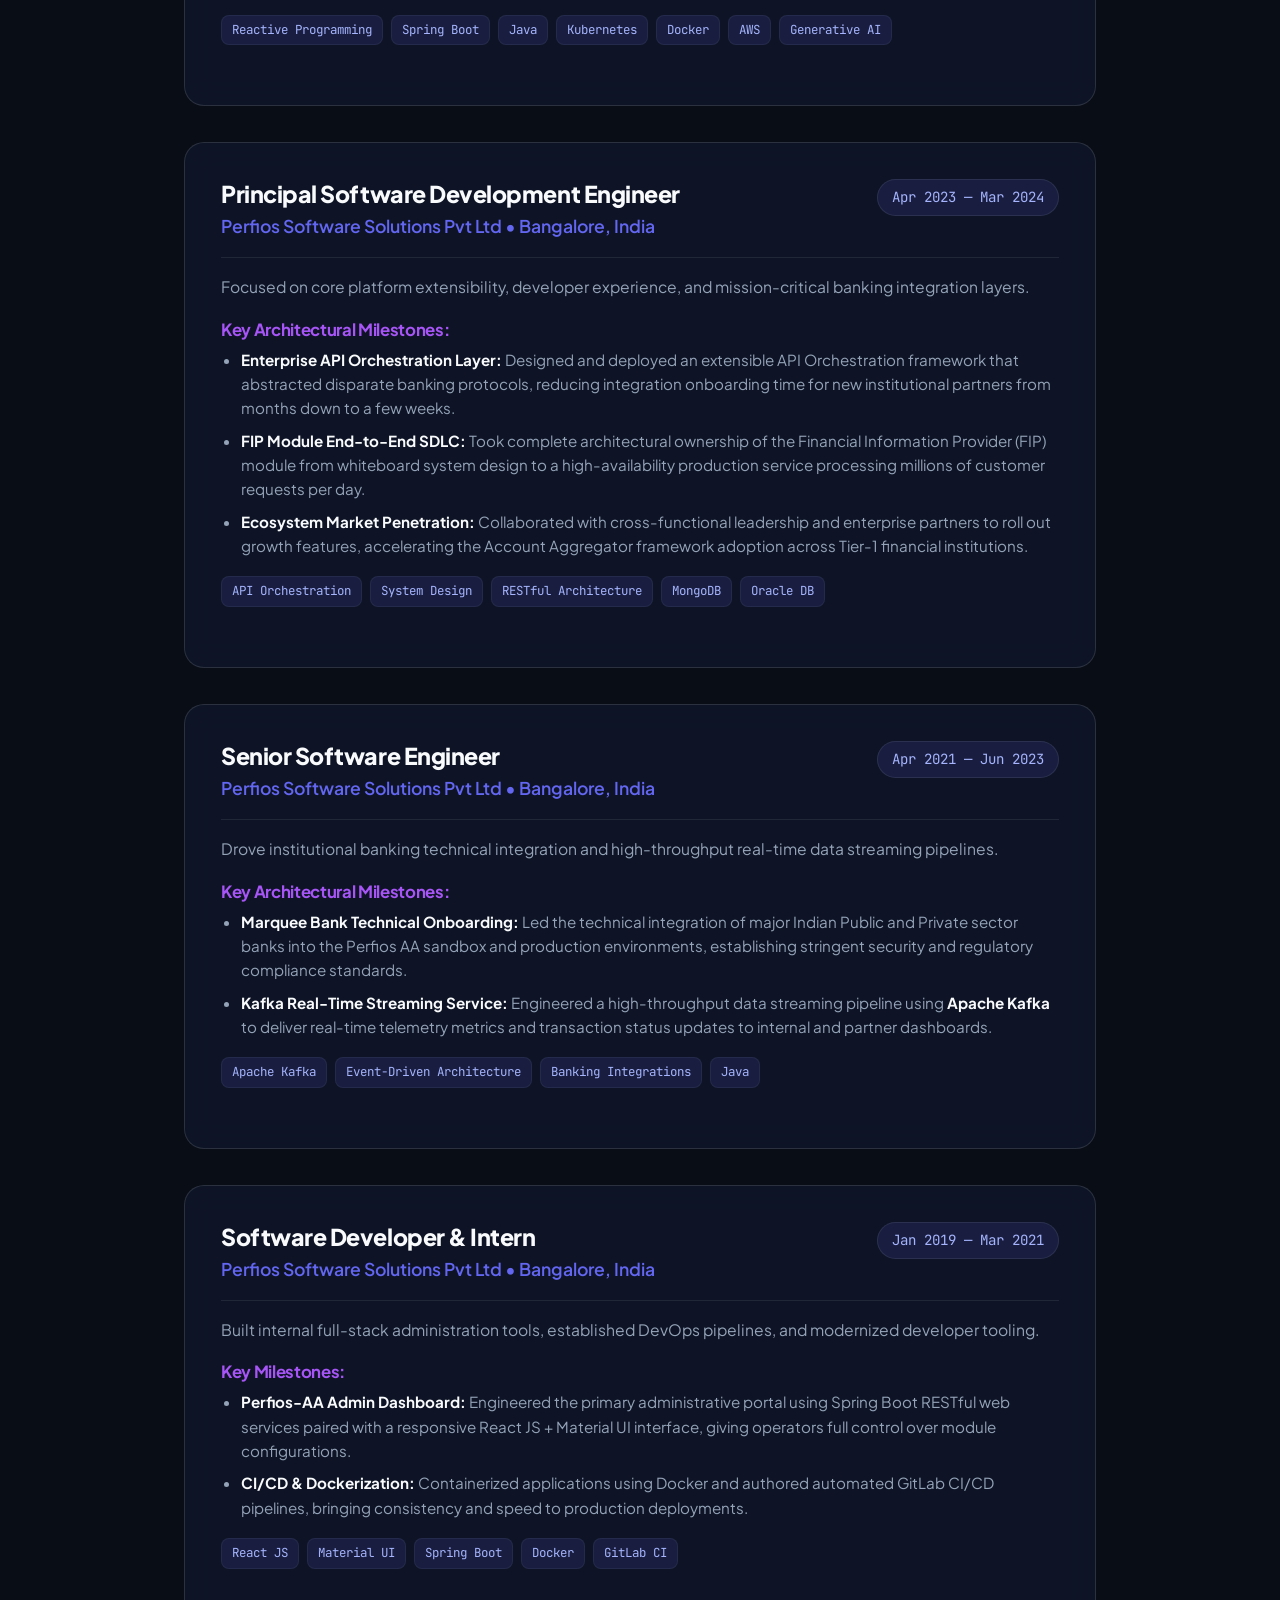
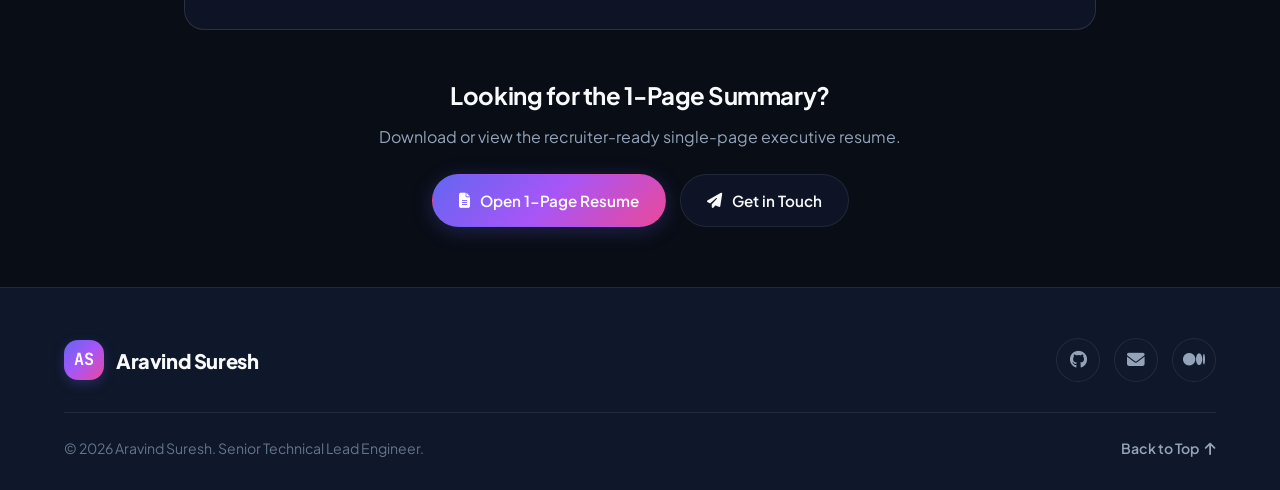
<file: experience.html>
<!DOCTYPE html>
<html lang="en">
<head>
  <meta charset="UTF-8">
  <meta name="viewport" content="width=device-width, initial-scale=1.0">
  <title>Experience & Career Journey | Aravind Suresh</title>
  
  <meta name="description" content="Detailed engineering leadership and architectural career trajectory of Aravind Suresh - Senior Technical Lead Engineer at Perfios.">
  <link rel="icon" href="data:image/svg+xml,<svg xmlns=%22http://www.w3.org/2000/svg%22 viewBox=%220%200%20100%20100%22><rect width=%22100%22 height=%22100%22 rx=%2220%22 fill=%22%236366f1%22/><text y=%22.68em%22 x=%2250%25%22 font-size=%2252%22 font-family=%22sans-serif%22 font-weight=%22bold%22 fill=%22white%22 text-anchor=%22middle%22>AS</text></svg>">
  
  <!-- Font Awesome & Custom Theme Styles -->
  <link rel="stylesheet" href="https://cdnjs.cloudflare.com/ajax/libs/font-awesome/6.5.1/css/all.min.css">
  <link rel="stylesheet" href="assets/css/custom-theme.css">
  
  <style>
    .page-header-banner {
      padding: 130px 0 50px;
      text-align: center;
      background: linear-gradient(180deg, var(--bg-secondary) 0%, transparent 100%);
      border-bottom: 1px solid var(--border-color);
    }
    .deep-card {
      background: var(--bg-card);
      border: 1px solid var(--border-glass);
      border-radius: var(--radius-lg);
      padding: 36px;
      margin-bottom: 36px;
      backdrop-filter: blur(16px);
      -webkit-backdrop-filter: blur(16px);
      transition: var(--transition);
    }
    .deep-card:hover {
      border-color: var(--border-hover);
      box-shadow: var(--shadow-lg), var(--shadow-glow);
    }
    .deep-card-header {
      display: flex;
      justify-content: space-between;
      align-items: flex-start;
      flex-wrap: wrap;
      gap: 12px;
      margin-bottom: 16px;
      border-bottom: 1px solid var(--border-color);
      padding-bottom: 16px;
    }
    .deep-role {
      font-size: 1.45rem;
      font-weight: 800;
      color: var(--text-primary);
    }
    .deep-company {
      font-size: 1.1rem;
      color: var(--accent-primary);
      font-weight: 600;
      margin-top: 4px;
    }
    .deep-date {
      font-family: var(--font-mono);
      font-size: 0.88rem;
      padding: 6px 14px;
      border-radius: var(--radius-full);
      background: var(--badge-bg);
      color: var(--badge-text);
      border: 1px solid var(--border-color);
    }
    .deep-body h4 {
      font-size: 1.05rem;
      margin: 18px 0 8px;
      color: var(--accent-secondary);
    }
    .deep-body p {
      font-size: 0.98rem;
      line-height: 1.7;
      margin-bottom: 12px;
    }
    .deep-bullets {
      padding-left: 20px;
      margin-bottom: 18px;
    }
    .deep-bullets li {
      margin-bottom: 8px;
      color: var(--text-secondary);
      font-size: 0.95rem;
      line-height: 1.6;
    }
    .deep-bullets li strong {
      color: var(--text-primary);
    }
  </style>
</head>
<body>

  <!-- Ambient Light Orbs for Background Glow -->
  <div class="ambient-bg" aria-hidden="true">
    <div class="ambient-grid"></div>
    <div class="ambient-orb ambient-orb-1"></div>
    <div class="ambient-orb ambient-orb-2"></div>
  </div>

  <!-- Navigation Bar -->
  <header class="header-nav">
    <div class="container nav-container">
      <a href="/" class="nav-logo" aria-label="Aravind Suresh Home">
        <div class="logo-badge">AS</div>
        <span>Aravind Suresh</span>
      </a>

      <ul class="nav-links" id="nav-links">
        <li><a href="/" class="nav-link">Home</a></li>
        <li><a href="experience.html" class="nav-link active">Experience</a></li>
        <li><a href="projects.html" class="nav-link">Systems</a></li>
        <li><a href="blog.html" class="nav-link">Blog</a></li>
        <li><a href="resume.html" class="nav-link" style="color: var(--accent-primary); font-weight: 700;"><i class="fa-solid fa-file-lines"></i> 1-Page Resume</a></li>
        <li><a href="contact.html" class="nav-link">Contact</a></li>
      </ul>

      <div class="nav-actions">
        <!-- Theme Picker -->
        <div class="theme-picker-wrapper">
          <button class="theme-btn" id="theme-picker-btn" aria-label="Select theme palette">
            <i class="fa-solid fa-palette"></i>
            <span id="current-theme-label">Theme</span>
            <i class="fa-solid fa-chevron-down" style="font-size: 0.75rem;"></i>
          </button>
          <div class="theme-dropdown" id="theme-dropdown">
            <button class="theme-option active" data-set-theme="midnight">
              <span class="theme-color-dot dot-midnight"></span> Midnight (Dark)
            </button>
            <button class="theme-option" data-set-theme="cyber">
              <span class="theme-color-dot dot-cyber"></span> Cyberpunk (Neon)
            </button>
            <button class="theme-option" data-set-theme="nord">
              <span class="theme-color-dot dot-nord"></span> Nord Frost
            </button>
            <button class="theme-option" data-set-theme="light">
              <span class="theme-color-dot dot-light"></span> Minimal Light
            </button>
          </div>
        </div>

        <a href="resume.html" class="btn btn-primary" style="padding: 9px 18px; font-size: 0.88rem;">
          <i class="fa-solid fa-file-pdf"></i> 1-Page Resume
        </a>

        <!-- Mobile Menu Toggle -->
        <button class="mobile-menu-btn" id="mobile-menu-toggle" aria-label="Toggle navigation menu">
          <i class="fa-solid fa-bars"></i>
        </button>
      </div>
    </div>
  </header>

  <main>
    <!-- Header Banner -->
    <div class="page-header-banner">
      <div class="container">
        <span class="section-tag"><i class="fa-solid fa-briefcase"></i> Career Journey</span>
        <h1 class="section-title">7+ Years of Engineering Leadership</h1>
        <p class="section-desc" style="max-width: 720px; margin: 0 auto;">
          From intern to Senior Technical Lead Engineer at Perfios, driving the PFM B2B rearchitecture (SaaS &amp; On-Prem), high-throughput scalability (10M+ txns/day), and InfoSec AI initiatives.
        </p>
      </div>
    </div>

    <!-- Experience Deep Dive -->
    <section style="padding: 60px 0;">
      <div class="container" style="max-width: 960px;">

        <!-- Role 1: Senior Technical Lead Engineer -->
        <div class="deep-card">
          <div class="deep-card-header">
            <div>
              <h2 class="deep-role">Senior Technical Lead Engineer</h2>
              <div class="deep-company">Perfios Software Solutions Pvt Ltd • Bangalore, India</div>
            </div>
            <span class="deep-date">Apr 2026 — Present</span>
          </div>
          <div class="deep-body">
            <p>
              As Senior Technical Lead Engineer, I spearhead the core architectural transformation of Personal Finance Management (PFM) B2B solutions, champion enterprise InfoSec AI security initiatives, and scale engineering productivity through agentic workflows.
            </p>
            <h4>Key Architectural Milestones:</h4>
            <ul class="deep-bullets">
              <li>
                <strong>PFM B2B Dual-Target Rearchitecture:</strong> Architecting and decoupling the enterprise PFM platform into modular, cloud-native microservices capable of simultaneous deployment across <strong>multi-tenant SaaS</strong> (AWS / Kubernetes) and air-gapped / private-cloud <strong>On-Premises</strong> environments for marquee Tier-1 banking partners.
              </li>
              <li>
                <strong>InfoSec VAPT &amp; Dependency Scanning Automation:</strong> Engineered end-to-end security automation by developing agentic workflows with <strong>Google ADK</strong> and custom <strong>Claude slash commands</strong> that interface directly with <strong>Harbor</strong> (container registry vulnerability scanning) and <strong>Tenable APIs</strong> (vulnerability management). Streamlined automated vulnerability triage and drove rapid <strong>GitLab Ultimate VAPT remediation</strong> across distributed microservices.
              </li>
              <li>
                <strong>InfoSec AI &amp; Agentic Workflows with Claude Code:</strong> Championed <strong>Claude Code</strong> agentic workflows across the engineering org, establishing LLM security guardrails, automated threat assessment for banking data, and accelerated legacy refactoring and test automation.
              </li>
            </ul>
            <div class="project-tech-tags">
              <span class="tech-tag">PFM B2B</span>
              <span class="tech-tag">Multi-Tenant SaaS</span>
              <span class="tech-tag">On-Premises Banking</span>
              <span class="tech-tag">Google ADK</span>
              <span class="tech-tag">Claude Slash Commands</span>
              <span class="tech-tag">Harbor API</span>
              <span class="tech-tag">Tenable API</span>
              <span class="tech-tag">GitLab Ultimate VAPT</span>
              <span class="tech-tag">DevSecOps</span>
              <span class="tech-tag">Spring Boot</span>
              <span class="tech-tag">Kubernetes</span>
            </div>
          </div>
        </div>

        <!-- Role 2: Technical Lead Engineer -->
        <div class="deep-card">
          <div class="deep-card-header">
            <div>
              <h2 class="deep-role">Technical Lead Engineer</h2>
              <div class="deep-company">Perfios Software Solutions Pvt Ltd • Bangalore, India</div>
            </div>
            <span class="deep-date">Apr 2024 — Mar 2026</span>
          </div>
          <div class="deep-body">
            <p>
              As Technical Lead, I led the core engineering efforts for the Account Aggregator (AA) platform, ensuring high availability, sub-second latency, and horizontal scalability under massive financial transaction volume.
            </p>
            <h4>Key Architectural Milestones:</h4>
            <ul class="deep-bullets">
              <li>
                <strong>Scaling to 10M+ Daily Transactions:</strong> Re-architected critical bottleneck microservices to embrace <strong>Reactive programming patterns</strong> with Spring Boot and Java reactive streams. Eliminated thread pool starvation, resulting in massive throughput gains and significant memory footprint reduction under peak traffic spikes.
              </li>
              <li>
                <strong>Microservices Modernization:</strong> Spearheaded the decoupling of legacy monolithic workflows into distributed, loosely coupled microservices deployed on Kubernetes, establishing resilience patterns like circuit breakers and retry policies.
              </li>
              <li>
                <strong>Strategic Generative AI Initiatives:</strong> Directed the exploration and prototyping of Generative AI Proof of Concepts (PoCs) evaluating transformer models, safety boundaries, and prompt architectures for financial data intelligence.
              </li>
            </ul>
            <div class="project-tech-tags">
              <span class="tech-tag">Reactive Programming</span>
              <span class="tech-tag">Spring Boot</span>
              <span class="tech-tag">Java</span>
              <span class="tech-tag">Kubernetes</span>
              <span class="tech-tag">Docker</span>
              <span class="tech-tag">AWS</span>
              <span class="tech-tag">Generative AI</span>
            </div>
          </div>
        </div>

        <!-- Role 2 -->
        <div class="deep-card">
          <div class="deep-card-header">
            <div>
              <h2 class="deep-role">Principal Software Development Engineer</h2>
              <div class="deep-company">Perfios Software Solutions Pvt Ltd • Bangalore, India</div>
            </div>
            <span class="deep-date">Apr 2023 — Mar 2024</span>
          </div>
          <div class="deep-body">
            <p>
              Focused on core platform extensibility, developer experience, and mission-critical banking integration layers.
            </p>
            <h4>Key Architectural Milestones:</h4>
            <ul class="deep-bullets">
              <li>
                <strong>Enterprise API Orchestration Layer:</strong> Designed and deployed an extensible API Orchestration framework that abstracted disparate banking protocols, reducing integration onboarding time for new institutional partners from months down to a few weeks.
              </li>
              <li>
                <strong>FIP Module End-to-End SDLC:</strong> Took complete architectural ownership of the Financial Information Provider (FIP) module from whiteboard system design to a high-availability production service processing millions of customer requests per day.
              </li>
              <li>
                <strong>Ecosystem Market Penetration:</strong> Collaborated with cross-functional leadership and enterprise partners to roll out growth features, accelerating the Account Aggregator framework adoption across Tier-1 financial institutions.
              </li>
            </ul>
            <div class="project-tech-tags">
              <span class="tech-tag">API Orchestration</span>
              <span class="tech-tag">System Design</span>
              <span class="tech-tag">RESTful Architecture</span>
              <span class="tech-tag">MongoDB</span>
              <span class="tech-tag">Oracle DB</span>
            </div>
          </div>
        </div>

        <!-- Role 3 -->
        <div class="deep-card">
          <div class="deep-card-header">
            <div>
              <h2 class="deep-role">Senior Software Engineer</h2>
              <div class="deep-company">Perfios Software Solutions Pvt Ltd • Bangalore, India</div>
            </div>
            <span class="deep-date">Apr 2021 — Jun 2023</span>
          </div>
          <div class="deep-body">
            <p>
              Drove institutional banking technical integration and high-throughput real-time data streaming pipelines.
            </p>
            <h4>Key Architectural Milestones:</h4>
            <ul class="deep-bullets">
              <li>
                <strong>Marquee Bank Technical Onboarding:</strong> Led the technical integration of major Indian Public and Private sector banks into the Perfios AA sandbox and production environments, establishing stringent security and regulatory compliance standards.
              </li>
              <li>
                <strong>Kafka Real-Time Streaming Service:</strong> Engineered a high-throughput data streaming pipeline using <strong>Apache Kafka</strong> to deliver real-time telemetry metrics and transaction status updates to internal and partner dashboards.
              </li>
            </ul>
            <div class="project-tech-tags">
              <span class="tech-tag">Apache Kafka</span>
              <span class="tech-tag">Event-Driven Architecture</span>
              <span class="tech-tag">Banking Integrations</span>
              <span class="tech-tag">Java</span>
            </div>
          </div>
        </div>

        <!-- Role 4 -->
        <div class="deep-card">
          <div class="deep-card-header">
            <div>
              <h2 class="deep-role">Software Developer &amp; Intern</h2>
              <div class="deep-company">Perfios Software Solutions Pvt Ltd • Bangalore, India</div>
            </div>
            <span class="deep-date">Jan 2019 — Mar 2021</span>
          </div>
          <div class="deep-body">
            <p>
              Built internal full-stack administration tools, established DevOps pipelines, and modernized developer tooling.
            </p>
            <h4>Key Milestones:</h4>
            <ul class="deep-bullets">
              <li>
                <strong>Perfios-AA Admin Dashboard:</strong> Engineered the primary administrative portal using Spring Boot RESTful web services paired with a responsive React JS + Material UI interface, giving operators full control over module configurations.
              </li>
              <li>
                <strong>CI/CD &amp; Dockerization:</strong> Containerized applications using Docker and authored automated GitLab CI/CD pipelines, bringing consistency and speed to production deployments.
              </li>
            </ul>
            <div class="project-tech-tags">
              <span class="tech-tag">React JS</span>
              <span class="tech-tag">Material UI</span>
              <span class="tech-tag">Spring Boot</span>
              <span class="tech-tag">Docker</span>
              <span class="tech-tag">GitLab CI</span>
            </div>
          </div>
        </div>

        <!-- Call to Action Banner -->
        <div style="text-align: center; margin-top: 50px;">
          <h3 style="font-size: 1.5rem; margin-bottom: 14px;">Looking for the 1-Page Summary?</h3>
          <p style="color: var(--text-secondary); margin-bottom: 24px;">Download or view the recruiter-ready single-page executive resume.</p>
          <div style="display: flex; justify-content: center; gap: 14px; flex-wrap: wrap;">
            <a href="resume.html" class="btn btn-primary">
              <i class="fa-solid fa-file-lines"></i> Open 1-Page Resume
            </a>
            <a href="contact.html" class="btn btn-secondary">
              <i class="fa-solid fa-paper-plane"></i> Get in Touch
            </a>
          </div>
        </div>

      </div>
    </section>
  </main>

  <!-- Footer -->
  <footer>
    <div class="container">
      <div class="footer-top">
        <a href="/" class="nav-logo">
          <div class="logo-badge">AS</div>
          <span>Aravind Suresh</span>
        </a>

        <div class="footer-social-links">
          <a href="https://github.com/Aravind1998" target="_blank" rel="noopener noreferrer" class="btn-icon" title="GitHub">
            <i class="fa-brands fa-github"></i>
          </a>
          <a href="mailto:aravindsuresh98@gmail.com" class="btn-icon" title="Email">
            <i class="fa-solid fa-envelope"></i>
          </a>
          <a href="https://medium.com/perfiostechblog/embracing-reactive-programming-optimizing-cloud-database-and-web-operations-36e16913ded9" target="_blank" rel="noopener noreferrer" class="btn-icon" title="Medium Blog">
            <i class="fa-brands fa-medium"></i>
          </a>
        </div>
      </div>

      <div class="footer-bottom">
        <div>
          &copy; 2026 Aravind Suresh. Senior Technical Lead Engineer.
        </div>
        <a href="#" class="back-to-top">
          <span>Back to Top</span>
          <i class="fa-solid fa-arrow-up"></i>
        </a>
      </div>
    </div>
  </footer>

  <script src="assets/js/custom-site.js"></script>
</body>
</html>
</file>
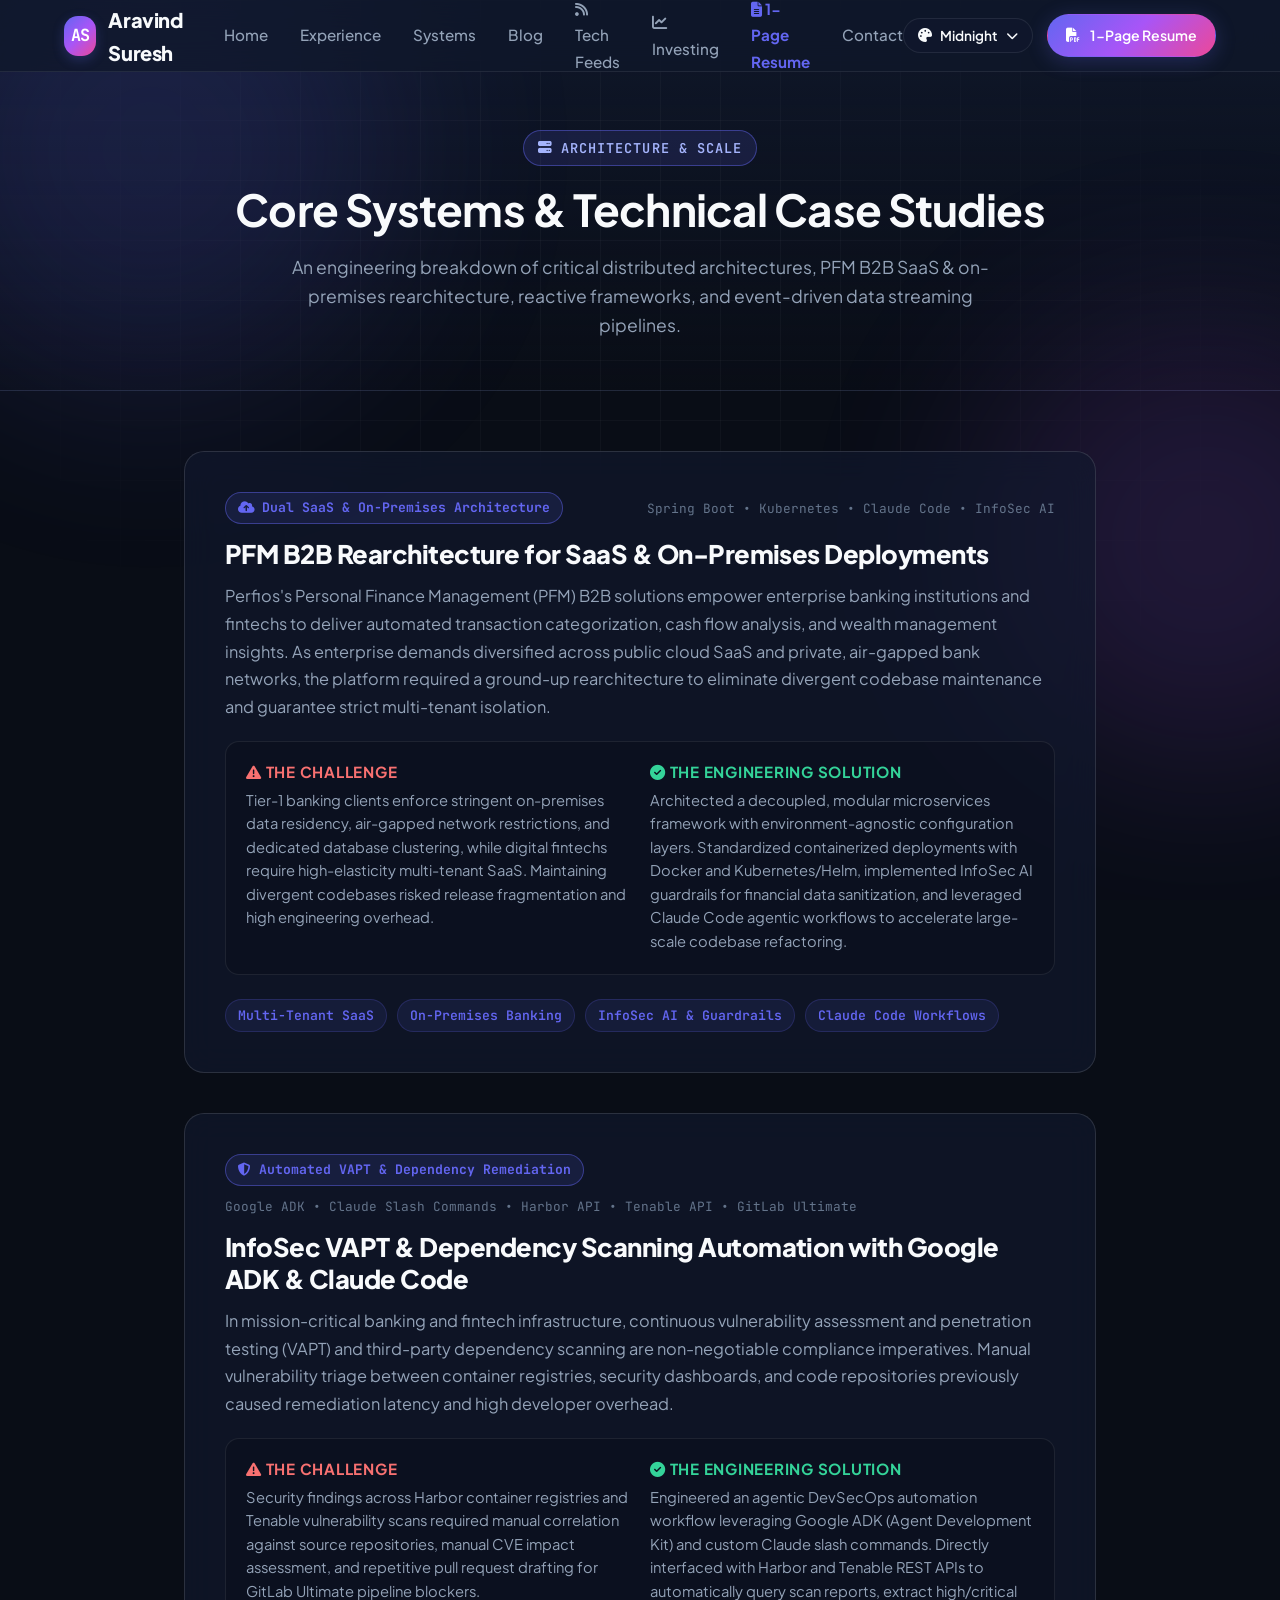
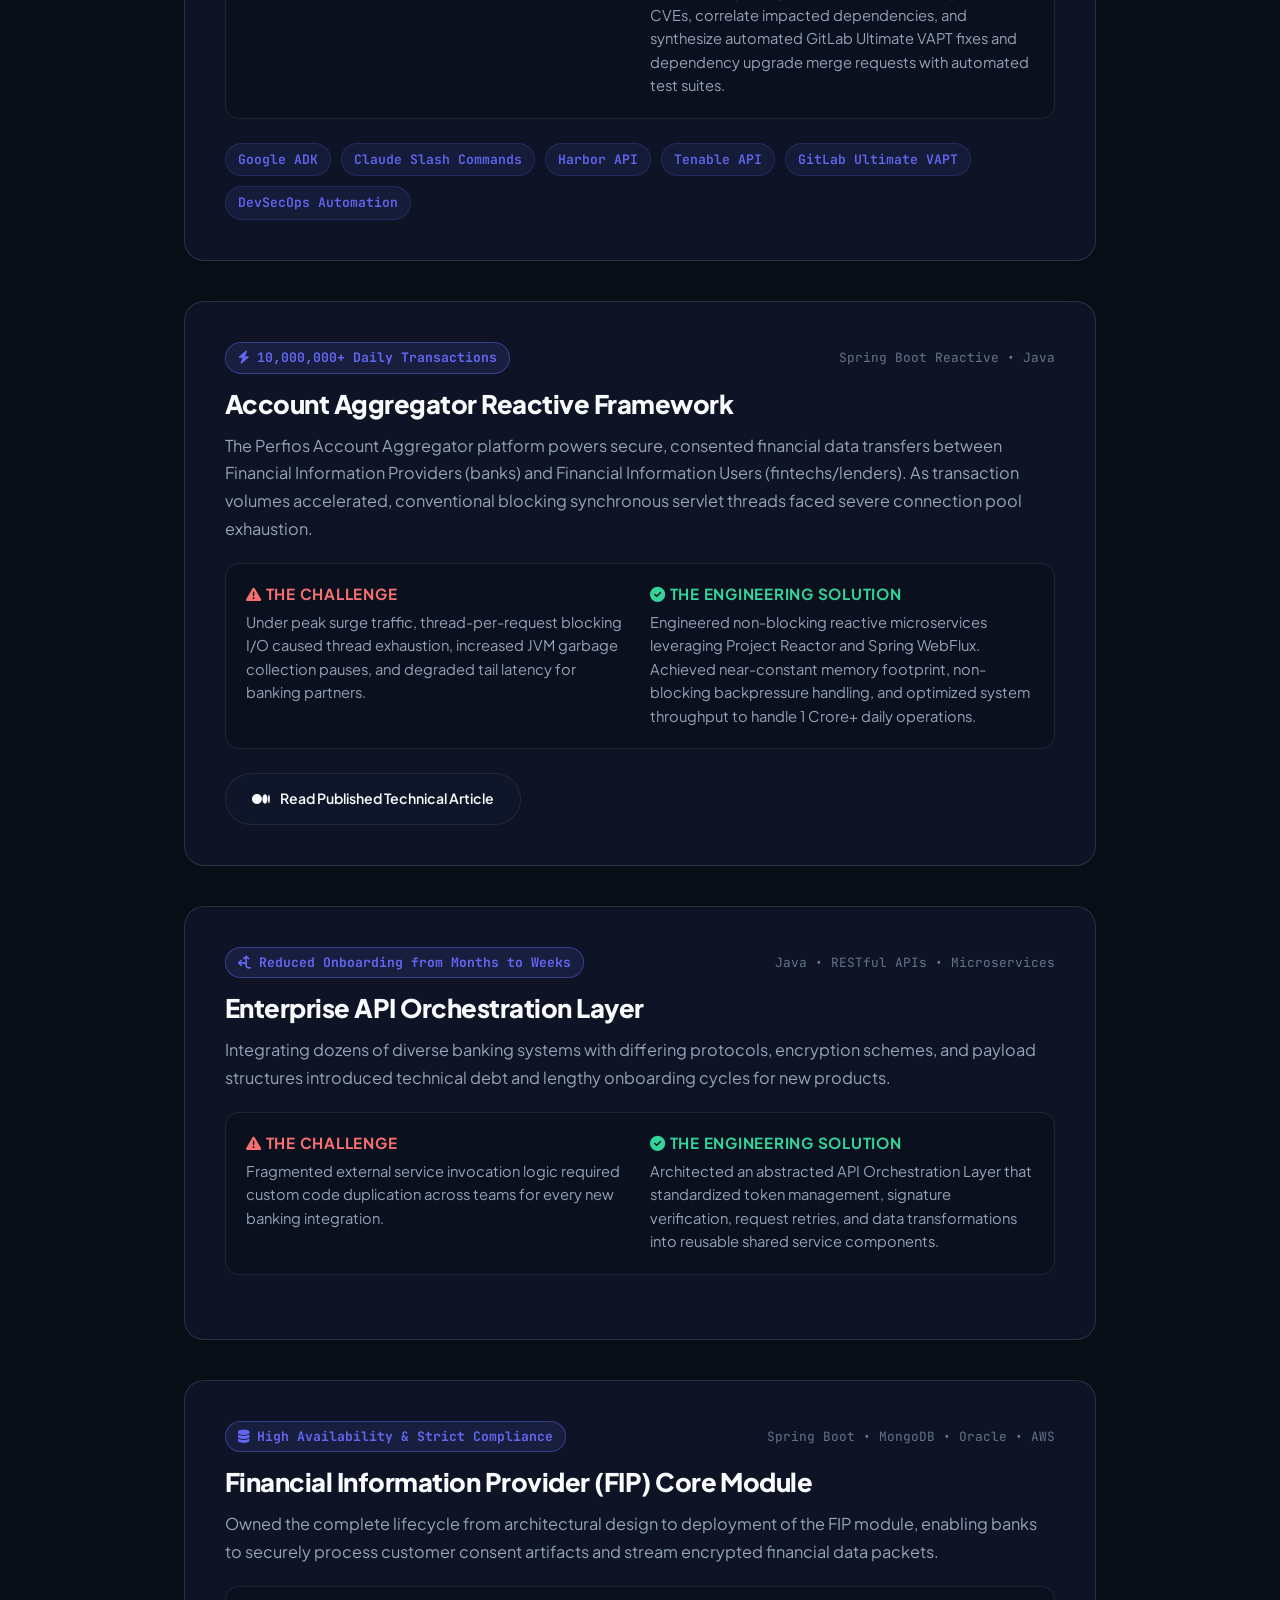
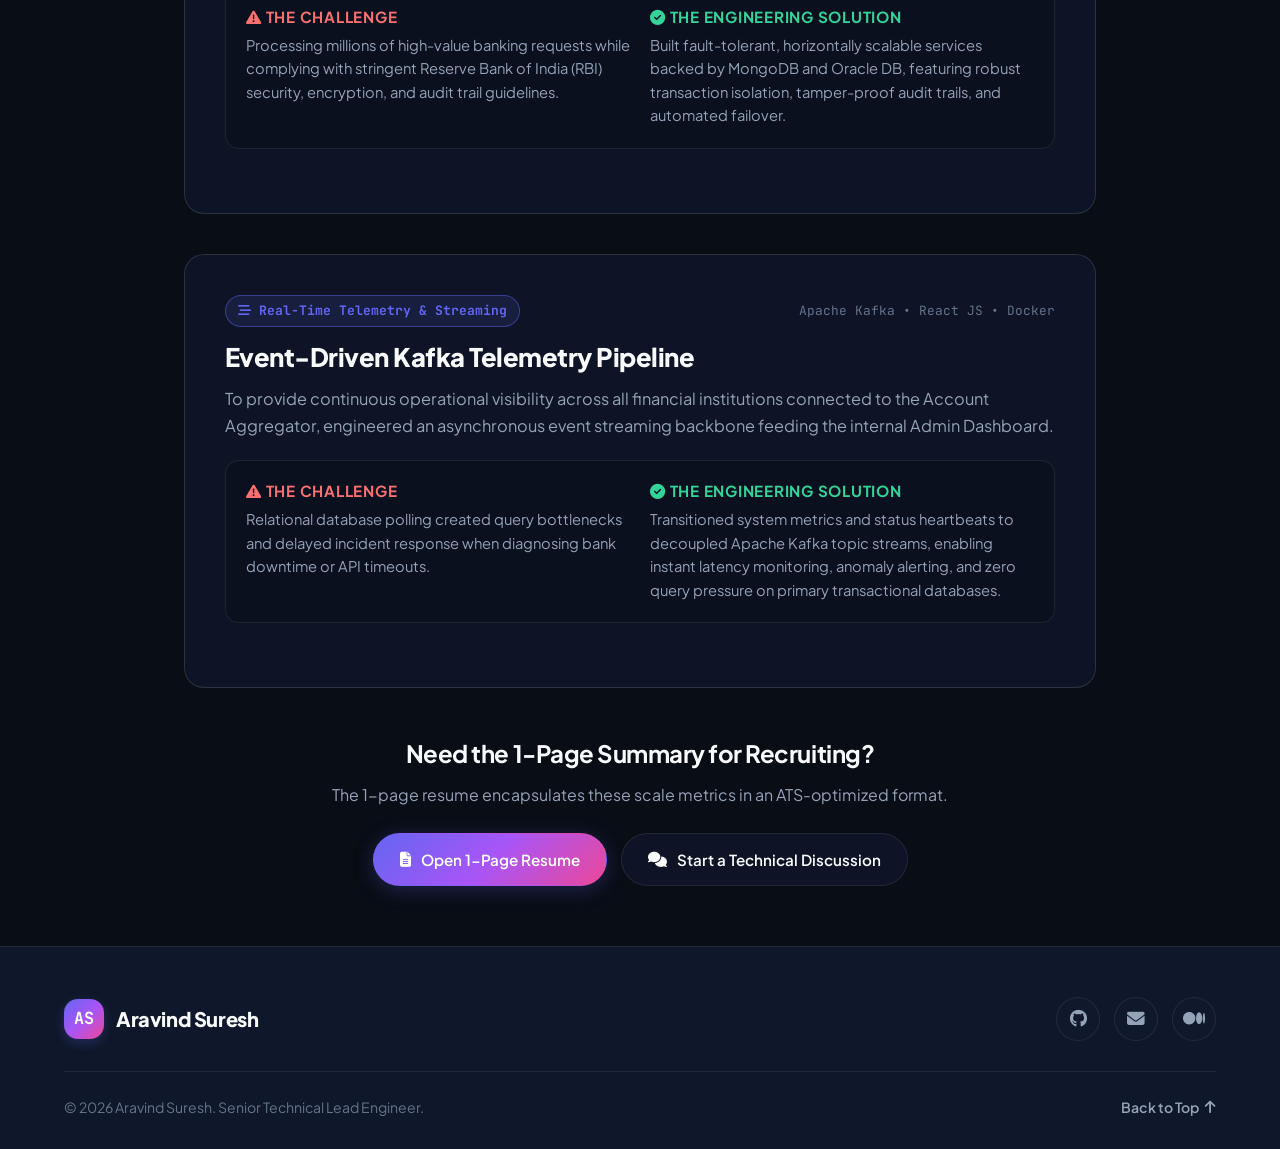
<file: projects.html>
<!DOCTYPE html>
<html lang="en">
<head>
  <meta charset="UTF-8">
  <meta name="viewport" content="width=device-width, initial-scale=1.0">
  <title>Systems & Architecture Case Studies | Aravind Suresh</title>
  
  <meta name="description" content="Technical breakdowns and architecture case studies by Aravind Suresh (Senior Technical Lead Engineer) - PFM B2B Rearchitecture (SaaS &amp; On-Prem), Reactive microservices, InfoSec AI, and Kafka streaming.">
  <link rel="icon" href="data:image/svg+xml,<svg xmlns=%22http://www.w3.org/2000/svg%22 viewBox=%220%200%20100%20100%22><rect width=%22100%22 height=%22100%22 rx=%2220%22 fill=%22%236366f1%22/><text y=%22.68em%22 x=%2250%25%22 font-size=%2252%22 font-family=%22sans-serif%22 font-weight=%22bold%22 fill=%22white%22 text-anchor=%22middle%22>AS</text></svg>">
  
  <link rel="stylesheet" href="https://cdnjs.cloudflare.com/ajax/libs/font-awesome/6.5.1/css/all.min.css">
  <link rel="stylesheet" href="assets/css/custom-theme.css">

  <style>
    .page-header-banner {
      padding: 130px 0 50px;
      text-align: center;
      background: linear-gradient(180deg, var(--bg-secondary) 0%, transparent 100%);
      border-bottom: 1px solid var(--border-color);
    }
    .system-study-card {
      background: var(--bg-card);
      border: 1px solid var(--border-glass);
      border-radius: var(--radius-lg);
      padding: 40px;
      margin-bottom: 40px;
      backdrop-filter: blur(16px);
      -webkit-backdrop-filter: blur(16px);
      transition: var(--transition);
    }
    .system-study-card:hover {
      border-color: var(--border-hover);
      box-shadow: var(--shadow-lg), var(--shadow-glow);
    }
    .system-badge-row {
      display: flex;
      justify-content: space-between;
      align-items: center;
      flex-wrap: wrap;
      gap: 10px;
      margin-bottom: 14px;
    }
    .system-metric-pill {
      font-family: var(--font-mono);
      font-size: 0.82rem;
      padding: 4px 12px;
      border-radius: var(--radius-full);
      background: var(--accent-subtle);
      color: var(--accent-primary);
      border: 1px solid var(--border-hover);
      font-weight: 700;
    }
    .system-title {
      font-size: 1.6rem;
      font-weight: 800;
      margin-bottom: 12px;
      color: var(--text-primary);
    }
    .system-overview {
      font-size: 1.02rem;
      line-height: 1.7;
      margin-bottom: 20px;
      color: var(--text-secondary);
    }
    .challenge-solution-grid {
      display: grid;
      grid-template-columns: 1fr 1fr;
      gap: 20px;
      margin-bottom: 24px;
      background: rgba(0, 0, 0, 0.15);
      border-radius: var(--radius-md);
      padding: 20px;
      border: 1px solid var(--border-color);
    }
    .cs-box h4 {
      font-size: 0.95rem;
      text-transform: uppercase;
      letter-spacing: 0.05em;
      margin-bottom: 8px;
    }
    .cs-challenge h4 { color: #f87171; }
    .cs-solution h4 { color: #34d399; }
    .cs-box p {
      font-size: 0.92rem;
      line-height: 1.6;
      margin: 0;
    }
    @media (max-width: 768px) {
      .challenge-solution-grid {
        grid-template-columns: 1fr;
      }
    }
  </style>
</head>
<body>

  <div class="ambient-bg" aria-hidden="true">
    <div class="ambient-grid"></div>
    <div class="ambient-orb ambient-orb-1"></div>
    <div class="ambient-orb ambient-orb-2"></div>
  </div>

  <header class="header-nav">
    <div class="container nav-container">
      <a href="/" class="nav-logo" aria-label="Aravind Suresh Home">
        <div class="logo-badge">AS</div>
        <span>Aravind Suresh</span>
      </a>

      <ul class="nav-links" id="nav-links">
        <li><a href="/" class="nav-link">Home</a></li>
        <li><a href="experience.html" class="nav-link">Experience</a></li>
        <li><a href="projects.html" class="nav-link active">Systems</a></li>
        <li><a href="blog.html" class="nav-link">Blog</a></li>
        <li><a href="/curated-tech-feeds/" class="nav-link"><i class="fa-solid fa-rss"></i> Tech Feeds</a></li>
        <li><a href="/indian-equity-feeds/" class="nav-link"><i class="fa-solid fa-chart-line"></i> Investing</a></li>
        <li><a href="resume.html" class="nav-link" style="color: var(--accent-primary); font-weight: 700;"><i class="fa-solid fa-file-lines"></i> 1-Page Resume</a></li>
        <li><a href="contact.html" class="nav-link">Contact</a></li>
      </ul>

      <div class="nav-actions">
        <div class="theme-picker-wrapper">
          <button class="theme-btn" id="theme-picker-btn" aria-label="Select theme palette">
            <i class="fa-solid fa-palette"></i>
            <span id="current-theme-label">Theme</span>
            <i class="fa-solid fa-chevron-down" style="font-size: 0.75rem;"></i>
          </button>
          <div class="theme-dropdown" id="theme-dropdown">
            <button class="theme-option active" data-set-theme="midnight">
              <span class="theme-color-dot dot-midnight"></span> Midnight (Dark)
            </button>
            <button class="theme-option" data-set-theme="cyber">
              <span class="theme-color-dot dot-cyber"></span> Cyberpunk (Neon)
            </button>
            <button class="theme-option" data-set-theme="nord">
              <span class="theme-color-dot dot-nord"></span> Nord Frost
            </button>
            <button class="theme-option" data-set-theme="light">
              <span class="theme-color-dot dot-light"></span> Minimal Light
            </button>
          </div>
        </div>

        <a href="resume.html" class="btn btn-primary" style="padding: 9px 18px; font-size: 0.88rem;">
          <i class="fa-solid fa-file-pdf"></i> 1-Page Resume
        </a>

        <button class="mobile-menu-btn" id="mobile-menu-toggle" aria-label="Toggle navigation menu">
          <i class="fa-solid fa-bars"></i>
        </button>
      </div>
    </div>
  </header>

  <main>
    <div class="page-header-banner">
      <div class="container">
        <span class="section-tag"><i class="fa-solid fa-server"></i> Architecture &amp; Scale</span>
        <h1 class="section-title">Core Systems &amp; Technical Case Studies</h1>
        <p class="section-desc" style="max-width: 720px; margin: 0 auto;">
          An engineering breakdown of critical distributed architectures, PFM B2B SaaS &amp; on-premises rearchitecture, reactive frameworks, and event-driven data streaming pipelines.
        </p>
      </div>
    </div>

    <section style="padding: 60px 0;">
      <div class="container" style="max-width: 960px;">

        <!-- Case Study 1: PFM B2B Dual-Target Architecture -->
        <article class="system-study-card">
          <div class="system-badge-row">
            <span class="system-metric-pill"><i class="fa-solid fa-cloud-arrow-up"></i> Dual SaaS &amp; On-Premises Architecture</span>
            <span style="font-family: var(--font-mono); font-size: 0.8rem; color: var(--text-muted);">Spring Boot • Kubernetes • Claude Code • InfoSec AI</span>
          </div>
          <h2 class="system-title">PFM B2B Rearchitecture for SaaS &amp; On-Premises Deployments</h2>
          <p class="system-overview">
            Perfios's Personal Finance Management (PFM) B2B solutions empower enterprise banking institutions and fintechs to deliver automated transaction categorization, cash flow analysis, and wealth management insights. As enterprise demands diversified across public cloud SaaS and private, air-gapped bank networks, the platform required a ground-up rearchitecture to eliminate divergent codebase maintenance and guarantee strict multi-tenant isolation.
          </p>
          <div class="challenge-solution-grid">
            <div class="cs-box cs-challenge">
              <h4><i class="fa-solid fa-triangle-exclamation"></i> The Challenge</h4>
              <p>Tier-1 banking clients enforce stringent on-premises data residency, air-gapped network restrictions, and dedicated database clustering, while digital fintechs require high-elasticity multi-tenant SaaS. Maintaining divergent codebases risked release fragmentation and high engineering overhead.</p>
            </div>
            <div class="cs-box cs-solution">
              <h4><i class="fa-solid fa-circle-check"></i> The Engineering Solution</h4>
              <p>Architected a decoupled, modular microservices framework with environment-agnostic configuration layers. Standardized containerized deployments with Docker and Kubernetes/Helm, implemented InfoSec AI guardrails for financial data sanitization, and leveraged Claude Code agentic workflows to accelerate large-scale codebase refactoring.</p>
            </div>
          </div>
          <div style="display: flex; gap: 10px; flex-wrap: wrap; margin-top: 14px;">
            <span class="tech-tag" style="background: rgba(99, 102, 241, 0.1); border: 1px solid rgba(99, 102, 241, 0.2); padding: 5px 12px; border-radius: 9999px; font-size: 0.82rem; font-weight: 600; color: var(--accent-primary);">Multi-Tenant SaaS</span>
            <span class="tech-tag" style="background: rgba(99, 102, 241, 0.1); border: 1px solid rgba(99, 102, 241, 0.2); padding: 5px 12px; border-radius: 9999px; font-size: 0.82rem; font-weight: 600; color: var(--accent-primary);">On-Premises Banking</span>
            <span class="tech-tag" style="background: rgba(99, 102, 241, 0.1); border: 1px solid rgba(99, 102, 241, 0.2); padding: 5px 12px; border-radius: 9999px; font-size: 0.82rem; font-weight: 600; color: var(--accent-primary);">InfoSec AI &amp; Guardrails</span>
            <span class="tech-tag" style="background: rgba(99, 102, 241, 0.1); border: 1px solid rgba(99, 102, 241, 0.2); padding: 5px 12px; border-radius: 9999px; font-size: 0.82rem; font-weight: 600; color: var(--accent-primary);">Claude Code Workflows</span>
          </div>
        </article>

        <!-- Case Study 2: InfoSec VAPT Automation -->
        <article class="system-study-card">
          <div class="system-badge-row">
            <span class="system-metric-pill"><i class="fa-solid fa-shield-halved"></i> Automated VAPT &amp; Dependency Remediation</span>
            <span style="font-family: var(--font-mono); font-size: 0.8rem; color: var(--text-muted);">Google ADK • Claude Slash Commands • Harbor API • Tenable API • GitLab Ultimate</span>
          </div>
          <h2 class="system-title">InfoSec VAPT &amp; Dependency Scanning Automation with Google ADK &amp; Claude Code</h2>
          <p class="system-overview">
            In mission-critical banking and fintech infrastructure, continuous vulnerability assessment and penetration testing (VAPT) and third-party dependency scanning are non-negotiable compliance imperatives. Manual vulnerability triage between container registries, security dashboards, and code repositories previously caused remediation latency and high developer overhead.
          </p>
          <div class="challenge-solution-grid">
            <div class="cs-box cs-challenge">
              <h4><i class="fa-solid fa-triangle-exclamation"></i> The Challenge</h4>
              <p>Security findings across Harbor container registries and Tenable vulnerability scans required manual correlation against source repositories, manual CVE impact assessment, and repetitive pull request drafting for GitLab Ultimate pipeline blockers.</p>
            </div>
            <div class="cs-box cs-solution">
              <h4><i class="fa-solid fa-circle-check"></i> The Engineering Solution</h4>
              <p>Engineered an agentic DevSecOps automation workflow leveraging Google ADK (Agent Development Kit) and custom Claude slash commands. Directly interfaced with Harbor and Tenable REST APIs to automatically query scan reports, extract high/critical CVEs, correlate impacted dependencies, and synthesize automated GitLab Ultimate VAPT fixes and dependency upgrade merge requests with automated test suites.</p>
            </div>
          </div>
          <div style="display: flex; gap: 10px; flex-wrap: wrap; margin-top: 14px;">
            <span class="tech-tag" style="background: rgba(99, 102, 241, 0.1); border: 1px solid rgba(99, 102, 241, 0.2); padding: 5px 12px; border-radius: 9999px; font-size: 0.82rem; font-weight: 600; color: var(--accent-primary);">Google ADK</span>
            <span class="tech-tag" style="background: rgba(99, 102, 241, 0.1); border: 1px solid rgba(99, 102, 241, 0.2); padding: 5px 12px; border-radius: 9999px; font-size: 0.82rem; font-weight: 600; color: var(--accent-primary);">Claude Slash Commands</span>
            <span class="tech-tag" style="background: rgba(99, 102, 241, 0.1); border: 1px solid rgba(99, 102, 241, 0.2); padding: 5px 12px; border-radius: 9999px; font-size: 0.82rem; font-weight: 600; color: var(--accent-primary);">Harbor API</span>
            <span class="tech-tag" style="background: rgba(99, 102, 241, 0.1); border: 1px solid rgba(99, 102, 241, 0.2); padding: 5px 12px; border-radius: 9999px; font-size: 0.82rem; font-weight: 600; color: var(--accent-primary);">Tenable API</span>
            <span class="tech-tag" style="background: rgba(99, 102, 241, 0.1); border: 1px solid rgba(99, 102, 241, 0.2); padding: 5px 12px; border-radius: 9999px; font-size: 0.82rem; font-weight: 600; color: var(--accent-primary);">GitLab Ultimate VAPT</span>
            <span class="tech-tag" style="background: rgba(99, 102, 241, 0.1); border: 1px solid rgba(99, 102, 241, 0.2); padding: 5px 12px; border-radius: 9999px; font-size: 0.82rem; font-weight: 600; color: var(--accent-primary);">DevSecOps Automation</span>
          </div>
        </article>

        <!-- Case Study 3: Account Aggregator -->
        <article class="system-study-card">
          <div class="system-badge-row">
            <span class="system-metric-pill"><i class="fa-solid fa-bolt"></i> 10,000,000+ Daily Transactions</span>
            <span style="font-family: var(--font-mono); font-size: 0.8rem; color: var(--text-muted);">Spring Boot Reactive • Java</span>
          </div>
          <h2 class="system-title">Account Aggregator Reactive Framework</h2>
          <p class="system-overview">
            The Perfios Account Aggregator platform powers secure, consented financial data transfers between Financial Information Providers (banks) and Financial Information Users (fintechs/lenders). As transaction volumes accelerated, conventional blocking synchronous servlet threads faced severe connection pool exhaustion.
          </p>
          <div class="challenge-solution-grid">
            <div class="cs-box cs-challenge">
              <h4><i class="fa-solid fa-triangle-exclamation"></i> The Challenge</h4>
              <p>Under peak surge traffic, thread-per-request blocking I/O caused thread exhaustion, increased JVM garbage collection pauses, and degraded tail latency for banking partners.</p>
            </div>
            <div class="cs-box cs-solution">
              <h4><i class="fa-solid fa-circle-check"></i> The Engineering Solution</h4>
              <p>Engineered non-blocking reactive microservices leveraging Project Reactor and Spring WebFlux. Achieved near-constant memory footprint, non-blocking backpressure handling, and optimized system throughput to handle 1 Crore+ daily operations.</p>
            </div>
          </div>
          <div style="display: flex; gap: 12px; flex-wrap: wrap;">
            <a href="https://medium.com/perfiostechblog/embracing-reactive-programming-optimizing-cloud-database-and-web-operations-36e16913ded9" target="_blank" rel="noopener noreferrer" class="btn btn-secondary" style="font-size: 0.88rem;">
              <i class="fa-brands fa-medium"></i> Read Published Technical Article
            </a>
          </div>
        </article>

        <!-- Case Study 2 -->
        <article class="system-study-card">
          <div class="system-badge-row">
            <span class="system-metric-pill"><i class="fa-solid fa-arrows-split-up-and-left"></i> Reduced Onboarding from Months to Weeks</span>
            <span style="font-family: var(--font-mono); font-size: 0.8rem; color: var(--text-muted);">Java • RESTful APIs • Microservices</span>
          </div>
          <h2 class="system-title">Enterprise API Orchestration Layer</h2>
          <p class="system-overview">
            Integrating dozens of diverse banking systems with differing protocols, encryption schemes, and payload structures introduced technical debt and lengthy onboarding cycles for new products.
          </p>
          <div class="challenge-solution-grid">
            <div class="cs-box cs-challenge">
              <h4><i class="fa-solid fa-triangle-exclamation"></i> The Challenge</h4>
              <p>Fragmented external service invocation logic required custom code duplication across teams for every new banking integration.</p>
            </div>
            <div class="cs-box cs-solution">
              <h4><i class="fa-solid fa-circle-check"></i> The Engineering Solution</h4>
              <p>Architected an abstracted API Orchestration Layer that standardized token management, signature verification, request retries, and data transformations into reusable shared service components.</p>
            </div>
          </div>
        </article>

        <!-- Case Study 3 -->
        <article class="system-study-card">
          <div class="system-badge-row">
            <span class="system-metric-pill"><i class="fa-solid fa-database"></i> High Availability &amp; Strict Compliance</span>
            <span style="font-family: var(--font-mono); font-size: 0.8rem; color: var(--text-muted);">Spring Boot • MongoDB • Oracle • AWS</span>
          </div>
          <h2 class="system-title">Financial Information Provider (FIP) Core Module</h2>
          <p class="system-overview">
            Owned the complete lifecycle from architectural design to deployment of the FIP module, enabling banks to securely process customer consent artifacts and stream encrypted financial data packets.
          </p>
          <div class="challenge-solution-grid">
            <div class="cs-box cs-challenge">
              <h4><i class="fa-solid fa-triangle-exclamation"></i> The Challenge</h4>
              <p>Processing millions of high-value banking requests while complying with stringent Reserve Bank of India (RBI) security, encryption, and audit trail guidelines.</p>
            </div>
            <div class="cs-box cs-solution">
              <h4><i class="fa-solid fa-circle-check"></i> The Engineering Solution</h4>
              <p>Built fault-tolerant, horizontally scalable services backed by MongoDB and Oracle DB, featuring robust transaction isolation, tamper-proof audit trails, and automated failover.</p>
            </div>
          </div>
        </article>

        <!-- Case Study 4 -->
        <article class="system-study-card">
          <div class="system-badge-row">
            <span class="system-metric-pill"><i class="fa-solid fa-bars-staggered"></i> Real-Time Telemetry &amp; Streaming</span>
            <span style="font-family: var(--font-mono); font-size: 0.8rem; color: var(--text-muted);">Apache Kafka • React JS • Docker</span>
          </div>
          <h2 class="system-title">Event-Driven Kafka Telemetry Pipeline</h2>
          <p class="system-overview">
            To provide continuous operational visibility across all financial institutions connected to the Account Aggregator, engineered an asynchronous event streaming backbone feeding the internal Admin Dashboard.
          </p>
          <div class="challenge-solution-grid">
            <div class="cs-box cs-challenge">
              <h4><i class="fa-solid fa-triangle-exclamation"></i> The Challenge</h4>
              <p>Relational database polling created query bottlenecks and delayed incident response when diagnosing bank downtime or API timeouts.</p>
            </div>
            <div class="cs-box cs-solution">
              <h4><i class="fa-solid fa-circle-check"></i> The Engineering Solution</h4>
              <p>Transitioned system metrics and status heartbeats to decoupled Apache Kafka topic streams, enabling instant latency monitoring, anomaly alerting, and zero query pressure on primary transactional databases.</p>
            </div>
          </div>
        </article>

        <!-- Call to Action Banner -->
        <div style="text-align: center; margin-top: 50px;">
          <h3 style="font-size: 1.5rem; margin-bottom: 14px;">Need the 1-Page Summary for Recruiting?</h3>
          <p style="color: var(--text-secondary); margin-bottom: 24px;">The 1-page resume encapsulates these scale metrics in an ATS-optimized format.</p>
          <div style="display: flex; justify-content: center; gap: 14px; flex-wrap: wrap;">
            <a href="resume.html" class="btn btn-primary">
              <i class="fa-solid fa-file-lines"></i> Open 1-Page Resume
            </a>
            <a href="contact.html" class="btn btn-secondary">
              <i class="fa-solid fa-comments"></i> Start a Technical Discussion
            </a>
          </div>
        </div>

      </div>
    </section>
  </main>

  <footer>
    <div class="container">
      <div class="footer-top">
        <a href="/" class="nav-logo">
          <div class="logo-badge">AS</div>
          <span>Aravind Suresh</span>
        </a>

        <div class="footer-social-links">
          <a href="https://github.com/Aravind1998" target="_blank" rel="noopener noreferrer" class="btn-icon" title="GitHub">
            <i class="fa-brands fa-github"></i>
          </a>
          <a href="mailto:aravindsuresh98@gmail.com" class="btn-icon" title="Email">
            <i class="fa-solid fa-envelope"></i>
          </a>
          <a href="https://medium.com/perfiostechblog/embracing-reactive-programming-optimizing-cloud-database-and-web-operations-36e16913ded9" target="_blank" rel="noopener noreferrer" class="btn-icon" title="Medium Blog">
            <i class="fa-brands fa-medium"></i>
          </a>
        </div>
      </div>

      <div class="footer-bottom">
        <div>
          &copy; 2026 Aravind Suresh. Senior Technical Lead Engineer.
        </div>
        <a href="#" class="back-to-top">
          <span>Back to Top</span>
          <i class="fa-solid fa-arrow-up"></i>
        </a>
      </div>
    </div>
  </footer>

  <script src="assets/js/custom-site.js"></script>
</body>
</html>
</file>
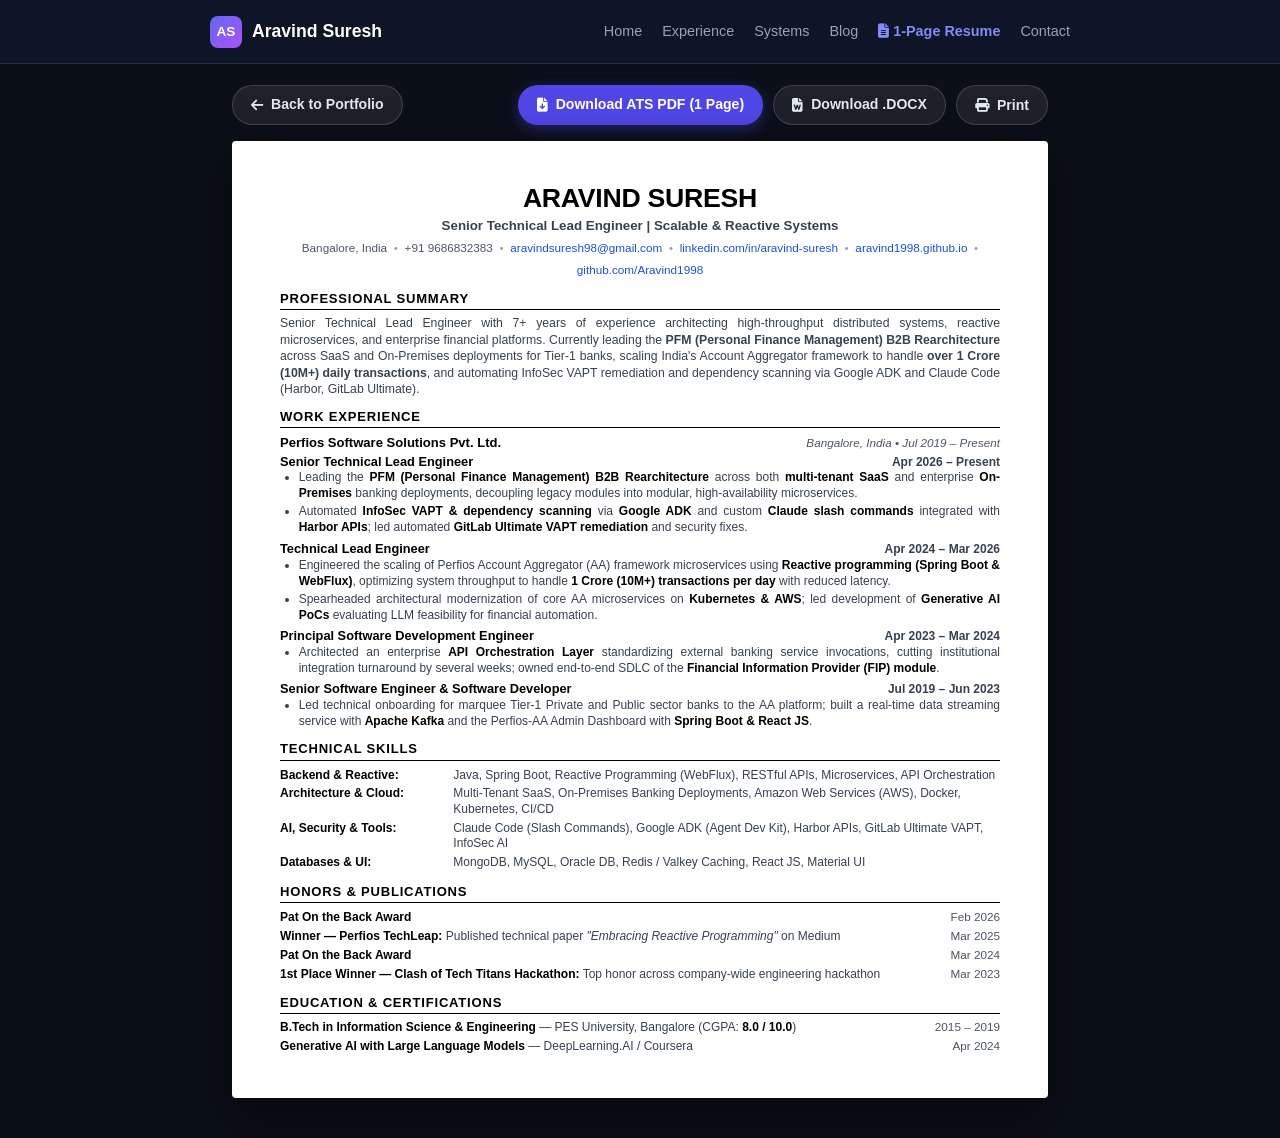
<file: resume.html>
<!DOCTYPE html>
<html lang="en">
<head>
  <meta charset="UTF-8">
  <meta name="viewport" content="width=device-width, initial-scale=1.0">
  <title>Aravind Suresh - ATS Technical Resume (2026)</title>
  
  <meta name="description" content="1-page ATS-compliant resume of Aravind Suresh - Senior Technical Lead Engineer at Perfios.">
  <link rel="icon" href="data:image/svg+xml,<svg xmlns=%22http://www.w3.org/2000/svg%22 viewBox=%220%200%20100%20100%22><rect width=%22100%22 height=%22100%22 rx=%2220%22 fill=%22%23111827%22/><text y=%22.68em%22 x=%2250%25%22 font-size=%2252%22 font-family=%22sans-serif%22 font-weight=%22bold%22 fill=%22white%22 text-anchor=%22middle%22>AS</text></svg>">
  <link rel="stylesheet" href="https://cdnjs.cloudflare.com/ajax/libs/font-awesome/6.5.1/css/all.min.css">

  <style>
    /* Reset & Base */
    *, *::before, *::after {
      box-sizing: border-box;
      margin: 0;
      padding: 0;
    }

    body {
      background-color: #0b0f19;
      color: #f8fafc;
      font-family: -apple-system, BlinkMacSystemFont, "Segoe UI", Roboto, Helvetica, Arial, sans-serif;
      min-height: 100vh;
      line-height: 1.4;
    }

    /* Web Navigation Bar */
    .web-nav {
      position: fixed;
      top: 0;
      left: 0;
      right: 0;
      height: 64px;
      background: rgba(15, 23, 42, 0.85);
      backdrop-filter: blur(16px);
      -webkit-backdrop-filter: blur(16px);
      border-bottom: 1px solid rgba(255, 255, 255, 0.1);
      z-index: 100;
      display: flex;
      align-items: center;
      justify-content: center;
    }

    .nav-inner {
      width: 100%;
      max-width: 900px;
      padding: 0 20px;
      display: flex;
      justify-content: space-between;
      align-items: center;
    }

    .nav-brand {
      display: flex;
      align-items: center;
      gap: 10px;
      color: #ffffff;
      font-weight: 700;
      font-size: 1.1rem;
      text-decoration: none;
    }

    .nav-badge {
      width: 32px;
      height: 32px;
      background: linear-gradient(135deg, #6366f1, #a855f7);
      color: #fff;
      border-radius: 8px;
      display: flex;
      align-items: center;
      justify-content: center;
      font-weight: 800;
      font-size: 0.85rem;
    }

    .nav-links-list {
      display: flex;
      align-items: center;
      gap: 20px;
      list-style: none;
    }

    .nav-link-item {
      color: #94a3b8;
      text-decoration: none;
      font-size: 0.9rem;
      font-weight: 500;
      transition: color 0.2s;
    }

    .nav-link-item:hover, .nav-link-item.active {
      color: #ffffff;
    }

    /* Screen Wrapper */
    .screen-wrapper {
      padding: 85px 20px 40px;
      display: flex;
      flex-direction: column;
      align-items: center;
    }

    /* Screen Toolbar */
    .toolbar {
      width: 100%;
      max-width: 8.5in;
      display: flex;
      justify-content: space-between;
      align-items: center;
      margin-bottom: 16px;
      flex-wrap: wrap;
      gap: 10px;
    }

    .btn {
      display: inline-flex;
      align-items: center;
      gap: 8px;
      padding: 9px 18px;
      border-radius: 9999px;
      font-size: 0.88rem;
      font-weight: 600;
      cursor: pointer;
      text-decoration: none;
      transition: all 0.2s;
      border: 1px solid transparent;
    }

    .btn-primary {
      background: #4f46e5;
      color: #ffffff;
      box-shadow: 0 4px 14px rgba(79, 70, 229, 0.4);
    }

    .btn-primary:hover {
      background: #4338ca;
    }

    .btn-secondary {
      background: rgba(255, 255, 255, 0.08);
      color: #e2e8f0;
      border-color: rgba(255, 255, 255, 0.15);
    }

    .btn-secondary:hover {
      background: rgba(255, 255, 255, 0.15);
      color: #ffffff;
    }

    /* ===================================================================
       PURE ATS RESUME SHEET (Pixel-Perfect 8.5in x 11in standard)
       =================================================================== */
    .resume-sheet {
      width: 100%;
      max-width: 8.5in;
      background: #ffffff;
      color: #111827;
      padding: 0.45in 0.5in;
      box-shadow: 0 20px 50px rgba(0, 0, 0, 0.5);
      border-radius: 4px;
      font-family: -apple-system, BlinkMacSystemFont, "Segoe UI", Roboto, Helvetica, Arial, sans-serif;
      font-size: 9.6pt;
      line-height: 1.32;
      -webkit-font-smoothing: antialiased;
    }

    .resume-sheet a {
      color: #1d4ed8;
      text-decoration: none;
    }

    .resume-sheet a:hover {
      text-decoration: underline;
    }

    /* Header */
    .header {
      text-align: center;
      margin-bottom: 9pt;
    }

    .name {
      font-size: 20pt;
      font-weight: 700;
      letter-spacing: -0.01em;
      color: #000000;
      text-transform: uppercase;
      line-height: 1.1;
      margin-bottom: 3pt;
    }

    .role-title {
      font-size: 10pt;
      font-weight: 600;
      color: #374151;
      margin-bottom: 4pt;
    }

    .contact-info {
      font-size: 8.8pt;
      color: #4b5563;
      display: flex;
      justify-content: center;
      align-items: center;
      flex-wrap: wrap;
      gap: 5pt;
    }

    .separator {
      color: #9ca3af;
    }

    /* Section Structure */
    .section {
      margin-bottom: 8pt;
    }

    .section:last-child {
      margin-bottom: 0;
    }

    .section-title {
      font-size: 9.8pt;
      font-weight: 700;
      text-transform: uppercase;
      letter-spacing: 0.06em;
      color: #000000;
      border-bottom: 1.2pt solid #000000;
      padding-bottom: 1.5pt;
      margin-bottom: 4pt;
    }

    .summary-text {
      font-size: 9.2pt;
      line-height: 1.34;
      color: #374151;
      text-align: justify;
    }

    /* Work Experience */
    .exp-item {
      margin-bottom: 5pt;
    }

    .exp-item:last-child {
      margin-bottom: 0;
    }

    .exp-row-1 {
      display: flex;
      justify-content: space-between;
      align-items: baseline;
      font-size: 9.6pt;
    }

    .exp-role {
      font-weight: 700;
      color: #000000;
    }

    .exp-date {
      font-weight: 600;
      color: #374151;
      font-size: 9pt;
      white-space: nowrap;
    }

    .exp-row-2 {
      display: flex;
      justify-content: space-between;
      align-items: baseline;
      font-size: 9pt;
      font-style: italic;
      color: #4b5563;
      margin-bottom: 2pt;
    }

    .exp-company {
      font-weight: 500;
    }

    .exp-location {
      font-style: normal;
      color: #6b7280;
      font-size: 8.6pt;
      white-space: nowrap;
    }

    .bullets {
      list-style-type: disc;
      padding-left: 14pt;
      margin: 0;
    }

    .bullets li {
      font-size: 9pt;
      line-height: 1.32;
      color: #374151;
      margin-bottom: 1.8pt;
      text-align: justify;
    }

    .bullets li:last-child {
      margin-bottom: 0;
    }

    .bullets strong {
      color: #000000;
      font-weight: 600;
    }

    /* Skills Table */
    .skills-table {
      width: 100%;
      border-collapse: collapse;
      font-size: 9pt;
    }

    .skills-table td {
      padding: 1.2pt 0;
      vertical-align: top;
      line-height: 1.3;
    }

    .skill-cat {
      font-weight: 700;
      color: #000000;
      width: 130pt;
      white-space: nowrap;
    }

    .skill-list {
      color: #374151;
    }

    /* Items (Honors, Education) */
    .item-row {
      display: flex;
      justify-content: space-between;
      align-items: baseline;
      font-size: 9pt;
      line-height: 1.3;
      margin-bottom: 2pt;
    }

    .item-row:last-child {
      margin-bottom: 0;
    }

    .item-left {
      color: #374151;
    }

    .item-left strong {
      color: #000000;
      font-weight: 600;
    }

    .item-right {
      color: #4b5563;
      font-weight: 500;
      font-size: 8.8pt;
      white-space: nowrap;
    }

    /* ===================================================================
       STRICT 1-PAGE PRINT ENGINE
       =================================================================== */
    @page {
      size: letter portrait;
      margin: 0.45in 0.5in;
    }

    @media print {
      *, *::before, *::after {
        box-shadow: none !important;
        text-shadow: none !important;
      }

      body {
        background: #ffffff !important;
        color: #111827 !important;
        padding: 0 !important;
        margin: 0 !important;
      }

      .web-nav, .toolbar {
        display: none !important;
      }

      .screen-wrapper {
        padding: 0 !important;
        margin: 0 !important;
      }

      .resume-sheet {
        padding: 0 !important;
        margin: 0 !important;
        box-shadow: none !important;
        border-radius: 0 !important;
        max-width: 100% !important;
        width: 100% !important;
      }

      .section {
        page-break-inside: avoid !important;
        break-inside: avoid !important;
      }

      a {
        color: #000000 !important;
        text-decoration: none !important;
      }
    }
  </style>
</head>
<body>

  <!-- Website Header Navigation -->
  <nav class="web-nav">
    <div class="nav-inner">
      <a href="/" class="nav-brand">
        <div class="nav-badge">AS</div>
        <span>Aravind Suresh</span>
      </a>

      <ul class="nav-links-list">
        <li><a href="/" class="nav-link-item">Home</a></li>
        <li><a href="experience.html" class="nav-link-item">Experience</a></li>
        <li><a href="projects.html" class="nav-link-item">Systems</a></li>
        <li><a href="blog.html" class="nav-link-item">Blog</a></li>
        <li><a href="resume.html" class="nav-link-item active" style="color: #818cf8; font-weight: 700;"><i class="fa-solid fa-file-lines"></i> 1-Page Resume</a></li>
        <li><a href="contact.html" class="nav-link-item">Contact</a></li>
      </ul>
    </div>
  </nav>

  <!-- Screen Content -->
  <main class="screen-wrapper">
    <!-- Toolbar -->
    <div class="toolbar">
      <a href="/" class="btn btn-secondary">
        <i class="fa-solid fa-arrow-left"></i> Back to Portfolio
      </a>
      <div style="display: flex; gap: 10px; flex-wrap: wrap;">
        <a href="assets/pdf/Aravind_Suresh_Resume.pdf" download="Aravind_Suresh_Resume.pdf" class="btn btn-primary">
          <i class="fa-solid fa-file-arrow-down"></i> Download ATS PDF (1 Page)
        </a>
        <a href="Aravind_Suresh_Resume_2026.docx" download class="btn btn-secondary">
          <i class="fa-solid fa-file-word"></i> Download .DOCX
        </a>
        <button class="btn btn-secondary" onclick="window.print()">
          <i class="fa-solid fa-print"></i> Print
        </button>
      </div>
    </div>

    <!-- ATS Resume Document -->
    <article class="resume-sheet">
      <!-- Header -->
      <header class="header">
        <h1 class="name">Aravind Suresh</h1>
        <div class="role-title">Senior Technical Lead Engineer | Scalable &amp; Reactive Systems</div>
        <div class="contact-info">
          <span>Bangalore, India</span>
          <span class="separator">•</span>
          <span>+91 9686832383</span>
          <span class="separator">•</span>
          <a href="mailto:aravindsuresh98@gmail.com">aravindsuresh98@gmail.com</a>
          <span class="separator">•</span>
          <a href="https://linkedin.com/in/aravind-suresh" target="_blank" rel="noopener noreferrer">linkedin.com/in/aravind-suresh</a>
          <span class="separator">•</span>
          <a href="https://aravind1998.github.io" target="_blank" rel="noopener noreferrer">aravind1998.github.io</a>
          <span class="separator">•</span>
          <a href="https://github.com/Aravind1998" target="_blank" rel="noopener noreferrer">github.com/Aravind1998</a>
        </div>
      </header>

      <!-- Professional Summary -->
      <section class="section">
        <h2 class="section-title">Professional Summary</h2>
        <p class="summary-text">
          Senior Technical Lead Engineer with 7+ years of experience architecting high-throughput distributed systems, reactive microservices, and enterprise financial platforms. Currently leading the <strong>PFM (Personal Finance Management) B2B Rearchitecture</strong> across SaaS and On-Premises deployments for Tier-1 banks, scaling India's Account Aggregator framework to handle <strong>over 1 Crore (10M+) daily transactions</strong>, and automating InfoSec VAPT remediation and dependency scanning via Google ADK and Claude Code (Harbor, GitLab Ultimate).
        </p>
      </section>

      <!-- Work Experience -->
      <section class="section">
        <h2 class="section-title">Work Experience</h2>

        <!-- Company Header: Perfios Software Solutions -->
        <div style="display: flex; justify-content: space-between; align-items: baseline; margin-bottom: 2pt;">
          <span style="font-weight: 700; font-size: 9.8pt; color: #000000;">Perfios Software Solutions Pvt. Ltd.</span>
          <span style="font-style: italic; color: #4b5563; font-size: 8.8pt;">Bangalore, India • Jul 2019 – Present</span>
        </div>

        <!-- Role 1: Senior Technical Lead Engineer -->
        <div class="exp-item" style="margin-bottom: 3.5pt;">
          <div class="exp-row-1">
            <span class="exp-role">Senior Technical Lead Engineer</span>
            <span class="exp-date">Apr 2026 – Present</span>
          </div>
          <ul class="bullets">
            <li>Leading the <strong>PFM (Personal Finance Management) B2B Rearchitecture</strong> across both <strong>multi-tenant SaaS</strong> and enterprise <strong>On-Premises</strong> banking deployments, decoupling legacy modules into modular, high-availability microservices.</li>
            <li>Automated <strong>InfoSec VAPT &amp; dependency scanning</strong> via <strong>Google ADK</strong> and custom <strong>Claude slash commands</strong> integrated with <strong>Harbor APIs</strong>; led automated <strong>GitLab Ultimate VAPT remediation</strong> and security fixes.</li>
          </ul>
        </div>

        <!-- Role 2: Technical Lead Engineer -->
        <div class="exp-item" style="margin-bottom: 3.5pt;">
          <div class="exp-row-1">
            <span class="exp-role">Technical Lead Engineer</span>
            <span class="exp-date">Apr 2024 – Mar 2026</span>
          </div>
          <ul class="bullets">
            <li>Engineered the scaling of Perfios Account Aggregator (AA) framework microservices using <strong>Reactive programming (Spring Boot &amp; WebFlux)</strong>, optimizing system throughput to handle <strong>1 Crore (10M+) transactions per day</strong> with reduced latency.</li>
            <li>Spearheaded architectural modernization of core AA microservices on <strong>Kubernetes &amp; AWS</strong>; led development of <strong>Generative AI PoCs</strong> evaluating LLM feasibility for financial automation.</li>
          </ul>
        </div>

        <!-- Role 3: Principal SDE -->
        <div class="exp-item" style="margin-bottom: 3.5pt;">
          <div class="exp-row-1">
            <span class="exp-role">Principal Software Development Engineer</span>
            <span class="exp-date">Apr 2023 – Mar 2024</span>
          </div>
          <ul class="bullets">
            <li>Architected an enterprise <strong>API Orchestration Layer</strong> standardizing external banking service invocations, cutting institutional integration turnaround by several weeks; owned end-to-end SDLC of the <strong>Financial Information Provider (FIP) module</strong>.</li>
          </ul>
        </div>

        <!-- Role 4: Senior Software Engineer & Software Developer -->
        <div class="exp-item" style="margin-bottom: 0;">
          <div class="exp-row-1">
            <span class="exp-role">Senior Software Engineer &amp; Software Developer</span>
            <span class="exp-date">Jul 2019 – Jun 2023</span>
          </div>
          <ul class="bullets">
            <li>Led technical onboarding for marquee Tier-1 Private and Public sector banks to the AA platform; built a real-time data streaming service with <strong>Apache Kafka</strong> and the Perfios-AA Admin Dashboard with <strong>Spring Boot &amp; React JS</strong>.</li>
          </ul>
        </div>
      </section>

      <!-- Technical Skills -->
      <section class="section">
        <h2 class="section-title">Technical Skills</h2>
        <table class="skills-table">
          <tr>
            <td class="skill-cat">Backend &amp; Reactive:</td>
            <td class="skill-list">Java, Spring Boot, Reactive Programming (WebFlux), RESTful APIs, Microservices, API Orchestration</td>
          </tr>
          <tr>
            <td class="skill-cat">Architecture &amp; Cloud:</td>
            <td class="skill-list">Multi-Tenant SaaS, On-Premises Banking Deployments, Amazon Web Services (AWS), Docker, Kubernetes, CI/CD</td>
          </tr>
          <tr>
            <td class="skill-cat">AI, Security &amp; Tools:</td>
            <td class="skill-list">Claude Code (Slash Commands), Google ADK (Agent Dev Kit), Harbor APIs, GitLab Ultimate VAPT, InfoSec AI</td>
          </tr>
          <tr>
            <td class="skill-cat">Databases &amp; UI:</td>
            <td class="skill-list">MongoDB, MySQL, Oracle DB, Redis / Valkey Caching, React JS, Material UI</td>
          </tr>
        </table>
      </section>

      <!-- Honors & Publications -->
      <section class="section">
        <h2 class="section-title">Honors &amp; Publications</h2>
        <div class="item-row">
          <span class="item-left"><strong>Pat On the Back Award</strong></span>
          <span class="item-right">Feb 2026</span>
        </div>
        <div class="item-row">
          <span class="item-left"><strong>Winner — Perfios TechLeap:</strong> Published technical paper <em>"Embracing Reactive Programming"</em> on Medium</span>
          <span class="item-right">Mar 2025</span>
        </div>
        <div class="item-row">
          <span class="item-left"><strong>Pat On the Back Award</strong></span>
          <span class="item-right">Mar 2024</span>
        </div>
        <div class="item-row">
          <span class="item-left"><strong>1st Place Winner — Clash of Tech Titans Hackathon:</strong> Top honor across company-wide engineering hackathon</span>
          <span class="item-right">Mar 2023</span>
        </div>
      </section>

      <!-- Education & Certifications -->
      <section class="section">
        <h2 class="section-title">Education &amp; Certifications</h2>
        <div class="item-row">
          <span class="item-left"><strong>B.Tech in Information Science &amp; Engineering</strong> — PES University, Bangalore (CGPA: <strong>8.0 / 10.0</strong>)</span>
          <span class="item-right">2015 – 2019</span>
        </div>
        <div class="item-row">
          <span class="item-left"><strong>Generative AI with Large Language Models</strong> — DeepLearning.AI / Coursera</span>
          <span class="item-right">Apr 2024</span>
        </div>
      </section>
    </article>
  </main>

</body>
</html>
</file>
<file: assets/css/custom-theme.css>
/* ===================================================================
   ARAVIND SURESH — PERSONAL PORTFOLIO
   Custom Theme Engine & Glassmorphism Design System
   =================================================================== */

@import url('https://fonts.googleapis.com/css2?family=Plus+Jakarta+Sans:wght@300;400;500;600;700;800&family=JetBrains+Mono:wght@400;500;600&display=swap');

/* --- Root Variables: Midnight Theme (Default) --- */
:root {
  --font-main: 'Plus Jakarta Sans', -apple-system, BlinkMacSystemFont, 'Segoe UI', Roboto, sans-serif;
  --font-mono: 'JetBrains Mono', 'Fira Code', monospace;

  /* Midnight Palette */
  --bg-primary: #090d16;
  --bg-secondary: #0f172a;
  --bg-card: rgba(18, 26, 46, 0.65);
  --bg-card-hover: rgba(28, 39, 68, 0.85);
  --bg-card-active: rgba(35, 48, 82, 0.95);
  --bg-glass: rgba(15, 23, 42, 0.75);
  --border-color: rgba(255, 255, 255, 0.08);
  --border-hover: rgba(99, 102, 241, 0.45);
  --border-glass: rgba(255, 255, 255, 0.12);

  --text-primary: #f8fafc;
  --text-secondary: #94a3b8;
  --text-muted: #64748b;

  --accent-primary: #6366f1;
  --accent-secondary: #a855f7;
  --accent-cyan: #06b6d4;
  --accent-gradient: linear-gradient(135deg, #6366f1 0%, #a855f7 50%, #ec4899 100%);
  --accent-subtle: rgba(99, 102, 241, 0.12);
  --glow-color: rgba(99, 102, 241, 0.25);
  
  --badge-bg: rgba(99, 102, 241, 0.14);
  --badge-text: #a5b4fc;
  
  --shadow-sm: 0 2px 8px rgba(0, 0, 0, 0.25);
  --shadow-md: 0 8px 24px rgba(0, 0, 0, 0.35);
  --shadow-lg: 0 16px 40px rgba(0, 0, 0, 0.45);
  --shadow-glow: 0 0 30px rgba(99, 102, 241, 0.2);

  --radius-sm: 8px;
  --radius-md: 14px;
  --radius-lg: 20px;
  --radius-full: 9999px;

  --nav-height: 72px;
  --transition: all 0.3s cubic-bezier(0.16, 1, 0.3, 1);
}

/* --- Theme 2: Cyberpunk / Neon --- */
[data-theme="cyber"] {
  --bg-primary: #060911;
  --bg-secondary: #0b1120;
  --bg-card: rgba(14, 23, 40, 0.7);
  --bg-card-hover: rgba(20, 32, 57, 0.9);
  --bg-card-active: rgba(25, 41, 74, 0.95);
  --bg-glass: rgba(10, 17, 30, 0.85);
  --border-color: rgba(0, 245, 212, 0.12);
  --border-hover: rgba(0, 245, 212, 0.55);
  --border-glass: rgba(0, 245, 212, 0.2);

  --text-primary: #f0fdf4;
  --text-secondary: #94a3b8;
  --text-muted: #64748b;

  --accent-primary: #00f5d4;
  --accent-secondary: #f72585;
  --accent-cyan: #7209b7;
  --accent-gradient: linear-gradient(135deg, #00f5d4 0%, #7209b7 60%, #f72585 100%);
  --accent-subtle: rgba(0, 245, 212, 0.12);
  --glow-color: rgba(0, 245, 212, 0.3);

  --badge-bg: rgba(0, 245, 212, 0.12);
  --badge-text: #2dd4bf;

  --shadow-glow: 0 0 32px rgba(0, 245, 212, 0.22);
}

/* --- Theme 3: Nord Frost --- */
[data-theme="nord"] {
  --bg-primary: #242933;
  --bg-secondary: #2e3440;
  --bg-card: rgba(46, 52, 64, 0.72);
  --bg-card-hover: rgba(59, 66, 82, 0.9);
  --bg-card-active: rgba(67, 76, 94, 0.95);
  --bg-glass: rgba(46, 52, 64, 0.85);
  --border-color: rgba(216, 222, 233, 0.1);
  --border-hover: rgba(136, 192, 208, 0.55);
  --border-glass: rgba(216, 222, 233, 0.18);

  --text-primary: #eceff4;
  --text-secondary: #d8dee9;
  --text-muted: #8892b0;

  --accent-primary: #88c0d0;
  --accent-secondary: #81a1c1;
  --accent-cyan: #8fbcbb;
  --accent-gradient: linear-gradient(135deg, #88c0d0 0%, #81a1c1 60%, #b48ead 100%);
  --accent-subtle: rgba(136, 192, 208, 0.14);
  --glow-color: rgba(136, 192, 208, 0.25);

  --badge-bg: rgba(136, 192, 208, 0.15);
  --badge-text: #88c0d0;

  --shadow-glow: 0 0 30px rgba(136, 192, 208, 0.2);
}

/* --- Theme 4: Minimal Light --- */
[data-theme="light"] {
  --bg-primary: #f8fafc;
  --bg-secondary: #ffffff;
  --bg-card: rgba(255, 255, 255, 0.85);
  --bg-card-hover: #ffffff;
  --bg-card-active: #f1f5f9;
  --bg-glass: rgba(255, 255, 255, 0.85);
  --border-color: rgba(226, 232, 240, 0.9);
  --border-hover: rgba(79, 70, 229, 0.45);
  --border-glass: rgba(226, 232, 240, 0.8);

  --text-primary: #0f172a;
  --text-secondary: #475569;
  --text-muted: #94a3b8;

  --accent-primary: #4f46e5;
  --accent-secondary: #7c3aed;
  --accent-cyan: #0284c7;
  --accent-gradient: linear-gradient(135deg, #4f46e5 0%, #7c3aed 60%, #db2777 100%);
  --accent-subtle: rgba(79, 70, 229, 0.08);
  --glow-color: rgba(79, 70, 229, 0.15);

  --badge-bg: rgba(79, 70, 229, 0.08);
  --badge-text: #4f46e5;

  --shadow-sm: 0 1px 3px rgba(0, 0, 0, 0.05);
  --shadow-md: 0 6px 18px rgba(0, 0, 0, 0.08);
  --shadow-lg: 0 12px 30px rgba(0, 0, 0, 0.1);
  --shadow-glow: 0 0 25px rgba(79, 70, 229, 0.12);
}

/* --- Base & Reset --- */
*, *::before, *::after {
  box-sizing: border-box;
  margin: 0;
  padding: 0;
}

html {
  scroll-behavior: smooth;
  scroll-padding-top: calc(var(--nav-height) + 20px);
}

body {
  font-family: var(--font-main);
  background-color: var(--bg-primary);
  color: var(--text-primary);
  line-height: 1.65;
  overflow-x: hidden;
  transition: background-color 0.4s ease, color 0.3s ease;
  min-height: 100vh;
  position: relative;
}

/* Background Ambient Orbs */
.ambient-bg {
  position: fixed;
  inset: 0;
  pointer-events: none;
  z-index: 0;
  overflow: hidden;
}

.ambient-orb {
  position: absolute;
  border-radius: 50%;
  filter: blur(100px);
  opacity: 0.15;
  transition: all 0.6s ease;
}

.ambient-orb-1 {
  width: 500px;
  height: 500px;
  top: -100px;
  left: -100px;
  background: var(--accent-primary);
}

.ambient-orb-2 {
  width: 450px;
  height: 450px;
  top: 35%;
  right: -150px;
  background: var(--accent-secondary);
}

.ambient-orb-3 {
  width: 550px;
  height: 550px;
  bottom: 5%;
  left: 20%;
  background: var(--accent-cyan);
}

/* Subtle Grid Texture */
.ambient-grid {
  position: absolute;
  inset: 0;
  background-image: 
    linear-gradient(to right, var(--border-color) 1px, transparent 1px),
    linear-gradient(to bottom, var(--border-color) 1px, transparent 1px);
  background-size: 60px 60px;
  mask-image: radial-gradient(ellipse at 50% 30%, black 20%, transparent 75%);
  -webkit-mask-image: radial-gradient(ellipse at 50% 30%, black 20%, transparent 75%);
  opacity: 0.4;
}

/* --- Container & Layout --- */
.container {
  width: 100%;
  max-width: 1200px;
  margin: 0 auto;
  padding: 0 24px;
  position: relative;
  z-index: 1;
}

section {
  padding: 100px 0;
}

/* --- Typography --- */
h1, h2, h3, h4, h5, h6 {
  font-weight: 700;
  line-height: 1.25;
  color: var(--text-primary);
  letter-spacing: -0.02em;
}

p {
  color: var(--text-secondary);
}

a {
  color: inherit;
  text-decoration: none;
  transition: var(--transition);
}

.gradient-text {
  background: var(--accent-gradient);
  -webkit-background-clip: text;
  -webkit-text-fill-color: transparent;
  background-clip: text;
  display: inline-block;
}

.section-header {
  text-align: center;
  max-width: 650px;
  margin: 0 auto 60px;
}

.section-tag {
  display: inline-flex;
  align-items: center;
  gap: 8px;
  font-family: var(--font-mono);
  font-size: 0.85rem;
  font-weight: 600;
  text-transform: uppercase;
  letter-spacing: 0.08em;
  padding: 6px 14px;
  border-radius: var(--radius-full);
  background: var(--badge-bg);
  color: var(--badge-text);
  border: 1px solid var(--border-hover);
  margin-bottom: 16px;
}

.section-title {
  font-size: clamp(2rem, 3.5vw, 2.75rem);
  margin-bottom: 16px;
}

.section-desc {
  font-size: 1.1rem;
  color: var(--text-secondary);
}

/* --- Navigation Bar --- */
.header-nav {
  position: fixed;
  top: 0;
  left: 0;
  right: 0;
  height: var(--nav-height);
  background: var(--bg-glass);
  backdrop-filter: blur(20px);
  -webkit-backdrop-filter: blur(20px);
  border-bottom: 1px solid var(--border-color);
  z-index: 100;
  transition: var(--transition);
}

.nav-container {
  display: flex;
  align-items: center;
  justify-content: space-between;
  height: 100%;
}

.nav-logo {
  display: flex;
  align-items: center;
  gap: 12px;
  font-size: 1.25rem;
  font-weight: 800;
  letter-spacing: -0.02em;
}

.logo-badge {
  width: 40px;
  height: 40px;
  border-radius: var(--radius-md);
  background: var(--accent-gradient);
  display: flex;
  align-items: center;
  justify-content: center;
  font-family: var(--font-mono);
  font-size: 1.05rem;
  font-weight: 700;
  color: #ffffff;
  box-shadow: 0 4px 12px var(--glow-color);
}

.nav-links {
  display: flex;
  align-items: center;
  gap: 32px;
  list-style: none;
}

.nav-link {
  font-size: 0.95rem;
  font-weight: 500;
  color: var(--text-secondary);
  position: relative;
  padding: 6px 0;
}

.nav-link:hover, .nav-link.active {
  color: var(--text-primary);
}

.nav-link::after {
  content: '';
  position: absolute;
  bottom: 0;
  left: 0;
  width: 0%;
  height: 2px;
  background: var(--accent-gradient);
  border-radius: 2px;
  transition: width 0.3s ease;
}

.nav-link:hover::after, .nav-link.active::after {
  width: 100%;
}

.nav-actions {
  display: flex;
  align-items: center;
  gap: 14px;
}

/* Theme Dropdown / Selector */
.theme-picker-wrapper {
  position: relative;
}

.theme-btn {
  display: flex;
  align-items: center;
  gap: 8px;
  background: var(--bg-card);
  border: 1px solid var(--border-color);
  padding: 8px 14px;
  border-radius: var(--radius-full);
  color: var(--text-primary);
  font-family: var(--font-main);
  font-size: 0.85rem;
  font-weight: 600;
  cursor: pointer;
  transition: var(--transition);
}

.theme-btn:hover {
  border-color: var(--border-hover);
  box-shadow: var(--shadow-glow);
}

.theme-dropdown {
  position: absolute;
  top: calc(100% + 10px);
  right: 0;
  width: 190px;
  background: var(--bg-secondary);
  border: 1px solid var(--border-glass);
  border-radius: var(--radius-md);
  box-shadow: var(--shadow-lg);
  padding: 8px;
  display: none;
  flex-direction: column;
  gap: 4px;
  z-index: 102;
  backdrop-filter: blur(20px);
  -webkit-backdrop-filter: blur(20px);
}

.theme-dropdown.show {
  display: flex;
  animation: fadeInDown 0.2s ease-out forwards;
}

@keyframes fadeInDown {
  from { opacity: 0; transform: translateY(-8px); }
  to { opacity: 1; transform: translateY(0); }
}

.theme-option {
  display: flex;
  align-items: center;
  gap: 10px;
  padding: 9px 12px;
  border-radius: var(--radius-sm);
  background: transparent;
  border: none;
  color: var(--text-secondary);
  font-family: var(--font-main);
  font-size: 0.85rem;
  font-weight: 500;
  cursor: pointer;
  width: 100%;
  text-align: left;
  transition: var(--transition);
}

.theme-option:hover {
  background: var(--bg-card-hover);
  color: var(--text-primary);
}

.theme-option.active {
  background: var(--accent-subtle);
  color: var(--accent-primary);
  font-weight: 600;
}

.theme-color-dot {
  width: 12px;
  height: 12px;
  border-radius: 50%;
  border: 1px solid rgba(255, 255, 255, 0.2);
}

.dot-midnight { background: #6366f1; }
.dot-cyber { background: #00f5d4; }
.dot-nord { background: #88c0d0; }
.dot-light { background: #f8fafc; border: 1px solid #cbd5e1; }

.mobile-menu-btn {
  display: none;
  background: transparent;
  border: none;
  color: var(--text-primary);
  font-size: 1.4rem;
  cursor: pointer;
  padding: 6px;
}

/* --- Hero Section --- */
.hero-section {
  min-height: 100vh;
  display: flex;
  align-items: center;
  padding-top: calc(var(--nav-height) + 40px);
  position: relative;
}

.hero-grid {
  display: grid;
  grid-template-columns: 1.15fr 0.85fr;
  gap: 50px;
  align-items: center;
}

.hero-content {
  display: flex;
  flex-direction: column;
  gap: 24px;
}

.status-badge {
  display: inline-flex;
  align-items: center;
  gap: 10px;
  padding: 6px 14px;
  background: var(--bg-card);
  border: 1px solid var(--border-color);
  border-radius: var(--radius-full);
  font-size: 0.85rem;
  font-weight: 600;
  width: fit-content;
  color: var(--text-secondary);
}

.status-dot {
  width: 8px;
  height: 8px;
  border-radius: 50%;
  background: #10b981;
  position: relative;
}

.status-dot::after {
  content: '';
  position: absolute;
  inset: -3px;
  border-radius: 50%;
  background: #10b981;
  opacity: 0.5;
  animation: pulseDot 2s infinite ease-out;
}

@keyframes pulseDot {
  0% { transform: scale(1); opacity: 0.6; }
  100% { transform: scale(2.4); opacity: 0; }
}

.hero-title {
  font-size: clamp(2.5rem, 5vw, 4rem);
  font-weight: 800;
  line-height: 1.12;
  letter-spacing: -0.03em;
}

.hero-subtitle {
  font-size: 1.2rem;
  line-height: 1.7;
  color: var(--text-secondary);
  max-width: 560px;
}

.hero-cta-group {
  display: flex;
  flex-wrap: wrap;
  gap: 16px;
  margin-top: 8px;
}

.btn {
  display: inline-flex;
  align-items: center;
  justify-content: center;
  gap: 10px;
  padding: 13px 26px;
  border-radius: var(--radius-full);
  font-family: var(--font-main);
  font-size: 0.95rem;
  font-weight: 600;
  cursor: pointer;
  transition: var(--transition);
  border: 1px solid transparent;
  white-space: nowrap;
}

.btn-primary {
  background: var(--accent-gradient);
  color: #ffffff;
  box-shadow: 0 4px 20px var(--glow-color);
}

.btn-primary:hover {
  transform: translateY(-2px);
  box-shadow: 0 8px 25px var(--glow-color);
  color: #ffffff;
}

.btn-secondary {
  background: var(--bg-card);
  border-color: var(--border-color);
  color: var(--text-primary);
}

.btn-secondary:hover {
  background: var(--bg-card-hover);
  border-color: var(--border-hover);
  transform: translateY(-2px);
}

.btn-icon {
  width: 44px;
  height: 44px;
  padding: 0;
  border-radius: 50%;
  display: inline-flex;
  align-items: center;
  justify-content: center;
  background: var(--bg-card);
  border: 1px solid var(--border-color);
  color: var(--text-secondary);
  font-size: 1.1rem;
}

.btn-icon:hover {
  color: var(--accent-primary);
  border-color: var(--border-hover);
  transform: translateY(-2px);
}

.hero-socials {
  display: flex;
  align-items: center;
  gap: 14px;
  margin-top: 6px;
}

.hero-socials span {
  font-size: 0.85rem;
  color: var(--text-muted);
  font-weight: 500;
}

/* Glassmorphic Interactive Terminal / Tech Window */
.terminal-card {
  background: var(--bg-card);
  border: 1px solid var(--border-glass);
  border-radius: var(--radius-lg);
  box-shadow: var(--shadow-lg), var(--shadow-glow);
  backdrop-filter: blur(24px);
  -webkit-backdrop-filter: blur(24px);
  overflow: hidden;
  transition: var(--transition);
}

.terminal-card:hover {
  border-color: var(--border-hover);
  transform: translateY(-4px);
}

.terminal-header {
  background: rgba(0, 0, 0, 0.2);
  padding: 12px 18px;
  display: flex;
  align-items: center;
  justify-content: space-between;
  border-bottom: 1px solid var(--border-color);
}

.terminal-dots {
  display: flex;
  gap: 7px;
}

.terminal-dot {
  width: 11px;
  height: 11px;
  border-radius: 50%;
}

.dot-red { background: #ef4444; }
.dot-yellow { background: #f59e0b; }
.dot-green { background: #10b981; }

.terminal-title {
  font-family: var(--font-mono);
  font-size: 0.8rem;
  color: var(--text-muted);
}

.terminal-body {
  padding: 24px;
  font-family: var(--font-mono);
  font-size: 0.9rem;
  line-height: 1.8;
}

.terminal-line {
  margin-bottom: 8px;
}

.terminal-prompt {
  color: var(--accent-primary);
  margin-right: 8px;
}

.terminal-cmd {
  color: var(--text-primary);
}

.terminal-output {
  color: var(--text-secondary);
  padding-left: 18px;
  margin-bottom: 14px;
}

.terminal-key {
  color: var(--accent-secondary);
}

.terminal-val {
  color: var(--accent-cyan);
}

.cursor-blink {
  display: inline-block;
  width: 8px;
  height: 15px;
  background: var(--accent-primary);
  vertical-align: middle;
  animation: blink 1s step-end infinite;
}

@keyframes blink {
  0%, 100% { opacity: 1; }
  50% { opacity: 0; }
}

/* --- About Section --- */
.about-grid {
  display: grid;
  grid-template-columns: 1fr 1fr;
  gap: 50px;
  align-items: center;
}

.about-text {
  display: flex;
  flex-direction: column;
  gap: 20px;
  font-size: 1.05rem;
}

.about-features {
  display: grid;
  grid-template-columns: 1fr;
  gap: 20px;
}

.feature-card {
  display: flex;
  gap: 20px;
  padding: 22px;
  background: var(--bg-card);
  border: 1px solid var(--border-color);
  border-radius: var(--radius-md);
  backdrop-filter: blur(12px);
  -webkit-backdrop-filter: blur(12px);
  transition: var(--transition);
}

.feature-card:hover {
  border-color: var(--border-hover);
  background: var(--bg-card-hover);
  transform: translateX(6px);
}

.feature-icon {
  width: 48px;
  height: 48px;
  flex-shrink: 0;
  border-radius: var(--radius-md);
  background: var(--badge-bg);
  color: var(--accent-primary);
  display: flex;
  align-items: center;
  justify-content: center;
  font-size: 1.3rem;
}

.feature-info h4 {
  font-size: 1.1rem;
  margin-bottom: 6px;
}

.feature-info p {
  font-size: 0.92rem;
  line-height: 1.5;
}

/* Stats Counter Row */
.stats-strip {
  display: grid;
  grid-template-columns: repeat(4, 1fr);
  gap: 24px;
  margin-top: 60px;
  padding: 30px;
  background: var(--bg-card);
  border: 1px solid var(--border-color);
  border-radius: var(--radius-lg);
  backdrop-filter: blur(16px);
}

.stat-item {
  text-align: center;
}

.stat-number {
  font-size: 2.5rem;
  font-weight: 800;
  font-family: var(--font-mono);
  background: var(--accent-gradient);
  -webkit-background-clip: text;
  -webkit-text-fill-color: transparent;
  line-height: 1.1;
  margin-bottom: 6px;
}

.stat-label {
  font-size: 0.9rem;
  color: var(--text-secondary);
  font-weight: 500;
}

/* --- Projects Section --- */
.project-filters {
  display: flex;
  justify-content: center;
  flex-wrap: wrap;
  gap: 10px;
  margin-bottom: 40px;
}

.filter-btn {
  padding: 8px 18px;
  border-radius: var(--radius-full);
  background: var(--bg-card);
  border: 1px solid var(--border-color);
  color: var(--text-secondary);
  font-family: var(--font-main);
  font-size: 0.9rem;
  font-weight: 600;
  cursor: pointer;
  transition: var(--transition);
}

.filter-btn:hover {
  color: var(--text-primary);
  border-color: var(--border-hover);
}

.filter-btn.active {
  background: var(--accent-gradient);
  color: #ffffff;
  border-color: transparent;
  box-shadow: 0 4px 14px var(--glow-color);
}

.projects-grid {
  display: grid;
  grid-template-columns: repeat(auto-fill, minmax(360px, 1fr));
  gap: 30px;
}

.project-card {
  background: var(--bg-card);
  border: 1px solid var(--border-color);
  border-radius: var(--radius-lg);
  overflow: hidden;
  backdrop-filter: blur(16px);
  -webkit-backdrop-filter: blur(16px);
  transition: var(--transition);
  display: flex;
  flex-direction: column;
}

.project-card:hover {
  transform: translateY(-8px);
  border-color: var(--border-hover);
  box-shadow: var(--shadow-lg), var(--shadow-glow);
}

.project-preview {
  height: 200px;
  position: relative;
  overflow: hidden;
  background: linear-gradient(135deg, rgba(99, 102, 241, 0.15), rgba(168, 85, 247, 0.15));
  display: flex;
  align-items: center;
  justify-content: center;
}

.project-banner-decor {
  font-family: var(--font-mono);
  font-size: 3.5rem;
  font-weight: 800;
  opacity: 0.15;
  color: var(--text-primary);
  user-select: none;
}

.project-badge-top {
  position: absolute;
  top: 16px;
  left: 16px;
  font-family: var(--font-mono);
  font-size: 0.75rem;
  font-weight: 600;
  padding: 4px 10px;
  border-radius: var(--radius-full);
  background: var(--bg-glass);
  border: 1px solid var(--border-glass);
  color: var(--accent-primary);
  backdrop-filter: blur(8px);
}

.project-body {
  padding: 26px;
  display: flex;
  flex-direction: column;
  flex-grow: 1;
}

.project-title {
  font-size: 1.35rem;
  margin-bottom: 12px;
}

.project-desc {
  font-size: 0.95rem;
  line-height: 1.6;
  margin-bottom: 20px;
  flex-grow: 1;
}

.project-tech-tags {
  display: flex;
  flex-wrap: wrap;
  gap: 8px;
  margin-bottom: 24px;
}

.tech-tag {
  font-family: var(--font-mono);
  font-size: 0.78rem;
  padding: 4px 10px;
  border-radius: var(--radius-sm);
  background: var(--badge-bg);
  color: var(--badge-text);
  border: 1px solid rgba(255, 255, 255, 0.05);
}

.project-links {
  display: flex;
  align-items: center;
  gap: 16px;
  border-top: 1px solid var(--border-color);
  padding-top: 18px;
}

.project-link-item {
  display: inline-flex;
  align-items: center;
  gap: 8px;
  font-size: 0.9rem;
  font-weight: 600;
  color: var(--text-secondary);
}

.project-link-item:hover {
  color: var(--accent-primary);
}

/* --- Experience & Education Section --- */
.timeline-container {
  position: relative;
  max-width: 860px;
  margin: 0 auto;
  padding-left: 36px;
}

.timeline-container::before {
  content: '';
  position: absolute;
  top: 10px;
  bottom: 10px;
  left: 11px;
  width: 2px;
  background: linear-gradient(to bottom, var(--accent-primary), var(--accent-secondary), transparent);
}

.timeline-item {
  position: relative;
  margin-bottom: 40px;
}

.timeline-item:last-child {
  margin-bottom: 0;
}

.timeline-dot {
  position: absolute;
  left: -36px;
  top: 6px;
  width: 24px;
  height: 24px;
  border-radius: 50%;
  background: var(--bg-primary);
  border: 3px solid var(--accent-primary);
  box-shadow: 0 0 12px var(--glow-color);
  display: flex;
  align-items: center;
  justify-content: center;
}

.timeline-card {
  background: var(--bg-card);
  border: 1px solid var(--border-color);
  border-radius: var(--radius-md);
  padding: 26px;
  backdrop-filter: blur(14px);
  -webkit-backdrop-filter: blur(14px);
  transition: var(--transition);
}

.timeline-card:hover {
  border-color: var(--border-hover);
  transform: translateX(6px);
  box-shadow: var(--shadow-md);
}

.timeline-header-wrap {
  display: flex;
  justify-content: space-between;
  align-items: flex-start;
  flex-wrap: wrap;
  gap: 10px;
  margin-bottom: 10px;
}

.timeline-role {
  font-size: 1.25rem;
  font-weight: 700;
}

.timeline-company {
  color: var(--accent-primary);
  font-weight: 600;
  font-size: 1rem;
}

.timeline-date {
  font-family: var(--font-mono);
  font-size: 0.82rem;
  padding: 4px 12px;
  border-radius: var(--radius-full);
  background: var(--badge-bg);
  color: var(--badge-text);
  border: 1px solid var(--border-color);
}

.timeline-desc {
  font-size: 0.95rem;
  line-height: 1.6;
  margin-bottom: 14px;
}

.timeline-bullets {
  list-style: none;
  display: flex;
  flex-direction: column;
  gap: 8px;
}

.timeline-bullets li {
  font-size: 0.92rem;
  color: var(--text-secondary);
  position: relative;
  padding-left: 20px;
}

.timeline-bullets li::before {
  content: '▹';
  position: absolute;
  left: 0;
  color: var(--accent-primary);
}

/* --- Skills Section --- */
.skills-grid {
  display: grid;
  grid-template-columns: repeat(auto-fit, minmax(260px, 1fr));
  gap: 26px;
}

.skill-category-card {
  background: var(--bg-card);
  border: 1px solid var(--border-color);
  border-radius: var(--radius-lg);
  padding: 28px;
  backdrop-filter: blur(14px);
  -webkit-backdrop-filter: blur(14px);
  transition: var(--transition);
}

.skill-category-card:hover {
  border-color: var(--border-hover);
  transform: translateY(-5px);
  box-shadow: var(--shadow-md);
}

.skill-category-header {
  display: flex;
  align-items: center;
  gap: 14px;
  margin-bottom: 22px;
}

.skill-cat-icon {
  width: 44px;
  height: 44px;
  border-radius: var(--radius-md);
  background: var(--badge-bg);
  color: var(--accent-primary);
  display: flex;
  align-items: center;
  justify-content: center;
  font-size: 1.25rem;
}

.skill-category-header h3 {
  font-size: 1.15rem;
}

.skills-pill-group {
  display: flex;
  flex-wrap: wrap;
  gap: 10px;
}

.skill-pill {
  display: inline-flex;
  align-items: center;
  gap: 8px;
  padding: 8px 14px;
  border-radius: var(--radius-sm);
  background: rgba(255, 255, 255, 0.03);
  border: 1px solid var(--border-color);
  font-size: 0.88rem;
  font-weight: 500;
  color: var(--text-primary);
  transition: var(--transition);
}

.skill-pill:hover {
  background: var(--accent-subtle);
  border-color: var(--border-hover);
  color: var(--accent-primary);
  transform: translateY(-2px);
}

.skill-pill i {
  color: var(--accent-primary);
  font-size: 1rem;
}

/* --- Contact Section --- */
.contact-card-box {
  background: var(--bg-card);
  border: 1px solid var(--border-glass);
  border-radius: var(--radius-lg);
  padding: 50px;
  backdrop-filter: blur(20px);
  -webkit-backdrop-filter: blur(20px);
  box-shadow: var(--shadow-lg), var(--shadow-glow);
  display: grid;
  grid-template-columns: 1fr 1fr;
  gap: 50px;
}

.contact-left h3 {
  font-size: 2rem;
  margin-bottom: 16px;
}

.contact-left p {
  font-size: 1.05rem;
  line-height: 1.7;
  margin-bottom: 30px;
}

.contact-channels {
  display: flex;
  flex-direction: column;
  gap: 16px;
}

.contact-item {
  display: flex;
  align-items: center;
  gap: 16px;
  padding: 14px 18px;
  background: rgba(255, 255, 255, 0.03);
  border: 1px solid var(--border-color);
  border-radius: var(--radius-md);
  transition: var(--transition);
}

.contact-item:hover {
  border-color: var(--border-hover);
  background: var(--bg-card-hover);
}

.contact-icon-box {
  width: 44px;
  height: 44px;
  border-radius: var(--radius-md);
  background: var(--badge-bg);
  color: var(--accent-primary);
  display: flex;
  align-items: center;
  justify-content: center;
  font-size: 1.2rem;
}

.contact-detail {
  display: flex;
  flex-direction: column;
}

.contact-label {
  font-size: 0.8rem;
  color: var(--text-muted);
  text-transform: uppercase;
  letter-spacing: 0.05em;
}

.contact-value {
  font-size: 0.95rem;
  font-weight: 600;
  color: var(--text-primary);
}

/* Contact Form */
.contact-form {
  display: flex;
  flex-direction: column;
  gap: 20px;
}

.form-group {
  display: flex;
  flex-direction: column;
  gap: 8px;
}

.form-group label {
  font-size: 0.88rem;
  font-weight: 600;
  color: var(--text-secondary);
}

.form-control {
  padding: 12px 16px;
  border-radius: var(--radius-md);
  background: var(--bg-secondary);
  border: 1px solid var(--border-color);
  color: var(--text-primary);
  font-family: var(--font-main);
  font-size: 0.95rem;
  outline: none;
  transition: var(--transition);
}

.form-control:focus {
  border-color: var(--accent-primary);
  box-shadow: 0 0 0 3px var(--glow-color);
}

textarea.form-control {
  min-height: 120px;
  resize: vertical;
}

/* Copy Email Toast */
.toast-msg {
  position: fixed;
  bottom: 30px;
  right: 30px;
  background: var(--bg-secondary);
  color: var(--text-primary);
  border: 1px solid var(--border-hover);
  box-shadow: var(--shadow-lg);
  padding: 14px 22px;
  border-radius: var(--radius-md);
  font-size: 0.92rem;
  font-weight: 600;
  display: flex;
  align-items: center;
  gap: 12px;
  z-index: 1000;
  transform: translateY(100px);
  opacity: 0;
  pointer-events: none;
  transition: var(--transition);
}

.toast-msg.show {
  transform: translateY(0);
  opacity: 1;
}

/* --- Footer --- */
footer {
  border-top: 1px solid var(--border-color);
  padding: 50px 0 30px;
  background: var(--bg-secondary);
  position: relative;
  z-index: 1;
}

.footer-top {
  display: flex;
  justify-content: space-between;
  align-items: center;
  flex-wrap: wrap;
  gap: 24px;
  margin-bottom: 30px;
}

.footer-social-links {
  display: flex;
  gap: 14px;
}

.footer-bottom {
  display: flex;
  justify-content: space-between;
  align-items: center;
  flex-wrap: wrap;
  gap: 16px;
  padding-top: 24px;
  border-top: 1px solid var(--border-color);
  font-size: 0.88rem;
  color: var(--text-muted);
}

.back-to-top {
  display: inline-flex;
  align-items: center;
  gap: 6px;
  color: var(--text-secondary);
  font-weight: 600;
}

.back-to-top:hover {
  color: var(--accent-primary);
}

/* --- Responsive Media Queries --- */
@media (max-width: 992px) {
  .hero-grid {
    grid-template-columns: 1fr;
    gap: 40px;
  }

  .about-grid {
    grid-template-columns: 1fr;
  }

  .contact-card-box {
    grid-template-columns: 1fr;
    padding: 30px;
  }

  .stats-strip {
    grid-template-columns: repeat(2, 1fr);
  }
}

@media (max-width: 768px) {
  .nav-links {
    position: fixed;
    top: var(--nav-height);
    left: 0;
    right: 0;
    background: var(--bg-secondary);
    border-bottom: 1px solid var(--border-glass);
    flex-direction: column;
    padding: 24px;
    gap: 18px;
    transform: translateY(-150%);
    opacity: 0;
    transition: var(--transition);
    pointer-events: none;
    box-shadow: var(--shadow-lg);
  }

  .nav-links.mobile-open {
    transform: translateY(0);
    opacity: 1;
    pointer-events: auto;
  }

  .mobile-menu-btn {
    display: block;
  }

  .projects-grid {
    grid-template-columns: 1fr;
  }

  .stats-strip {
    grid-template-columns: 1fr 1fr;
    gap: 16px;
    padding: 20px;
  }

  .hero-cta-group {
    flex-direction: column;
  }

  .btn {
    width: 100%;
  }

  .footer-top, .footer-bottom {
    flex-direction: column;
    text-align: center;
    align-items: center;
  }
}

@keyframes fadeInUp {
  from {
    opacity: 0;
    transform: translateY(16px);
  }
  to {
    opacity: 1;
    transform: translateY(0);
  }
}
</file>
